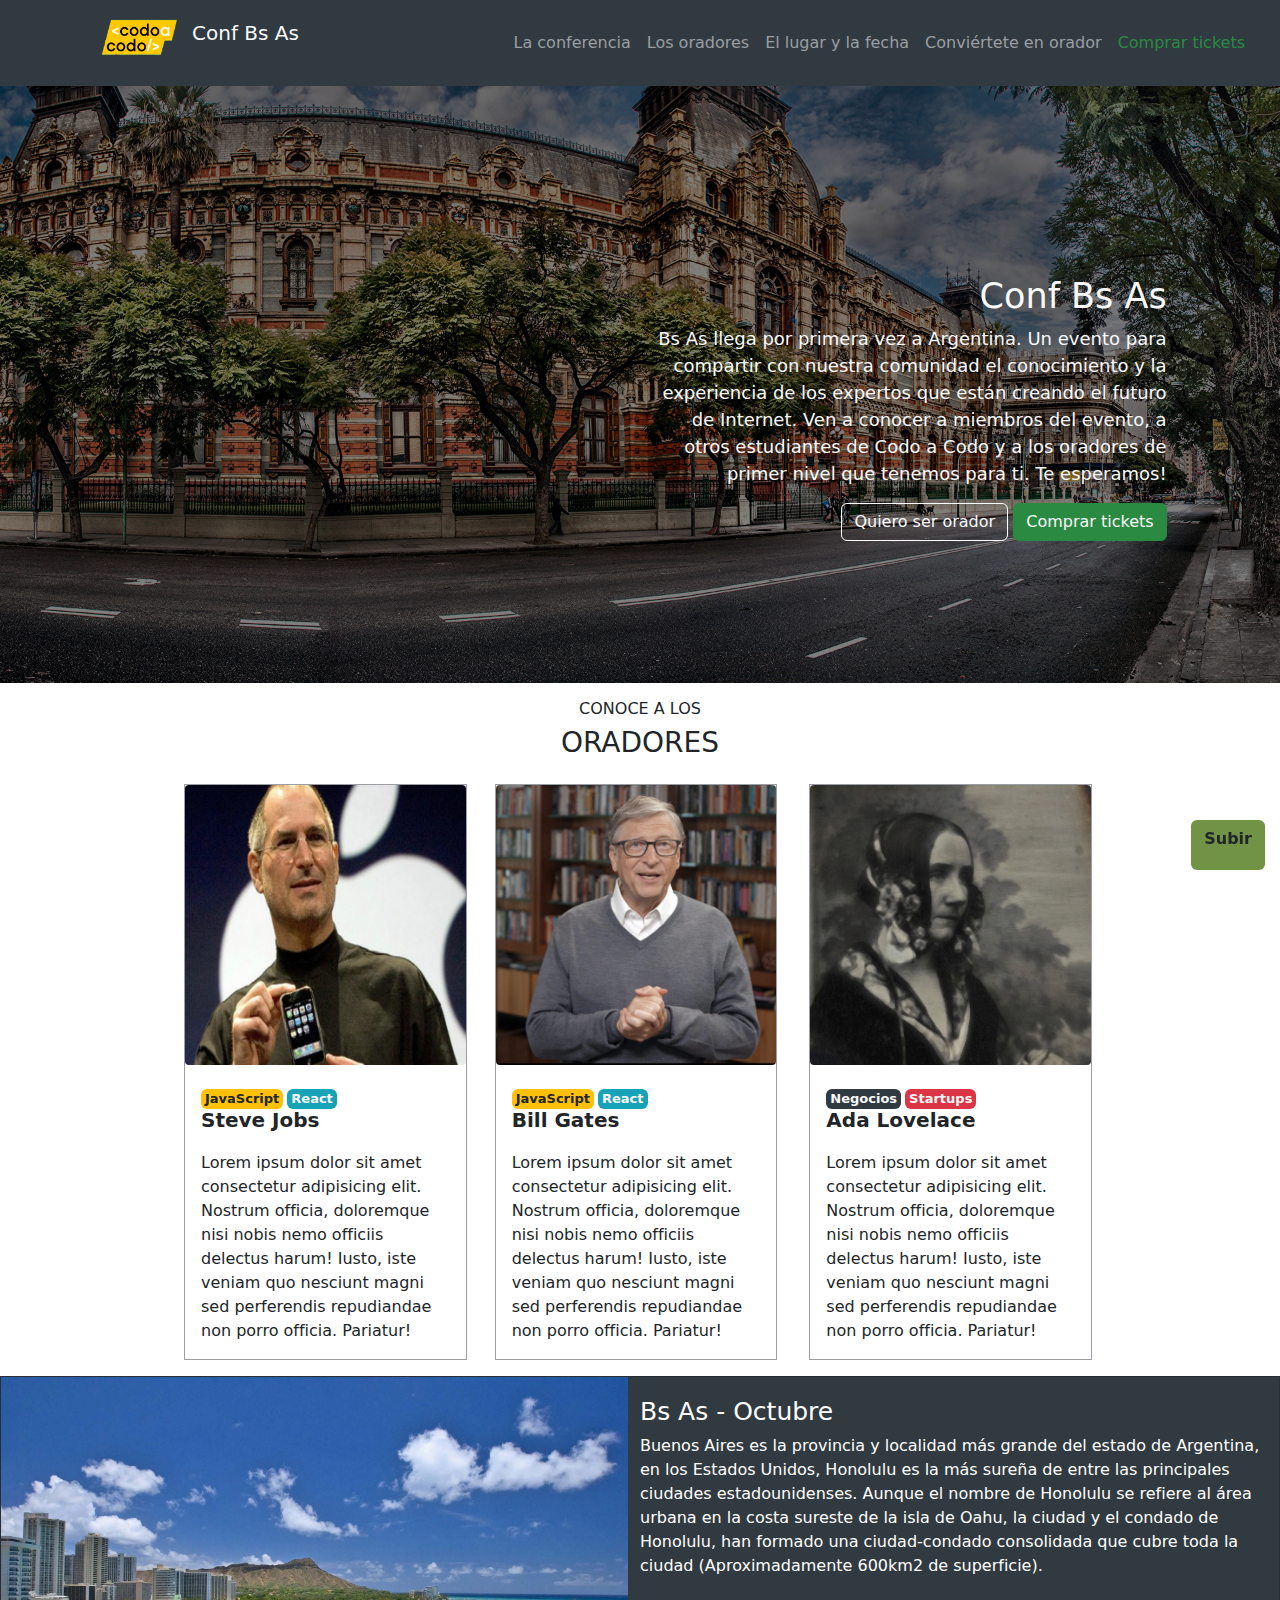
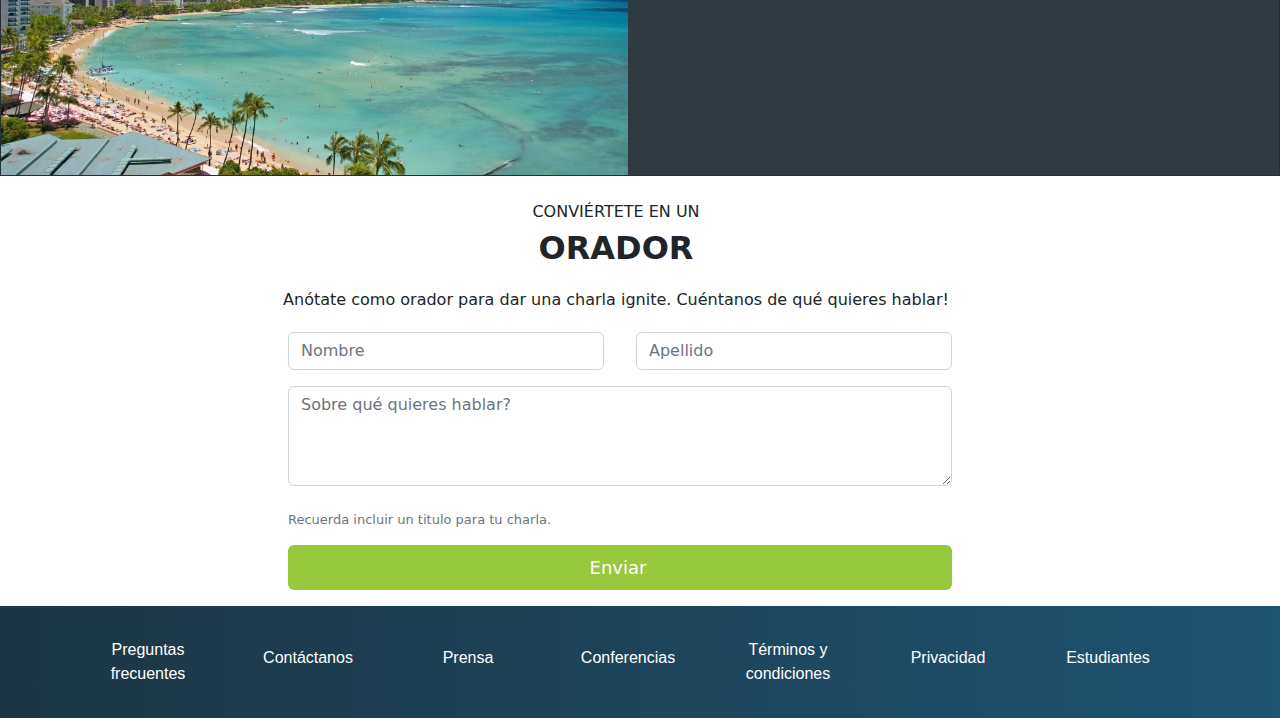
<file: index.html>
<!DOCTYPE html>
<html lang="es">
  <head>
    <meta charset="UTF-8">
    <meta http-equiv="X-UA-Compatible" content="IE=edge">
    <meta name="Descripcion" content="Trabajo integrador">
    <meta name="viewport" content="width=device-width, initial-scale=1.0">
    <link rel="stylesheet" href="./scss/custom.css">
    <link rel="preconnect" href="https://fonts.googleapis.com">
    <link rel="preconnect" href="https://fonts.gstatic.com" crossorigin>
    <link href="https://fonts.googleapis.com/css2?family=Oswald:wght@300&family=Poppins:wght@500&family=Roboto:wght@300&family=Scada&display=swap" rel="stylesheet">
    <title>Integrador</title>
  </head>
  <body class="body">
    <script src="/lib/bootstrap/dist/js/bootstrap.min.js"></script>
    <div class="menu">
      <!-- SECCION "NAVBAR" -->
      <nav class="navbar position-relative navbar-expand-lg">
        <div class="container-fluid">
          <img id="logonav" class="logo postition-absolute" src="./assets/img/codoacodo.png" alt="logo de codo a codo">
          <a id="inicio_conf" class="navbar-brand text-light ps-50px" href="#secmain">Conf Bs As</a>
          <button class="navbar-toggler" type="button" data-bs-toggle="collapse" data-bs-target="#navbarNavAltMarkup" aria-controls="navbarNavAltMarkup" aria-expanded="false" aria-label="Toggle navigation">
            <span class="navbar-toggler-icon"></span>
          </button>
          <div class="collapse navbar-collapse" id="navbarNavAltMarkup">
            <div class="navbar-nav fs-6">
              <a id="la_conf" class="nav-link" aria-current="page" href="#secmain">La conferencia</a>
              <a id="los_oradores" class="nav-link" href="#oradores">Los oradores</a>
              <a id="el_lyf" class="nav-link" href="#lugyfec">El lugar y la fecha</a>
              <a id="conv_en_orador" class="nav-link" href="#conv_orador">Conviértete en orador</a>
              <a id="link_comp_tickets" class="nav-link" href="https://viprototype.github.io/Compra-de-tickets/" target="_blank">Comprar tickets</a>
            </div>
          </div>  
        </div>     
      </nav>
    </div>
    <!-- SECCION PRINCIPAL "CONF BS AS" -->
    <section id="secmain" class="seccionprincipal position-relative">
      <div class="body-background img-fluid" style="background-image: url('./assets/img/ba1.jpg'); height: 597px; background-position: bottom; background-size: cover; position: relative;">
        <div class="mascara postition-absolute" style="background-color: rgba(0, 0, 0, 0.5); height: 597px; background-position: center; background-size: cover;">
            <div class="cont_flex postition-absolute text-light text-end bottom-30">
              <h1 class="main">
                Conf Bs As
              </h1>
              <p class="mainconf">
                Bs As llega por primera vez a Argentina. Un evento para compartir con nuestra comunidad el  conocimiento y la experiencia de los expertos que están creando el futuro de Internet. Ven a conocer a miembros del evento, a otros estudiantes de Codo a Codo y a los oradores de primer nivel  que tenemos para ti. Te esperamos!
              </p>
              <div class="botones">
                <a id="btn_conv_orador" class="btn link-light" style="border-color: white;" href="#conv_orador" role="button">Quiero ser orador</a>
                <a class="btn btn-primary link-light" href="https://viprototype.github.io/Compra-de-tickets/" target="_blank" role="button">Comprar tickets</a>
              </div>
            </div>
        </div>
      </div>
    </section>
    <!-- SECCION "ORADORES" -->
    <div id="oradores" class="oradores container-fluid position-relative">
      <div class="text-center p-3 postition-absolute">
        <h3 class="fs-6">
          CONOCE A LOS
        </h3>
        <h3 class="fs-3 pt-0">
          ORADORES
        </h3>
      </div>
      <div id="row_cards" class="row postition-absolute">
        <div id="col_steve" class="col mb-3">
          <div class="card1 border border-success">
            <img src="./assets/img/steve1.jpg" class="img-fluid rounded-1 d-flex justify-content-center" alt="steve_jobs">
            <div class="d-flex pt-3" style="font-size: small; margin-bottom: -20px;">
              <p class="ms-3 me-1 mt-2 px-3 bg-warning rounded-2 pe-1 ps-1 fw-bold">
                JavaScript
              </p>
              <p class="mt-2 px-3 bg-info rounded-2 pe-1 ps-1 fw-bold text-light">
                React
              </p>
            </div>
            <p class="px-3 fw-semibold fs-5">
              Steve Jobs
            </p>
            <p id="texto_steve" class="px-3">Lorem ipsum dolor sit amet consectetur adipisicing elit. Nostrum officia, doloremque nisi nobis nemo officiis delectus harum! Iusto, iste veniam quo nesciunt magni sed perferendis repudiandae non porro officia. Pariatur!
            </p>
          </div> 
        </div>
        <div class="col px-3 mb-3">
          <div class="card2 border border-success">
            <img src="./assets/img/bill.jpg" class="img-fluid rounded-1 d-flex justify-content-center" alt="bill">
            <div class="d-flex pt-3" style="font-size: small; margin-bottom: -20px;">
              <p class="ms-3 me-1 mt-2 px-3 bg-warning rounded-2 pe-1 ps-1 fw-bold">
                JavaScript
              </p>
              <p class="mt-2 px-3 bg-info rounded-2 pe-1 ps-1 fw-bold text-light">
                React
              </p>
            </div>
            <p class="px-3 fw-semibold fs-5">
              Bill Gates
            </p>
            <p id="texto_bill" class="px-3">Lorem ipsum dolor sit amet consectetur adipisicing elit. Nostrum officia, doloremque nisi nobis nemo officiis delectus harum! Iusto, iste veniam quo nesciunt magni sed perferendis repudiandae non porro officia. Pariatur!
            </p>
          </div>
        </div>
        <div class="col px-3 mb-3">
          <div class="card3 border border-success">
            <img src="./assets/img/ada.jpeg" class="img-fluid rounded-1 d-flex justify-content-center" alt="ada_lovelace">
            <div class="d-flex pt-3" style="font-size: small; margin-bottom: -20px;">
              <p class="ms-3 me-1 mt-2 px-3 bg-secondary rounded-2 pe-1 ps-1 fw-bold text-light">
                Negocios
              </p>
              <p class="mt-2 px-3 bg-danger rounded-2 pe-1 ps-1 fw-bold text-light">
                Startups
              </p>
            </div>
            <p class="px-3 fw-semibold fs-5">
              Ada Lovelace
            </p>
            <p id="texto_ada" class="px-3">Lorem ipsum dolor sit amet consectetur adipisicing elit. Nostrum officia, doloremque nisi nobis nemo officiis delectus harum! Iusto, iste veniam quo nesciunt magni sed perferendis repudiandae non porro officia. Pariatur!
            </p>
          </div> 
        </div>
      </div>
    </div>
    <!-- SECCION "EL LUGAR Y LA FECHA" -->
    <div id="lugyfec" class="lugaryfecha position-relative p-0">
      <div class="card postition-absolute text-bg-secondary mb-3 mx-0 rounded-0">
        <div id="row_lyf" class="row w-100 mx-0 p-0 d-flex">
          <div class="col p-0 m-0">
            <img id="honolulu" class="honolulu img-fluid mx-0 w-100" src="./assets/img/honolulu.jpg" alt="honolulu">
          </div>
          <div id="col_texto_lyf" class="col text-start border-top border-secondary d-flex">
            <p class="titulolyf mb-1 postition-absolute">
              Bs As - Octubre
            </p>
            <p>
              Buenos Aires es la provincia y localidad más grande del estado de Argentina, en los Estados Unidos, Honolulu es la más sureña de entre las principales ciudades estadounidenses. Aunque el nombre de Honolulu se refiere al área urbana en la costa sureste de la isla de Oahu, la ciudad y el condado de Honolulu, han formado una ciudad-condado consolidada que cubre toda la ciudad (Aproximadamente 600km2 de superficie).
            </p>  
          </div>
        </div>
      </div>
    </div>
    <!-- SECCION "CONVIERTETE EN ORADOR" -->
    <div id="conv_orador">
      <div id="texto_conv_orador" class="conv_orador text-center">
        <p class="texto_convertirse fs-6 pt-2">CONVIÉRTETE EN UN<br><span class="texto_orador fs-2 fw-semibold">ORADOR</span></p>
        <p class="texto_mensaje">Anótate como orador para dar una <span class="texto_dotted">charla ignite</span>. Cuéntanos de qué quieres hablar!</p>
      </div>
      <div id="row_conv_orador" class="row container-fluid">
        <div id="form_conv_orador_flex" class="form-floating">
          <div class="col pt-1 pe-3">
            <input type="text" class="form-control" placeholder="Nombre" aria-label="Nombre">
          </div>
          <div class="col pt-1 ps-3">
            <input type="text" class="form-control" placeholder="Apellido" aria-label="Apellido">
          </div>
        </div> 
        <div>
          <textarea class="form-control" placeholder="Sobre qué quieres hablar?" id="floatingTextarea2" style="height: 100px"></textarea>
          <label for="floatingTextarea2" class="textarea text-muted"></label>
          <p class="recordatorio text-muted">Recuerda incluir un titulo para tu charla.</p>
          <input id="enviar" class="btn" type="submit" value="Enviar">
        </div>
      </div>
    </div>
    <!-- SECCION "FOOTER" -->
    <div id="secfooter" class="secfooter">
      <footer id="footer" class="card-footer mt-3 text-center">
        <div id="row_footer_flex" class="row w-100">
          <div class="col">
            <a id="preguntasfrec" href="#" class="enlace">Preguntas frecuentes</a>
          </div>
          <div class="col pt-2">
            <a id="contactanos" href="#" class="enlace">Contáctanos</a>
          </div>
          <div class="col pt-2">
            <a id="prensa" href="#" class="enlace">Prensa</a>
          </div>
          <div class="col pt-2">
            <a id="conferencias" href="#" class="enlace">Conferencias</a>
          </div>
          <div class="col">
            <a id="termycond" href="#" class="enlace">Términos y condiciones</a>
          </div>
          <div class="col pt-2">
            <a id="privacidad" href="#" class="enlace">Privacidad</a>
          </div>
          <div class="col pt-2">
            <a id="estudiantes" href="#" class="enlace">Estudiantes</a>
          </div>
        </div>
      </footer>
    </div>
    <a href="https://viprototype.github.io/Integrador-22556-Dominguez-Victor/" class="btn" id="subir">Subir</a>
  </body>
</file>
<file: scss/custom.css>
@charset "UTF-8";
/* 1.-Patrones de color */
/* 2.-Modificación de variables en bootstrap */
/* 3.-UBICACION DEL LOGO, INICIO Y NAV */
.body {
  width: auto;
  margin-right: 0;
  padding-right: 0;
}

#subir {
  text-align: center;
  font-weight: bolder;
  background-color: #719346;
  position: fixed;
  bottom: 30px;
  display: block;
  height: 50px;
  right: 15px;
  width: auto;
}

.navbar {
  background: #313a40;
  width: auto;
}

#la_conf:hover, #los_oradores:hover, #el_lyf:hover, #conv_en_orador:hover {
  color: white;
}

#link_comp_tickets:hover {
  color: #93cb3e;
}

#link_comp_tickets:active {
  color: #719346;
}

#la_conf, #los_oradores, #el_lyf, #conv_en_orador {
  color: #9b9ea3;
}

#link_comp_tickets {
  color: #2b8a42;
}

img.logo {
  width: 180px;
  margin-bottom: 10px;
  padding-left: 2cm;
}

a.navbar-brand {
  font-size: 20px;
}

.navbar-brand {
  margin-bottom: 20px;
}

div.navbar-nav {
  padding-left: 20%;
}

/* PERSONALIZACION DE LA PARTE PRINCIPAL */
div.cont_flex {
  padding-top: 5cm;
  padding-left: 15cm;
  padding-right: 3cm;
  margin: auto;
  display: flex;
  flex-direction: column;
}

#btn_conv_orador:hover {
  color: white;
  background-color: gray;
}

/* SECCION ORADORES */
#row_cards {
  display: flex;
  margin-right: 10rem;
  margin-left: 10rem;
}

div.cont_flex_oradores {
  display: flex;
}

h1.main, .main.h1 {
  font-size: 35px;
}

p.mainconf {
  font-size: 18px;
  padding-left: 2cm;
}

/* SECCION LUGAR Y FECHA */
section.lugaryfecha {
  padding-top: 1.5cm;
}

#row {
  padding-left: 0cm;
  margin-right: 1cm;
}

#honolulu {
  background-image: url("../assets/img/honolulu.jpg");
  background-size: 50%;
}

#col_texto_lyf {
  display: flex;
  flex-direction: column;
}

p.titulolyf {
  font-size: 25px;
  font-weight: 500;
  padding-top: 0.4cm;
}

/* SECCION CONVIERTETE EN ORADOR */
#texto_conv_orador {
  display: flex;
  flex-direction: column;
  padding-right: 3rem;
}

#form_conv_orador_flex {
  margin-bottom: 1rem;
  display: flex;
  flex-direction: row;
}

#row_conv_orador {
  display: flex;
  padding-left: 18rem;
  padding-right: 19rem;
}

p.recordatorio {
  font-size: small;
}

#enviar {
  width: 100%;
  color: white;
  background-color: #96c93e;
  font-size: large;
  text-align: center;
  margin: 0;
  padding-top: 0.5rem;
  padding-bottom: 0.5rem;
  padding-right: 1rem;
}

/* FOOTER */
#footer {
  background-size: 100%;
  background: linear-gradient(to right, #1c3643, #1e5372);
  width: 100%;
  height: 100%;
  padding-top: 2rem;
  padding-bottom: 2rem;
  position: relative;
}

#row_footer_flex {
  display: flex;
  flex-direction: row;
  padding-right: 5rem;
  padding-left: 5rem;
}

#preguntasfrec, #contactanos, #prensa, #conferencias, #termycond, #privacidad, #estudiantes {
  font-weight: 400;
  font-size: 1rem;
  text-decoration: none;
  font-family: "Segoe UI", Tahoma, Geneva, Verdana, sans-serif;
  color: white;
}

/* PAGINA DE COMPRA DE TICKETS */
#card_group_compra {
  padding-top: 2rem;
  padding-right: 10rem;
  padding-left: 10rem;
}

#container_estudiante {
  padding-top: 1rem;
}

#card_estudiante {
  border-radius: 0;
  border-color: #4972a5;
}

#container_trainee {
  padding-top: 1rem;
}

#card_trainee {
  border-radius: 0;
  border-color: #90b6ba;
}

#container_junior {
  padding-top: 1rem;
}

#card_junior {
  border-radius: 0;
  border-color: #d5be7a;
}

#col_nombre, #col_cantidad {
  padding-right: 0.5;
  padding-left: 0;
}

#col_apellido, #col_categoria {
  padding-right: 0;
  padding-left: 0.5;
}

#row_resumen_total {
  padding-top: 2rem;
}

#resumen_total {
  background-color: #cce5ff;
}

#botones {
  padding-top: 2rem;
}

#reset {
  display: inline;
  width: 100%;
  background-color: #96c93e;
}

#col_boton_borrar {
  padding-right: 0%;
  padding-left: 0%;
  margin-right: 0.8rem;
  margin-left: 0%;
}

#resumen {
  display: inline;
  width: 100%;
  background-color: #96c93e;
}

#col_boton_resumen {
  padding-right: 0%;
  padding-left: 0%;
  margin-right: 0%;
  margin-left: 0.8rem;
}

/* RESPONSIVE CELULARES */
@media (max-width: 420px) {
  /* NAV Y SECCION PRINCIPAL CELULAR */
  #logonav {
    margin: 0;
    padding: 0;
    width: 35%;
  }
  #inicio_conf {
    padding-right: 3rem;
  }
  div.cont_flex {
    padding-top: 5rem;
    padding-left: 1rem;
    padding-right: 1rem;
    margin: auto;
    display: flex;
    flex-direction: column;
  }
  /* SECCION ORADORES CELULAR */
  #row_cards {
    display: flex;
    width: auto;
    height: auto;
    flex-direction: column;
    margin: 0;
  }
  #texto_steve, #texto_bill, #texto_ada {
    font-size: x-large;
  }
  /* SECCION LUGAR Y FECHA CELULAR */
  #row_lyf {
    display: flex;
    flex-direction: column;
  }
  #col_texto_lyf {
    font-size: 22px;
    padding-right: 1rem;
    padding-left: 1.5rem;
    display: flex;
    flex-direction: column;
  }
  /* SECCION CONVIERTETE EN ORADOR CELULARES */
  div#row_conv_orador {
    display: flex;
    flex-direction: column;
    padding: 0rem;
    margin: 0rem;
  }
  #texto_conv_orador p {
    display: flex;
    flex-direction: column;
    padding-left: 3rem;
  }
  #form_conv_orador_flex {
    margin-bottom: 1rem;
    display: flex;
    flex-direction: row;
  }
  /* SECCION FOOTER CELULARES */
  div#row_footer_flex {
    display: flex;
    flex-direction: row;
    text-align: left;
    padding-right: 1rem;
    padding-left: 1rem;
    margin: 0;
  }
}
/* FIN RESPONSIVE CELULARES */
/* RESPONSIVE TABLETS */
@media (max-width: 992px) {
  /* NAV Y SECCION PRINCIPAL TABLETS */
  #logonav {
    margin: 0;
    padding: 0;
    width: 35%;
  }
  #inicio_conf {
    padding-right: 3rem;
  }
  div.cont_flex {
    padding-top: 5rem;
    padding-left: 1rem;
    padding-right: 1rem;
    margin: auto;
    display: flex;
    flex-direction: column;
  }
  /* SECCION ORADORES TABLETS */
  #row_cards {
    display: flex;
    width: auto;
    height: auto;
    flex-direction: column;
    margin: 0;
  }
  #texto_steve, #texto_bill, #texto_ada {
    font-size: x-large;
  }
  /* SECCION LUGAR Y FECHA TABLETS */
  #row_lyf {
    display: flex;
    flex-direction: column;
  }
  #col_texto_lyf {
    font-size: 22px;
    padding-right: 1rem;
    padding-left: 1.5rem;
    display: flex;
    flex-direction: column;
  }
  /* SECCION CONVIERTETE EN ORADOR TABLETS */
  div#row_conv_orador {
    display: flex;
    flex-direction: column;
    padding: 0rem;
    margin: 0rem;
  }
  #texto_conv_orador p {
    display: flex;
    flex-direction: column;
    padding-left: 3rem;
  }
  #form_conv_orador_flex {
    margin-bottom: 1rem;
    display: flex;
    flex-direction: row;
  }
  /* SECCION FOOTER TABLETS */
  div#row_footer_flex {
    display: flex;
    flex-direction: row;
    text-align: left;
    padding-right: 1rem;
    padding-left: 1rem;
    margin: 0;
  }
}
/* FIN RESPONSIVE TABLETS */
/*!
 * Bootstrap  v5.2.1 (https://getbootstrap.com/)
 * Copyright 2011-2022 The Bootstrap Authors
 * Copyright 2011-2022 Twitter, Inc.
 * Licensed under MIT (https://github.com/twbs/bootstrap/blob/main/LICENSE)
 */
:root {
  --bs-blue: #0d6efd;
  --bs-indigo: #6610f2;
  --bs-purple: #6f42c1;
  --bs-pink: #d63384;
  --bs-red: #dc3545;
  --bs-orange: #fd7e14;
  --bs-yellow: #ffc107;
  --bs-green: #198754;
  --bs-teal: #20c997;
  --bs-cyan: #0dcaf0;
  --bs-black: #000;
  --bs-white: #fff;
  --bs-gray: #6c757d;
  --bs-gray-dark: #343a40;
  --bs-gray-100: #f8f9fa;
  --bs-gray-200: #e9ecef;
  --bs-gray-300: #dee2e6;
  --bs-gray-400: #ced4da;
  --bs-gray-500: #adb5bd;
  --bs-gray-600: #6c757d;
  --bs-gray-700: #495057;
  --bs-gray-800: #343a40;
  --bs-gray-900: #212529;
  --bs-primary: #2b8a42;
  --bs-secondary: #313a40;
  --bs-success: #9b9ea3;
  --bs-info: #17a2b7;
  --bs-warning: #fec107;
  --bs-danger: #dc3545;
  --bs-light: #f8f9fa;
  --bs-dark: #212529;
  --bs-primary-rgb: 43, 138, 66;
  --bs-secondary-rgb: 49, 58, 64;
  --bs-success-rgb: 155, 158, 163;
  --bs-info-rgb: 23, 162, 183;
  --bs-warning-rgb: 254, 193, 7;
  --bs-danger-rgb: 220, 53, 69;
  --bs-light-rgb: 248, 249, 250;
  --bs-dark-rgb: 33, 37, 41;
  --bs-white-rgb: 255, 255, 255;
  --bs-black-rgb: 0, 0, 0;
  --bs-body-color-rgb: 33, 37, 41;
  --bs-body-bg-rgb: 255, 255, 255;
  --bs-font-sans-serif: system-ui, -apple-system, "Segoe UI", Roboto, "Helvetica Neue", "Noto Sans", "Liberation Sans", Arial, sans-serif, "Apple Color Emoji", "Segoe UI Emoji", "Segoe UI Symbol", "Noto Color Emoji";
  --bs-font-monospace: SFMono-Regular, Menlo, Monaco, Consolas, "Liberation Mono", "Courier New", monospace;
  --bs-gradient: linear-gradient(180deg, rgba(255, 255, 255, 0.15), rgba(255, 255, 255, 0));
  --bs-body-font-family: var(--bs-font-sans-serif);
  --bs-body-font-size: 1rem;
  --bs-body-font-weight: 400;
  --bs-body-line-height: 1.5;
  --bs-body-color: #212529;
  --bs-body-bg: #fff;
  --bs-border-width: 1px;
  --bs-border-style: solid;
  --bs-border-color: #dee2e6;
  --bs-border-color-translucent: rgba(0, 0, 0, 0.175);
  --bs-border-radius: 0.375rem;
  --bs-border-radius-sm: 0.25rem;
  --bs-border-radius-lg: 0.5rem;
  --bs-border-radius-xl: 1rem;
  --bs-border-radius-2xl: 2rem;
  --bs-border-radius-pill: 50rem;
  --bs-link-color: #2b8a42;
  --bs-link-hover-color: #226e35;
  --bs-code-color: #d63384;
  --bs-highlight-bg: #fff3cd;
}

*,
*::before,
*::after {
  box-sizing: border-box;
}

@media (prefers-reduced-motion: no-preference) {
  :root {
    scroll-behavior: smooth;
  }
}

body {
  margin: 0;
  font-family: var(--bs-body-font-family);
  font-size: var(--bs-body-font-size);
  font-weight: var(--bs-body-font-weight);
  line-height: var(--bs-body-line-height);
  color: var(--bs-body-color);
  text-align: var(--bs-body-text-align);
  background-color: var(--bs-body-bg);
  -webkit-text-size-adjust: 100%;
  -webkit-tap-highlight-color: rgba(0, 0, 0, 0);
}

hr {
  margin: 1rem 0;
  color: inherit;
  border: 0;
  border-top: 1px solid;
  opacity: 0.25;
}

h6, .h6, h5, .h5, h4, .h4, h3, .h3, h2, .h2, h1, .h1 {
  margin-top: 0;
  margin-bottom: 0.5rem;
  font-weight: 500;
  line-height: 1.2;
}

h1, .h1 {
  font-size: calc(1.375rem + 1.5vw);
}
@media (min-width: 1200px) {
  h1, .h1 {
    font-size: 2.5rem;
  }
}

h2, .h2 {
  font-size: calc(1.325rem + 0.9vw);
}
@media (min-width: 1200px) {
  h2, .h2 {
    font-size: 2rem;
  }
}

h3, .h3 {
  font-size: calc(1.3rem + 0.6vw);
}
@media (min-width: 1200px) {
  h3, .h3 {
    font-size: 1.75rem;
  }
}

h4, .h4 {
  font-size: calc(1.275rem + 0.3vw);
}
@media (min-width: 1200px) {
  h4, .h4 {
    font-size: 1.5rem;
  }
}

h5, .h5 {
  font-size: 1.25rem;
}

h6, .h6 {
  font-size: 1rem;
}

p {
  margin-top: 0;
  margin-bottom: 1rem;
}

abbr[title] {
  -webkit-text-decoration: underline dotted;
          text-decoration: underline dotted;
  cursor: help;
  -webkit-text-decoration-skip-ink: none;
          text-decoration-skip-ink: none;
}

address {
  margin-bottom: 1rem;
  font-style: normal;
  line-height: inherit;
}

ol,
ul {
  padding-left: 2rem;
}

ol,
ul,
dl {
  margin-top: 0;
  margin-bottom: 1rem;
}

ol ol,
ul ul,
ol ul,
ul ol {
  margin-bottom: 0;
}

dt {
  font-weight: 700;
}

dd {
  margin-bottom: 0.5rem;
  margin-left: 0;
}

blockquote {
  margin: 0 0 1rem;
}

b,
strong {
  font-weight: bolder;
}

small, .small {
  font-size: 0.875em;
}

mark, .mark {
  padding: 0.1875em;
  background-color: var(--bs-highlight-bg);
}

sub,
sup {
  position: relative;
  font-size: 0.75em;
  line-height: 0;
  vertical-align: baseline;
}

sub {
  bottom: -0.25em;
}

sup {
  top: -0.5em;
}

a {
  color: var(--bs-link-color);
  text-decoration: underline;
}
a:hover {
  color: var(--bs-link-hover-color);
}

a:not([href]):not([class]), a:not([href]):not([class]):hover {
  color: inherit;
  text-decoration: none;
}

pre,
code,
kbd,
samp {
  font-family: var(--bs-font-monospace);
  font-size: 1em;
}

pre {
  display: block;
  margin-top: 0;
  margin-bottom: 1rem;
  overflow: auto;
  font-size: 0.875em;
}
pre code {
  font-size: inherit;
  color: inherit;
  word-break: normal;
}

code {
  font-size: 0.875em;
  color: var(--bs-code-color);
  word-wrap: break-word;
}
a > code {
  color: inherit;
}

kbd {
  padding: 0.1875rem 0.375rem;
  font-size: 0.875em;
  color: var(--bs-body-bg);
  background-color: var(--bs-body-color);
  border-radius: 0.25rem;
}
kbd kbd {
  padding: 0;
  font-size: 1em;
}

figure {
  margin: 0 0 1rem;
}

img,
svg {
  vertical-align: middle;
}

table {
  caption-side: bottom;
  border-collapse: collapse;
}

caption {
  padding-top: 0.5rem;
  padding-bottom: 0.5rem;
  color: #6c757d;
  text-align: left;
}

th {
  text-align: inherit;
  text-align: -webkit-match-parent;
}

thead,
tbody,
tfoot,
tr,
td,
th {
  border-color: inherit;
  border-style: solid;
  border-width: 0;
}

label {
  display: inline-block;
}

button {
  border-radius: 0;
}

button:focus:not(:focus-visible) {
  outline: 0;
}

input,
button,
select,
optgroup,
textarea {
  margin: 0;
  font-family: inherit;
  font-size: inherit;
  line-height: inherit;
}

button,
select {
  text-transform: none;
}

[role=button] {
  cursor: pointer;
}

select {
  word-wrap: normal;
}
select:disabled {
  opacity: 1;
}

[list]:not([type=date]):not([type=datetime-local]):not([type=month]):not([type=week]):not([type=time])::-webkit-calendar-picker-indicator {
  display: none !important;
}

button,
[type=button],
[type=reset],
[type=submit] {
  -webkit-appearance: button;
}
button:not(:disabled),
[type=button]:not(:disabled),
[type=reset]:not(:disabled),
[type=submit]:not(:disabled) {
  cursor: pointer;
}

::-moz-focus-inner {
  padding: 0;
  border-style: none;
}

textarea {
  resize: vertical;
}

fieldset {
  min-width: 0;
  padding: 0;
  margin: 0;
  border: 0;
}

legend {
  float: left;
  width: 100%;
  padding: 0;
  margin-bottom: 0.5rem;
  font-size: calc(1.275rem + 0.3vw);
  line-height: inherit;
}
@media (min-width: 1200px) {
  legend {
    font-size: 1.5rem;
  }
}
legend + * {
  clear: left;
}

::-webkit-datetime-edit-fields-wrapper,
::-webkit-datetime-edit-text,
::-webkit-datetime-edit-minute,
::-webkit-datetime-edit-hour-field,
::-webkit-datetime-edit-day-field,
::-webkit-datetime-edit-month-field,
::-webkit-datetime-edit-year-field {
  padding: 0;
}

::-webkit-inner-spin-button {
  height: auto;
}

[type=search] {
  outline-offset: -2px;
  -webkit-appearance: textfield;
}

/* rtl:raw:
[type="tel"],
[type="url"],
[type="email"],
[type="number"] {
  direction: ltr;
}
*/
::-webkit-search-decoration {
  -webkit-appearance: none;
}

::-webkit-color-swatch-wrapper {
  padding: 0;
}

::-webkit-file-upload-button {
  font: inherit;
  -webkit-appearance: button;
}

::file-selector-button {
  font: inherit;
  -webkit-appearance: button;
}

output {
  display: inline-block;
}

iframe {
  border: 0;
}

summary {
  display: list-item;
  cursor: pointer;
}

progress {
  vertical-align: baseline;
}

[hidden] {
  display: none !important;
}

.lead {
  font-size: 1.25rem;
  font-weight: 300;
}

.display-1 {
  font-size: calc(1.625rem + 4.5vw);
  font-weight: 300;
  line-height: 1.2;
}
@media (min-width: 1200px) {
  .display-1 {
    font-size: 5rem;
  }
}

.display-2 {
  font-size: calc(1.575rem + 3.9vw);
  font-weight: 300;
  line-height: 1.2;
}
@media (min-width: 1200px) {
  .display-2 {
    font-size: 4.5rem;
  }
}

.display-3 {
  font-size: calc(1.525rem + 3.3vw);
  font-weight: 300;
  line-height: 1.2;
}
@media (min-width: 1200px) {
  .display-3 {
    font-size: 4rem;
  }
}

.display-4 {
  font-size: calc(1.475rem + 2.7vw);
  font-weight: 300;
  line-height: 1.2;
}
@media (min-width: 1200px) {
  .display-4 {
    font-size: 3.5rem;
  }
}

.display-5 {
  font-size: calc(1.425rem + 2.1vw);
  font-weight: 300;
  line-height: 1.2;
}
@media (min-width: 1200px) {
  .display-5 {
    font-size: 3rem;
  }
}

.display-6 {
  font-size: calc(1.375rem + 1.5vw);
  font-weight: 300;
  line-height: 1.2;
}
@media (min-width: 1200px) {
  .display-6 {
    font-size: 2.5rem;
  }
}

.list-unstyled {
  padding-left: 0;
  list-style: none;
}

.list-inline {
  padding-left: 0;
  list-style: none;
}

.list-inline-item {
  display: inline-block;
}
.list-inline-item:not(:last-child) {
  margin-right: 0.5rem;
}

.initialism {
  font-size: 0.875em;
  text-transform: uppercase;
}

.blockquote {
  margin-bottom: 1rem;
  font-size: 1.25rem;
}
.blockquote > :last-child {
  margin-bottom: 0;
}

.blockquote-footer {
  margin-top: -1rem;
  margin-bottom: 1rem;
  font-size: 0.875em;
  color: #6c757d;
}
.blockquote-footer::before {
  content: "— ";
}

.img-fluid {
  max-width: 100%;
  height: auto;
}

.img-thumbnail {
  padding: 0.25rem;
  background-color: #fff;
  border: 1px solid var(--bs-border-color);
  border-radius: 0.375rem;
  max-width: 100%;
  height: auto;
}

.figure {
  display: inline-block;
}

.figure-img {
  margin-bottom: 0.5rem;
  line-height: 1;
}

.figure-caption {
  font-size: 0.875em;
  color: #6c757d;
}

.container,
.container-fluid,
.container-xxl,
.container-xl,
.container-lg,
.container-md,
.container-sm {
  --bs-gutter-x: 1.5rem;
  --bs-gutter-y: 0;
  width: 100%;
  padding-right: calc(var(--bs-gutter-x) * 0.5);
  padding-left: calc(var(--bs-gutter-x) * 0.5);
  margin-right: auto;
  margin-left: auto;
}

@media (min-width: 576px) {
  .container-sm, .container {
    max-width: 540px;
  }
}
@media (min-width: 768px) {
  .container-md, .container-sm, .container {
    max-width: 720px;
  }
}
@media (min-width: 992px) {
  .container-lg, .container-md, .container-sm, .container {
    max-width: 960px;
  }
}
@media (min-width: 1200px) {
  .container-xl, .container-lg, .container-md, .container-sm, .container {
    max-width: 1140px;
  }
}
@media (min-width: 1400px) {
  .container-xxl, .container-xl, .container-lg, .container-md, .container-sm, .container {
    max-width: 1320px;
  }
}
.row {
  --bs-gutter-x: 1.5rem;
  --bs-gutter-y: 0;
  display: flex;
  flex-wrap: wrap;
  margin-top: calc(-1 * var(--bs-gutter-y));
  margin-right: calc(-0.5 * var(--bs-gutter-x));
  margin-left: calc(-0.5 * var(--bs-gutter-x));
}
.row > * {
  flex-shrink: 0;
  width: 100%;
  max-width: 100%;
  padding-right: calc(var(--bs-gutter-x) * 0.5);
  padding-left: calc(var(--bs-gutter-x) * 0.5);
  margin-top: var(--bs-gutter-y);
}

.col {
  flex: 1 0 0%;
}

.row-cols-auto > * {
  flex: 0 0 auto;
  width: auto;
}

.row-cols-1 > * {
  flex: 0 0 auto;
  width: 100%;
}

.row-cols-2 > * {
  flex: 0 0 auto;
  width: 50%;
}

.row-cols-3 > * {
  flex: 0 0 auto;
  width: 33.3333333333%;
}

.row-cols-4 > * {
  flex: 0 0 auto;
  width: 25%;
}

.row-cols-5 > * {
  flex: 0 0 auto;
  width: 20%;
}

.row-cols-6 > * {
  flex: 0 0 auto;
  width: 16.6666666667%;
}

.col-auto {
  flex: 0 0 auto;
  width: auto;
}

.col-1 {
  flex: 0 0 auto;
  width: 8.33333333%;
}

.col-2 {
  flex: 0 0 auto;
  width: 16.66666667%;
}

.col-3 {
  flex: 0 0 auto;
  width: 25%;
}

.col-4 {
  flex: 0 0 auto;
  width: 33.33333333%;
}

.col-5 {
  flex: 0 0 auto;
  width: 41.66666667%;
}

.col-6 {
  flex: 0 0 auto;
  width: 50%;
}

.col-7 {
  flex: 0 0 auto;
  width: 58.33333333%;
}

.col-8 {
  flex: 0 0 auto;
  width: 66.66666667%;
}

.col-9 {
  flex: 0 0 auto;
  width: 75%;
}

.col-10 {
  flex: 0 0 auto;
  width: 83.33333333%;
}

.col-11 {
  flex: 0 0 auto;
  width: 91.66666667%;
}

.col-12 {
  flex: 0 0 auto;
  width: 100%;
}

.offset-1 {
  margin-left: 8.33333333%;
}

.offset-2 {
  margin-left: 16.66666667%;
}

.offset-3 {
  margin-left: 25%;
}

.offset-4 {
  margin-left: 33.33333333%;
}

.offset-5 {
  margin-left: 41.66666667%;
}

.offset-6 {
  margin-left: 50%;
}

.offset-7 {
  margin-left: 58.33333333%;
}

.offset-8 {
  margin-left: 66.66666667%;
}

.offset-9 {
  margin-left: 75%;
}

.offset-10 {
  margin-left: 83.33333333%;
}

.offset-11 {
  margin-left: 91.66666667%;
}

.g-0,
.gx-0 {
  --bs-gutter-x: 0;
}

.g-0,
.gy-0 {
  --bs-gutter-y: 0;
}

.g-1,
.gx-1 {
  --bs-gutter-x: 0.25rem;
}

.g-1,
.gy-1 {
  --bs-gutter-y: 0.25rem;
}

.g-2,
.gx-2 {
  --bs-gutter-x: 0.5rem;
}

.g-2,
.gy-2 {
  --bs-gutter-y: 0.5rem;
}

.g-3,
.gx-3 {
  --bs-gutter-x: 1rem;
}

.g-3,
.gy-3 {
  --bs-gutter-y: 1rem;
}

.g-4,
.gx-4 {
  --bs-gutter-x: 1.5rem;
}

.g-4,
.gy-4 {
  --bs-gutter-y: 1.5rem;
}

.g-5,
.gx-5 {
  --bs-gutter-x: 7.3rem;
}

.g-5,
.gy-5 {
  --bs-gutter-y: 7.3rem;
}

.g-6,
.gx-6 {
  --bs-gutter-x: 10rem;
}

.g-6,
.gy-6 {
  --bs-gutter-y: 10rem;
}

@media (min-width: 576px) {
  .col-sm {
    flex: 1 0 0%;
  }
  .row-cols-sm-auto > * {
    flex: 0 0 auto;
    width: auto;
  }
  .row-cols-sm-1 > * {
    flex: 0 0 auto;
    width: 100%;
  }
  .row-cols-sm-2 > * {
    flex: 0 0 auto;
    width: 50%;
  }
  .row-cols-sm-3 > * {
    flex: 0 0 auto;
    width: 33.3333333333%;
  }
  .row-cols-sm-4 > * {
    flex: 0 0 auto;
    width: 25%;
  }
  .row-cols-sm-5 > * {
    flex: 0 0 auto;
    width: 20%;
  }
  .row-cols-sm-6 > * {
    flex: 0 0 auto;
    width: 16.6666666667%;
  }
  .col-sm-auto {
    flex: 0 0 auto;
    width: auto;
  }
  .col-sm-1 {
    flex: 0 0 auto;
    width: 8.33333333%;
  }
  .col-sm-2 {
    flex: 0 0 auto;
    width: 16.66666667%;
  }
  .col-sm-3 {
    flex: 0 0 auto;
    width: 25%;
  }
  .col-sm-4 {
    flex: 0 0 auto;
    width: 33.33333333%;
  }
  .col-sm-5 {
    flex: 0 0 auto;
    width: 41.66666667%;
  }
  .col-sm-6 {
    flex: 0 0 auto;
    width: 50%;
  }
  .col-sm-7 {
    flex: 0 0 auto;
    width: 58.33333333%;
  }
  .col-sm-8 {
    flex: 0 0 auto;
    width: 66.66666667%;
  }
  .col-sm-9 {
    flex: 0 0 auto;
    width: 75%;
  }
  .col-sm-10 {
    flex: 0 0 auto;
    width: 83.33333333%;
  }
  .col-sm-11 {
    flex: 0 0 auto;
    width: 91.66666667%;
  }
  .col-sm-12 {
    flex: 0 0 auto;
    width: 100%;
  }
  .offset-sm-0 {
    margin-left: 0;
  }
  .offset-sm-1 {
    margin-left: 8.33333333%;
  }
  .offset-sm-2 {
    margin-left: 16.66666667%;
  }
  .offset-sm-3 {
    margin-left: 25%;
  }
  .offset-sm-4 {
    margin-left: 33.33333333%;
  }
  .offset-sm-5 {
    margin-left: 41.66666667%;
  }
  .offset-sm-6 {
    margin-left: 50%;
  }
  .offset-sm-7 {
    margin-left: 58.33333333%;
  }
  .offset-sm-8 {
    margin-left: 66.66666667%;
  }
  .offset-sm-9 {
    margin-left: 75%;
  }
  .offset-sm-10 {
    margin-left: 83.33333333%;
  }
  .offset-sm-11 {
    margin-left: 91.66666667%;
  }
  .g-sm-0,
.gx-sm-0 {
    --bs-gutter-x: 0;
  }
  .g-sm-0,
.gy-sm-0 {
    --bs-gutter-y: 0;
  }
  .g-sm-1,
.gx-sm-1 {
    --bs-gutter-x: 0.25rem;
  }
  .g-sm-1,
.gy-sm-1 {
    --bs-gutter-y: 0.25rem;
  }
  .g-sm-2,
.gx-sm-2 {
    --bs-gutter-x: 0.5rem;
  }
  .g-sm-2,
.gy-sm-2 {
    --bs-gutter-y: 0.5rem;
  }
  .g-sm-3,
.gx-sm-3 {
    --bs-gutter-x: 1rem;
  }
  .g-sm-3,
.gy-sm-3 {
    --bs-gutter-y: 1rem;
  }
  .g-sm-4,
.gx-sm-4 {
    --bs-gutter-x: 1.5rem;
  }
  .g-sm-4,
.gy-sm-4 {
    --bs-gutter-y: 1.5rem;
  }
  .g-sm-5,
.gx-sm-5 {
    --bs-gutter-x: 7.3rem;
  }
  .g-sm-5,
.gy-sm-5 {
    --bs-gutter-y: 7.3rem;
  }
  .g-sm-6,
.gx-sm-6 {
    --bs-gutter-x: 10rem;
  }
  .g-sm-6,
.gy-sm-6 {
    --bs-gutter-y: 10rem;
  }
}
@media (min-width: 768px) {
  .col-md {
    flex: 1 0 0%;
  }
  .row-cols-md-auto > * {
    flex: 0 0 auto;
    width: auto;
  }
  .row-cols-md-1 > * {
    flex: 0 0 auto;
    width: 100%;
  }
  .row-cols-md-2 > * {
    flex: 0 0 auto;
    width: 50%;
  }
  .row-cols-md-3 > * {
    flex: 0 0 auto;
    width: 33.3333333333%;
  }
  .row-cols-md-4 > * {
    flex: 0 0 auto;
    width: 25%;
  }
  .row-cols-md-5 > * {
    flex: 0 0 auto;
    width: 20%;
  }
  .row-cols-md-6 > * {
    flex: 0 0 auto;
    width: 16.6666666667%;
  }
  .col-md-auto {
    flex: 0 0 auto;
    width: auto;
  }
  .col-md-1 {
    flex: 0 0 auto;
    width: 8.33333333%;
  }
  .col-md-2 {
    flex: 0 0 auto;
    width: 16.66666667%;
  }
  .col-md-3 {
    flex: 0 0 auto;
    width: 25%;
  }
  .col-md-4 {
    flex: 0 0 auto;
    width: 33.33333333%;
  }
  .col-md-5 {
    flex: 0 0 auto;
    width: 41.66666667%;
  }
  .col-md-6 {
    flex: 0 0 auto;
    width: 50%;
  }
  .col-md-7 {
    flex: 0 0 auto;
    width: 58.33333333%;
  }
  .col-md-8 {
    flex: 0 0 auto;
    width: 66.66666667%;
  }
  .col-md-9 {
    flex: 0 0 auto;
    width: 75%;
  }
  .col-md-10 {
    flex: 0 0 auto;
    width: 83.33333333%;
  }
  .col-md-11 {
    flex: 0 0 auto;
    width: 91.66666667%;
  }
  .col-md-12 {
    flex: 0 0 auto;
    width: 100%;
  }
  .offset-md-0 {
    margin-left: 0;
  }
  .offset-md-1 {
    margin-left: 8.33333333%;
  }
  .offset-md-2 {
    margin-left: 16.66666667%;
  }
  .offset-md-3 {
    margin-left: 25%;
  }
  .offset-md-4 {
    margin-left: 33.33333333%;
  }
  .offset-md-5 {
    margin-left: 41.66666667%;
  }
  .offset-md-6 {
    margin-left: 50%;
  }
  .offset-md-7 {
    margin-left: 58.33333333%;
  }
  .offset-md-8 {
    margin-left: 66.66666667%;
  }
  .offset-md-9 {
    margin-left: 75%;
  }
  .offset-md-10 {
    margin-left: 83.33333333%;
  }
  .offset-md-11 {
    margin-left: 91.66666667%;
  }
  .g-md-0,
.gx-md-0 {
    --bs-gutter-x: 0;
  }
  .g-md-0,
.gy-md-0 {
    --bs-gutter-y: 0;
  }
  .g-md-1,
.gx-md-1 {
    --bs-gutter-x: 0.25rem;
  }
  .g-md-1,
.gy-md-1 {
    --bs-gutter-y: 0.25rem;
  }
  .g-md-2,
.gx-md-2 {
    --bs-gutter-x: 0.5rem;
  }
  .g-md-2,
.gy-md-2 {
    --bs-gutter-y: 0.5rem;
  }
  .g-md-3,
.gx-md-3 {
    --bs-gutter-x: 1rem;
  }
  .g-md-3,
.gy-md-3 {
    --bs-gutter-y: 1rem;
  }
  .g-md-4,
.gx-md-4 {
    --bs-gutter-x: 1.5rem;
  }
  .g-md-4,
.gy-md-4 {
    --bs-gutter-y: 1.5rem;
  }
  .g-md-5,
.gx-md-5 {
    --bs-gutter-x: 7.3rem;
  }
  .g-md-5,
.gy-md-5 {
    --bs-gutter-y: 7.3rem;
  }
  .g-md-6,
.gx-md-6 {
    --bs-gutter-x: 10rem;
  }
  .g-md-6,
.gy-md-6 {
    --bs-gutter-y: 10rem;
  }
}
@media (min-width: 992px) {
  .col-lg {
    flex: 1 0 0%;
  }
  .row-cols-lg-auto > * {
    flex: 0 0 auto;
    width: auto;
  }
  .row-cols-lg-1 > * {
    flex: 0 0 auto;
    width: 100%;
  }
  .row-cols-lg-2 > * {
    flex: 0 0 auto;
    width: 50%;
  }
  .row-cols-lg-3 > * {
    flex: 0 0 auto;
    width: 33.3333333333%;
  }
  .row-cols-lg-4 > * {
    flex: 0 0 auto;
    width: 25%;
  }
  .row-cols-lg-5 > * {
    flex: 0 0 auto;
    width: 20%;
  }
  .row-cols-lg-6 > * {
    flex: 0 0 auto;
    width: 16.6666666667%;
  }
  .col-lg-auto {
    flex: 0 0 auto;
    width: auto;
  }
  .col-lg-1 {
    flex: 0 0 auto;
    width: 8.33333333%;
  }
  .col-lg-2 {
    flex: 0 0 auto;
    width: 16.66666667%;
  }
  .col-lg-3 {
    flex: 0 0 auto;
    width: 25%;
  }
  .col-lg-4 {
    flex: 0 0 auto;
    width: 33.33333333%;
  }
  .col-lg-5 {
    flex: 0 0 auto;
    width: 41.66666667%;
  }
  .col-lg-6 {
    flex: 0 0 auto;
    width: 50%;
  }
  .col-lg-7 {
    flex: 0 0 auto;
    width: 58.33333333%;
  }
  .col-lg-8 {
    flex: 0 0 auto;
    width: 66.66666667%;
  }
  .col-lg-9 {
    flex: 0 0 auto;
    width: 75%;
  }
  .col-lg-10 {
    flex: 0 0 auto;
    width: 83.33333333%;
  }
  .col-lg-11 {
    flex: 0 0 auto;
    width: 91.66666667%;
  }
  .col-lg-12 {
    flex: 0 0 auto;
    width: 100%;
  }
  .offset-lg-0 {
    margin-left: 0;
  }
  .offset-lg-1 {
    margin-left: 8.33333333%;
  }
  .offset-lg-2 {
    margin-left: 16.66666667%;
  }
  .offset-lg-3 {
    margin-left: 25%;
  }
  .offset-lg-4 {
    margin-left: 33.33333333%;
  }
  .offset-lg-5 {
    margin-left: 41.66666667%;
  }
  .offset-lg-6 {
    margin-left: 50%;
  }
  .offset-lg-7 {
    margin-left: 58.33333333%;
  }
  .offset-lg-8 {
    margin-left: 66.66666667%;
  }
  .offset-lg-9 {
    margin-left: 75%;
  }
  .offset-lg-10 {
    margin-left: 83.33333333%;
  }
  .offset-lg-11 {
    margin-left: 91.66666667%;
  }
  .g-lg-0,
.gx-lg-0 {
    --bs-gutter-x: 0;
  }
  .g-lg-0,
.gy-lg-0 {
    --bs-gutter-y: 0;
  }
  .g-lg-1,
.gx-lg-1 {
    --bs-gutter-x: 0.25rem;
  }
  .g-lg-1,
.gy-lg-1 {
    --bs-gutter-y: 0.25rem;
  }
  .g-lg-2,
.gx-lg-2 {
    --bs-gutter-x: 0.5rem;
  }
  .g-lg-2,
.gy-lg-2 {
    --bs-gutter-y: 0.5rem;
  }
  .g-lg-3,
.gx-lg-3 {
    --bs-gutter-x: 1rem;
  }
  .g-lg-3,
.gy-lg-3 {
    --bs-gutter-y: 1rem;
  }
  .g-lg-4,
.gx-lg-4 {
    --bs-gutter-x: 1.5rem;
  }
  .g-lg-4,
.gy-lg-4 {
    --bs-gutter-y: 1.5rem;
  }
  .g-lg-5,
.gx-lg-5 {
    --bs-gutter-x: 7.3rem;
  }
  .g-lg-5,
.gy-lg-5 {
    --bs-gutter-y: 7.3rem;
  }
  .g-lg-6,
.gx-lg-6 {
    --bs-gutter-x: 10rem;
  }
  .g-lg-6,
.gy-lg-6 {
    --bs-gutter-y: 10rem;
  }
}
@media (min-width: 1200px) {
  .col-xl {
    flex: 1 0 0%;
  }
  .row-cols-xl-auto > * {
    flex: 0 0 auto;
    width: auto;
  }
  .row-cols-xl-1 > * {
    flex: 0 0 auto;
    width: 100%;
  }
  .row-cols-xl-2 > * {
    flex: 0 0 auto;
    width: 50%;
  }
  .row-cols-xl-3 > * {
    flex: 0 0 auto;
    width: 33.3333333333%;
  }
  .row-cols-xl-4 > * {
    flex: 0 0 auto;
    width: 25%;
  }
  .row-cols-xl-5 > * {
    flex: 0 0 auto;
    width: 20%;
  }
  .row-cols-xl-6 > * {
    flex: 0 0 auto;
    width: 16.6666666667%;
  }
  .col-xl-auto {
    flex: 0 0 auto;
    width: auto;
  }
  .col-xl-1 {
    flex: 0 0 auto;
    width: 8.33333333%;
  }
  .col-xl-2 {
    flex: 0 0 auto;
    width: 16.66666667%;
  }
  .col-xl-3 {
    flex: 0 0 auto;
    width: 25%;
  }
  .col-xl-4 {
    flex: 0 0 auto;
    width: 33.33333333%;
  }
  .col-xl-5 {
    flex: 0 0 auto;
    width: 41.66666667%;
  }
  .col-xl-6 {
    flex: 0 0 auto;
    width: 50%;
  }
  .col-xl-7 {
    flex: 0 0 auto;
    width: 58.33333333%;
  }
  .col-xl-8 {
    flex: 0 0 auto;
    width: 66.66666667%;
  }
  .col-xl-9 {
    flex: 0 0 auto;
    width: 75%;
  }
  .col-xl-10 {
    flex: 0 0 auto;
    width: 83.33333333%;
  }
  .col-xl-11 {
    flex: 0 0 auto;
    width: 91.66666667%;
  }
  .col-xl-12 {
    flex: 0 0 auto;
    width: 100%;
  }
  .offset-xl-0 {
    margin-left: 0;
  }
  .offset-xl-1 {
    margin-left: 8.33333333%;
  }
  .offset-xl-2 {
    margin-left: 16.66666667%;
  }
  .offset-xl-3 {
    margin-left: 25%;
  }
  .offset-xl-4 {
    margin-left: 33.33333333%;
  }
  .offset-xl-5 {
    margin-left: 41.66666667%;
  }
  .offset-xl-6 {
    margin-left: 50%;
  }
  .offset-xl-7 {
    margin-left: 58.33333333%;
  }
  .offset-xl-8 {
    margin-left: 66.66666667%;
  }
  .offset-xl-9 {
    margin-left: 75%;
  }
  .offset-xl-10 {
    margin-left: 83.33333333%;
  }
  .offset-xl-11 {
    margin-left: 91.66666667%;
  }
  .g-xl-0,
.gx-xl-0 {
    --bs-gutter-x: 0;
  }
  .g-xl-0,
.gy-xl-0 {
    --bs-gutter-y: 0;
  }
  .g-xl-1,
.gx-xl-1 {
    --bs-gutter-x: 0.25rem;
  }
  .g-xl-1,
.gy-xl-1 {
    --bs-gutter-y: 0.25rem;
  }
  .g-xl-2,
.gx-xl-2 {
    --bs-gutter-x: 0.5rem;
  }
  .g-xl-2,
.gy-xl-2 {
    --bs-gutter-y: 0.5rem;
  }
  .g-xl-3,
.gx-xl-3 {
    --bs-gutter-x: 1rem;
  }
  .g-xl-3,
.gy-xl-3 {
    --bs-gutter-y: 1rem;
  }
  .g-xl-4,
.gx-xl-4 {
    --bs-gutter-x: 1.5rem;
  }
  .g-xl-4,
.gy-xl-4 {
    --bs-gutter-y: 1.5rem;
  }
  .g-xl-5,
.gx-xl-5 {
    --bs-gutter-x: 7.3rem;
  }
  .g-xl-5,
.gy-xl-5 {
    --bs-gutter-y: 7.3rem;
  }
  .g-xl-6,
.gx-xl-6 {
    --bs-gutter-x: 10rem;
  }
  .g-xl-6,
.gy-xl-6 {
    --bs-gutter-y: 10rem;
  }
}
@media (min-width: 1400px) {
  .col-xxl {
    flex: 1 0 0%;
  }
  .row-cols-xxl-auto > * {
    flex: 0 0 auto;
    width: auto;
  }
  .row-cols-xxl-1 > * {
    flex: 0 0 auto;
    width: 100%;
  }
  .row-cols-xxl-2 > * {
    flex: 0 0 auto;
    width: 50%;
  }
  .row-cols-xxl-3 > * {
    flex: 0 0 auto;
    width: 33.3333333333%;
  }
  .row-cols-xxl-4 > * {
    flex: 0 0 auto;
    width: 25%;
  }
  .row-cols-xxl-5 > * {
    flex: 0 0 auto;
    width: 20%;
  }
  .row-cols-xxl-6 > * {
    flex: 0 0 auto;
    width: 16.6666666667%;
  }
  .col-xxl-auto {
    flex: 0 0 auto;
    width: auto;
  }
  .col-xxl-1 {
    flex: 0 0 auto;
    width: 8.33333333%;
  }
  .col-xxl-2 {
    flex: 0 0 auto;
    width: 16.66666667%;
  }
  .col-xxl-3 {
    flex: 0 0 auto;
    width: 25%;
  }
  .col-xxl-4 {
    flex: 0 0 auto;
    width: 33.33333333%;
  }
  .col-xxl-5 {
    flex: 0 0 auto;
    width: 41.66666667%;
  }
  .col-xxl-6 {
    flex: 0 0 auto;
    width: 50%;
  }
  .col-xxl-7 {
    flex: 0 0 auto;
    width: 58.33333333%;
  }
  .col-xxl-8 {
    flex: 0 0 auto;
    width: 66.66666667%;
  }
  .col-xxl-9 {
    flex: 0 0 auto;
    width: 75%;
  }
  .col-xxl-10 {
    flex: 0 0 auto;
    width: 83.33333333%;
  }
  .col-xxl-11 {
    flex: 0 0 auto;
    width: 91.66666667%;
  }
  .col-xxl-12 {
    flex: 0 0 auto;
    width: 100%;
  }
  .offset-xxl-0 {
    margin-left: 0;
  }
  .offset-xxl-1 {
    margin-left: 8.33333333%;
  }
  .offset-xxl-2 {
    margin-left: 16.66666667%;
  }
  .offset-xxl-3 {
    margin-left: 25%;
  }
  .offset-xxl-4 {
    margin-left: 33.33333333%;
  }
  .offset-xxl-5 {
    margin-left: 41.66666667%;
  }
  .offset-xxl-6 {
    margin-left: 50%;
  }
  .offset-xxl-7 {
    margin-left: 58.33333333%;
  }
  .offset-xxl-8 {
    margin-left: 66.66666667%;
  }
  .offset-xxl-9 {
    margin-left: 75%;
  }
  .offset-xxl-10 {
    margin-left: 83.33333333%;
  }
  .offset-xxl-11 {
    margin-left: 91.66666667%;
  }
  .g-xxl-0,
.gx-xxl-0 {
    --bs-gutter-x: 0;
  }
  .g-xxl-0,
.gy-xxl-0 {
    --bs-gutter-y: 0;
  }
  .g-xxl-1,
.gx-xxl-1 {
    --bs-gutter-x: 0.25rem;
  }
  .g-xxl-1,
.gy-xxl-1 {
    --bs-gutter-y: 0.25rem;
  }
  .g-xxl-2,
.gx-xxl-2 {
    --bs-gutter-x: 0.5rem;
  }
  .g-xxl-2,
.gy-xxl-2 {
    --bs-gutter-y: 0.5rem;
  }
  .g-xxl-3,
.gx-xxl-3 {
    --bs-gutter-x: 1rem;
  }
  .g-xxl-3,
.gy-xxl-3 {
    --bs-gutter-y: 1rem;
  }
  .g-xxl-4,
.gx-xxl-4 {
    --bs-gutter-x: 1.5rem;
  }
  .g-xxl-4,
.gy-xxl-4 {
    --bs-gutter-y: 1.5rem;
  }
  .g-xxl-5,
.gx-xxl-5 {
    --bs-gutter-x: 7.3rem;
  }
  .g-xxl-5,
.gy-xxl-5 {
    --bs-gutter-y: 7.3rem;
  }
  .g-xxl-6,
.gx-xxl-6 {
    --bs-gutter-x: 10rem;
  }
  .g-xxl-6,
.gy-xxl-6 {
    --bs-gutter-y: 10rem;
  }
}
.table {
  --bs-table-color: var(--bs-body-color);
  --bs-table-bg: transparent;
  --bs-table-border-color: var(--bs-border-color);
  --bs-table-accent-bg: transparent;
  --bs-table-striped-color: var(--bs-body-color);
  --bs-table-striped-bg: rgba(0, 0, 0, 0.05);
  --bs-table-active-color: var(--bs-body-color);
  --bs-table-active-bg: rgba(0, 0, 0, 0.1);
  --bs-table-hover-color: var(--bs-body-color);
  --bs-table-hover-bg: rgba(0, 0, 0, 0.075);
  width: 100%;
  margin-bottom: 1rem;
  color: var(--bs-table-color);
  vertical-align: top;
  border-color: var(--bs-table-border-color);
}
.table > :not(caption) > * > * {
  padding: 0.5rem 0.5rem;
  background-color: var(--bs-table-bg);
  border-bottom-width: 1px;
  box-shadow: inset 0 0 0 9999px var(--bs-table-accent-bg);
}
.table > tbody {
  vertical-align: inherit;
}
.table > thead {
  vertical-align: bottom;
}

.table-group-divider {
  border-top: 2px solid currentcolor;
}

.caption-top {
  caption-side: top;
}

.table-sm > :not(caption) > * > * {
  padding: 0.25rem 0.25rem;
}

.table-bordered > :not(caption) > * {
  border-width: 1px 0;
}
.table-bordered > :not(caption) > * > * {
  border-width: 0 1px;
}

.table-borderless > :not(caption) > * > * {
  border-bottom-width: 0;
}
.table-borderless > :not(:first-child) {
  border-top-width: 0;
}

.table-striped > tbody > tr:nth-of-type(odd) > * {
  --bs-table-accent-bg: var(--bs-table-striped-bg);
  color: var(--bs-table-striped-color);
}

.table-striped-columns > :not(caption) > tr > :nth-child(even) {
  --bs-table-accent-bg: var(--bs-table-striped-bg);
  color: var(--bs-table-striped-color);
}

.table-active {
  --bs-table-accent-bg: var(--bs-table-active-bg);
  color: var(--bs-table-active-color);
}

.table-hover > tbody > tr:hover > * {
  --bs-table-accent-bg: var(--bs-table-hover-bg);
  color: var(--bs-table-hover-color);
}

.table-primary {
  --bs-table-color: #000;
  --bs-table-bg: #d5e8d9;
  --bs-table-border-color: #c0d1c3;
  --bs-table-striped-bg: #cadcce;
  --bs-table-striped-color: #000;
  --bs-table-active-bg: #c0d1c3;
  --bs-table-active-color: #000;
  --bs-table-hover-bg: #c5d7c9;
  --bs-table-hover-color: #000;
  color: var(--bs-table-color);
  border-color: var(--bs-table-border-color);
}

.table-secondary {
  --bs-table-color: #000;
  --bs-table-bg: #d6d8d9;
  --bs-table-border-color: #c1c2c3;
  --bs-table-striped-bg: #cbcdce;
  --bs-table-striped-color: #000;
  --bs-table-active-bg: #c1c2c3;
  --bs-table-active-color: #000;
  --bs-table-hover-bg: #c6c8c9;
  --bs-table-hover-color: #000;
  color: var(--bs-table-color);
  border-color: var(--bs-table-border-color);
}

.table-success {
  --bs-table-color: #000;
  --bs-table-bg: #ebeced;
  --bs-table-border-color: #d4d4d5;
  --bs-table-striped-bg: #dfe0e1;
  --bs-table-striped-color: #000;
  --bs-table-active-bg: #d4d4d5;
  --bs-table-active-color: #000;
  --bs-table-hover-bg: #d9dadb;
  --bs-table-hover-color: #000;
  color: var(--bs-table-color);
  border-color: var(--bs-table-border-color);
}

.table-info {
  --bs-table-color: #000;
  --bs-table-bg: #d1ecf1;
  --bs-table-border-color: #bcd4d9;
  --bs-table-striped-bg: #c7e0e5;
  --bs-table-striped-color: #000;
  --bs-table-active-bg: #bcd4d9;
  --bs-table-active-color: #000;
  --bs-table-hover-bg: #c1dadf;
  --bs-table-hover-color: #000;
  color: var(--bs-table-color);
  border-color: var(--bs-table-border-color);
}

.table-warning {
  --bs-table-color: #000;
  --bs-table-bg: #fff3cd;
  --bs-table-border-color: #e6dbb9;
  --bs-table-striped-bg: #f2e7c3;
  --bs-table-striped-color: #000;
  --bs-table-active-bg: #e6dbb9;
  --bs-table-active-color: #000;
  --bs-table-hover-bg: #ece1be;
  --bs-table-hover-color: #000;
  color: var(--bs-table-color);
  border-color: var(--bs-table-border-color);
}

.table-danger {
  --bs-table-color: #000;
  --bs-table-bg: #f8d7da;
  --bs-table-border-color: #dfc2c4;
  --bs-table-striped-bg: #eccccf;
  --bs-table-striped-color: #000;
  --bs-table-active-bg: #dfc2c4;
  --bs-table-active-color: #000;
  --bs-table-hover-bg: #e5c7ca;
  --bs-table-hover-color: #000;
  color: var(--bs-table-color);
  border-color: var(--bs-table-border-color);
}

.table-light {
  --bs-table-color: #000;
  --bs-table-bg: #f8f9fa;
  --bs-table-border-color: #dfe0e1;
  --bs-table-striped-bg: #ecedee;
  --bs-table-striped-color: #000;
  --bs-table-active-bg: #dfe0e1;
  --bs-table-active-color: #000;
  --bs-table-hover-bg: #e5e6e7;
  --bs-table-hover-color: #000;
  color: var(--bs-table-color);
  border-color: var(--bs-table-border-color);
}

.table-dark {
  --bs-table-color: #fff;
  --bs-table-bg: #212529;
  --bs-table-border-color: #373b3e;
  --bs-table-striped-bg: #2c3034;
  --bs-table-striped-color: #fff;
  --bs-table-active-bg: #373b3e;
  --bs-table-active-color: #fff;
  --bs-table-hover-bg: #323539;
  --bs-table-hover-color: #fff;
  color: var(--bs-table-color);
  border-color: var(--bs-table-border-color);
}

.table-responsive {
  overflow-x: auto;
  -webkit-overflow-scrolling: touch;
}

@media (max-width: 575.98px) {
  .table-responsive-sm {
    overflow-x: auto;
    -webkit-overflow-scrolling: touch;
  }
}
@media (max-width: 767.98px) {
  .table-responsive-md {
    overflow-x: auto;
    -webkit-overflow-scrolling: touch;
  }
}
@media (max-width: 991.98px) {
  .table-responsive-lg {
    overflow-x: auto;
    -webkit-overflow-scrolling: touch;
  }
}
@media (max-width: 1199.98px) {
  .table-responsive-xl {
    overflow-x: auto;
    -webkit-overflow-scrolling: touch;
  }
}
@media (max-width: 1399.98px) {
  .table-responsive-xxl {
    overflow-x: auto;
    -webkit-overflow-scrolling: touch;
  }
}
.form-label {
  margin-bottom: 0.5rem;
}

.col-form-label {
  padding-top: calc(0.375rem + 1px);
  padding-bottom: calc(0.375rem + 1px);
  margin-bottom: 0;
  font-size: inherit;
  line-height: 1.5;
}

.col-form-label-lg {
  padding-top: calc(0.5rem + 1px);
  padding-bottom: calc(0.5rem + 1px);
  font-size: 1.25rem;
}

.col-form-label-sm {
  padding-top: calc(0.25rem + 1px);
  padding-bottom: calc(0.25rem + 1px);
  font-size: 0.875rem;
}

.form-text {
  margin-top: 0.25rem;
  font-size: 0.875em;
  color: #6c757d;
}

.form-control {
  display: block;
  width: 100%;
  padding: 0.375rem 0.75rem;
  font-size: 1rem;
  font-weight: 400;
  line-height: 1.5;
  color: #212529;
  background-color: #fff;
  background-clip: padding-box;
  border: 1px solid #ced4da;
  -webkit-appearance: none;
     -moz-appearance: none;
          appearance: none;
  border-radius: 0.375rem;
  transition: border-color 0.15s ease-in-out, box-shadow 0.15s ease-in-out;
}
@media (prefers-reduced-motion: reduce) {
  .form-control {
    transition: none;
  }
}
.form-control[type=file] {
  overflow: hidden;
}
.form-control[type=file]:not(:disabled):not([readonly]) {
  cursor: pointer;
}
.form-control:focus {
  color: #212529;
  background-color: #fff;
  border-color: #95c5a1;
  outline: 0;
  box-shadow: 0 0 0 0.25rem rgba(43, 138, 66, 0.25);
}
.form-control::-webkit-date-and-time-value {
  height: 1.5em;
}
.form-control::-moz-placeholder {
  color: #6c757d;
  opacity: 1;
}
.form-control:-ms-input-placeholder {
  color: #6c757d;
  opacity: 1;
}
.form-control::placeholder {
  color: #6c757d;
  opacity: 1;
}
.form-control:disabled {
  background-color: #e9ecef;
  opacity: 1;
}
.form-control::-webkit-file-upload-button {
  padding: 0.375rem 0.75rem;
  margin: -0.375rem -0.75rem;
  -webkit-margin-end: 0.75rem;
          margin-inline-end: 0.75rem;
  color: #212529;
  background-color: #e9ecef;
  pointer-events: none;
  border-color: inherit;
  border-style: solid;
  border-width: 0;
  border-inline-end-width: 1px;
  border-radius: 0;
  -webkit-transition: color 0.15s ease-in-out, background-color 0.15s ease-in-out, border-color 0.15s ease-in-out, box-shadow 0.15s ease-in-out;
  transition: color 0.15s ease-in-out, background-color 0.15s ease-in-out, border-color 0.15s ease-in-out, box-shadow 0.15s ease-in-out;
}
.form-control::file-selector-button {
  padding: 0.375rem 0.75rem;
  margin: -0.375rem -0.75rem;
  -webkit-margin-end: 0.75rem;
          margin-inline-end: 0.75rem;
  color: #212529;
  background-color: #e9ecef;
  pointer-events: none;
  border-color: inherit;
  border-style: solid;
  border-width: 0;
  border-inline-end-width: 1px;
  border-radius: 0;
  transition: color 0.15s ease-in-out, background-color 0.15s ease-in-out, border-color 0.15s ease-in-out, box-shadow 0.15s ease-in-out;
}
@media (prefers-reduced-motion: reduce) {
  .form-control::-webkit-file-upload-button {
    -webkit-transition: none;
    transition: none;
  }
  .form-control::file-selector-button {
    transition: none;
  }
}
.form-control:hover:not(:disabled):not([readonly])::-webkit-file-upload-button {
  background-color: #dde0e3;
}
.form-control:hover:not(:disabled):not([readonly])::file-selector-button {
  background-color: #dde0e3;
}

.form-control-plaintext {
  display: block;
  width: 100%;
  padding: 0.375rem 0;
  margin-bottom: 0;
  line-height: 1.5;
  color: #212529;
  background-color: transparent;
  border: solid transparent;
  border-width: 1px 0;
}
.form-control-plaintext:focus {
  outline: 0;
}
.form-control-plaintext.form-control-sm, .form-control-plaintext.form-control-lg {
  padding-right: 0;
  padding-left: 0;
}

.form-control-sm {
  min-height: calc(1.5em + 0.5rem + 2px);
  padding: 0.25rem 0.5rem;
  font-size: 0.875rem;
  border-radius: 0.25rem;
}
.form-control-sm::-webkit-file-upload-button {
  padding: 0.25rem 0.5rem;
  margin: -0.25rem -0.5rem;
  -webkit-margin-end: 0.5rem;
          margin-inline-end: 0.5rem;
}
.form-control-sm::file-selector-button {
  padding: 0.25rem 0.5rem;
  margin: -0.25rem -0.5rem;
  -webkit-margin-end: 0.5rem;
          margin-inline-end: 0.5rem;
}

.form-control-lg {
  min-height: calc(1.5em + 1rem + 2px);
  padding: 0.5rem 1rem;
  font-size: 1.25rem;
  border-radius: 0.5rem;
}
.form-control-lg::-webkit-file-upload-button {
  padding: 0.5rem 1rem;
  margin: -0.5rem -1rem;
  -webkit-margin-end: 1rem;
          margin-inline-end: 1rem;
}
.form-control-lg::file-selector-button {
  padding: 0.5rem 1rem;
  margin: -0.5rem -1rem;
  -webkit-margin-end: 1rem;
          margin-inline-end: 1rem;
}

textarea.form-control {
  min-height: calc(1.5em + 0.75rem + 2px);
}
textarea.form-control-sm {
  min-height: calc(1.5em + 0.5rem + 2px);
}
textarea.form-control-lg {
  min-height: calc(1.5em + 1rem + 2px);
}

.form-control-color {
  width: 3rem;
  height: calc(1.5em + 0.75rem + 2px);
  padding: 0.375rem;
}
.form-control-color:not(:disabled):not([readonly]) {
  cursor: pointer;
}
.form-control-color::-moz-color-swatch {
  border: 0 !important;
  border-radius: 0.375rem;
}
.form-control-color::-webkit-color-swatch {
  border-radius: 0.375rem;
}
.form-control-color.form-control-sm {
  height: calc(1.5em + 0.5rem + 2px);
}
.form-control-color.form-control-lg {
  height: calc(1.5em + 1rem + 2px);
}

.form-select {
  display: block;
  width: 100%;
  padding: 0.375rem 2.25rem 0.375rem 0.75rem;
  -moz-padding-start: calc(0.75rem - 3px);
  font-size: 1rem;
  font-weight: 400;
  line-height: 1.5;
  color: #212529;
  background-color: #fff;
  background-image: url("data:image/svg+xml,%3csvg xmlns='http://www.w3.org/2000/svg' viewBox='0 0 16 16'%3e%3cpath fill='none' stroke='%23343a40' stroke-linecap='round' stroke-linejoin='round' stroke-width='2' d='m2 5 6 6 6-6'/%3e%3c/svg%3e");
  background-repeat: no-repeat;
  background-position: right 0.75rem center;
  background-size: 16px 12px;
  border: 1px solid #ced4da;
  border-radius: 0.375rem;
  transition: border-color 0.15s ease-in-out, box-shadow 0.15s ease-in-out;
  -webkit-appearance: none;
     -moz-appearance: none;
          appearance: none;
}
@media (prefers-reduced-motion: reduce) {
  .form-select {
    transition: none;
  }
}
.form-select:focus {
  border-color: #95c5a1;
  outline: 0;
  box-shadow: 0 0 0 0.25rem rgba(43, 138, 66, 0.25);
}
.form-select[multiple], .form-select[size]:not([size="1"]) {
  padding-right: 0.75rem;
  background-image: none;
}
.form-select:disabled {
  background-color: #e9ecef;
}
.form-select:-moz-focusring {
  color: transparent;
  text-shadow: 0 0 0 #212529;
}

.form-select-sm {
  padding-top: 0.25rem;
  padding-bottom: 0.25rem;
  padding-left: 0.5rem;
  font-size: 0.875rem;
  border-radius: 0.25rem;
}

.form-select-lg {
  padding-top: 0.5rem;
  padding-bottom: 0.5rem;
  padding-left: 1rem;
  font-size: 1.25rem;
  border-radius: 0.5rem;
}

.form-check {
  display: block;
  min-height: 1.5rem;
  padding-left: 1.5em;
  margin-bottom: 0.125rem;
}
.form-check .form-check-input {
  float: left;
  margin-left: -1.5em;
}

.form-check-reverse {
  padding-right: 1.5em;
  padding-left: 0;
  text-align: right;
}
.form-check-reverse .form-check-input {
  float: right;
  margin-right: -1.5em;
  margin-left: 0;
}

.form-check-input {
  width: 1em;
  height: 1em;
  margin-top: 0.25em;
  vertical-align: top;
  background-color: #fff;
  background-repeat: no-repeat;
  background-position: center;
  background-size: contain;
  border: 1px solid rgba(0, 0, 0, 0.25);
  -webkit-appearance: none;
     -moz-appearance: none;
          appearance: none;
  -webkit-print-color-adjust: exact;
     color-adjust: exact;
          print-color-adjust: exact;
}
.form-check-input[type=checkbox] {
  border-radius: 0.25em;
}
.form-check-input[type=radio] {
  border-radius: 50%;
}
.form-check-input:active {
  filter: brightness(90%);
}
.form-check-input:focus {
  border-color: #95c5a1;
  outline: 0;
  box-shadow: 0 0 0 0.25rem rgba(43, 138, 66, 0.25);
}
.form-check-input:checked {
  background-color: #2b8a42;
  border-color: #2b8a42;
}
.form-check-input:checked[type=checkbox] {
  background-image: url("data:image/svg+xml,%3csvg xmlns='http://www.w3.org/2000/svg' viewBox='0 0 20 20'%3e%3cpath fill='none' stroke='%23fff' stroke-linecap='round' stroke-linejoin='round' stroke-width='3' d='m6 10 3 3 6-6'/%3e%3c/svg%3e");
}
.form-check-input:checked[type=radio] {
  background-image: url("data:image/svg+xml,%3csvg xmlns='http://www.w3.org/2000/svg' viewBox='-4 -4 8 8'%3e%3ccircle r='2' fill='%23fff'/%3e%3c/svg%3e");
}
.form-check-input[type=checkbox]:indeterminate {
  background-color: #2b8a42;
  border-color: #2b8a42;
  background-image: url("data:image/svg+xml,%3csvg xmlns='http://www.w3.org/2000/svg' viewBox='0 0 20 20'%3e%3cpath fill='none' stroke='%23fff' stroke-linecap='round' stroke-linejoin='round' stroke-width='3' d='M6 10h8'/%3e%3c/svg%3e");
}
.form-check-input:disabled {
  pointer-events: none;
  filter: none;
  opacity: 0.5;
}
.form-check-input[disabled] ~ .form-check-label, .form-check-input:disabled ~ .form-check-label {
  cursor: default;
  opacity: 0.5;
}

.form-switch {
  padding-left: 2.5em;
}
.form-switch .form-check-input {
  width: 2em;
  margin-left: -2.5em;
  background-image: url("data:image/svg+xml,%3csvg xmlns='http://www.w3.org/2000/svg' viewBox='-4 -4 8 8'%3e%3ccircle r='3' fill='rgba%280, 0, 0, 0.25%29'/%3e%3c/svg%3e");
  background-position: left center;
  border-radius: 2em;
  transition: background-position 0.15s ease-in-out;
}
@media (prefers-reduced-motion: reduce) {
  .form-switch .form-check-input {
    transition: none;
  }
}
.form-switch .form-check-input:focus {
  background-image: url("data:image/svg+xml,%3csvg xmlns='http://www.w3.org/2000/svg' viewBox='-4 -4 8 8'%3e%3ccircle r='3' fill='%2395c5a1'/%3e%3c/svg%3e");
}
.form-switch .form-check-input:checked {
  background-position: right center;
  background-image: url("data:image/svg+xml,%3csvg xmlns='http://www.w3.org/2000/svg' viewBox='-4 -4 8 8'%3e%3ccircle r='3' fill='%23fff'/%3e%3c/svg%3e");
}
.form-switch.form-check-reverse {
  padding-right: 2.5em;
  padding-left: 0;
}
.form-switch.form-check-reverse .form-check-input {
  margin-right: -2.5em;
  margin-left: 0;
}

.form-check-inline {
  display: inline-block;
  margin-right: 1rem;
}

.btn-check {
  position: absolute;
  clip: rect(0, 0, 0, 0);
  pointer-events: none;
}
.btn-check[disabled] + .btn, .btn-check:disabled + .btn {
  pointer-events: none;
  filter: none;
  opacity: 0.65;
}

.form-range {
  width: 100%;
  height: 1.5rem;
  padding: 0;
  background-color: transparent;
  -webkit-appearance: none;
     -moz-appearance: none;
          appearance: none;
}
.form-range:focus {
  outline: 0;
}
.form-range:focus::-webkit-slider-thumb {
  box-shadow: 0 0 0 1px #fff, 0 0 0 0.25rem rgba(43, 138, 66, 0.25);
}
.form-range:focus::-moz-range-thumb {
  box-shadow: 0 0 0 1px #fff, 0 0 0 0.25rem rgba(43, 138, 66, 0.25);
}
.form-range::-moz-focus-outer {
  border: 0;
}
.form-range::-webkit-slider-thumb {
  width: 1rem;
  height: 1rem;
  margin-top: -0.25rem;
  background-color: #2b8a42;
  border: 0;
  border-radius: 1rem;
  -webkit-transition: background-color 0.15s ease-in-out, border-color 0.15s ease-in-out, box-shadow 0.15s ease-in-out;
  transition: background-color 0.15s ease-in-out, border-color 0.15s ease-in-out, box-shadow 0.15s ease-in-out;
  -webkit-appearance: none;
          appearance: none;
}
@media (prefers-reduced-motion: reduce) {
  .form-range::-webkit-slider-thumb {
    -webkit-transition: none;
    transition: none;
  }
}
.form-range::-webkit-slider-thumb:active {
  background-color: #bfdcc6;
}
.form-range::-webkit-slider-runnable-track {
  width: 100%;
  height: 0.5rem;
  color: transparent;
  cursor: pointer;
  background-color: #dee2e6;
  border-color: transparent;
  border-radius: 1rem;
}
.form-range::-moz-range-thumb {
  width: 1rem;
  height: 1rem;
  background-color: #2b8a42;
  border: 0;
  border-radius: 1rem;
  -moz-transition: background-color 0.15s ease-in-out, border-color 0.15s ease-in-out, box-shadow 0.15s ease-in-out;
  transition: background-color 0.15s ease-in-out, border-color 0.15s ease-in-out, box-shadow 0.15s ease-in-out;
  -moz-appearance: none;
       appearance: none;
}
@media (prefers-reduced-motion: reduce) {
  .form-range::-moz-range-thumb {
    -moz-transition: none;
    transition: none;
  }
}
.form-range::-moz-range-thumb:active {
  background-color: #bfdcc6;
}
.form-range::-moz-range-track {
  width: 100%;
  height: 0.5rem;
  color: transparent;
  cursor: pointer;
  background-color: #dee2e6;
  border-color: transparent;
  border-radius: 1rem;
}
.form-range:disabled {
  pointer-events: none;
}
.form-range:disabled::-webkit-slider-thumb {
  background-color: #adb5bd;
}
.form-range:disabled::-moz-range-thumb {
  background-color: #adb5bd;
}

.form-floating {
  position: relative;
}
.form-floating > .form-control,
.form-floating > .form-control-plaintext,
.form-floating > .form-select {
  height: calc(3.5rem + 2px);
  line-height: 1.25;
}
.form-floating > label {
  position: absolute;
  top: 0;
  left: 0;
  width: 100%;
  height: 100%;
  padding: 1rem 0.75rem;
  overflow: hidden;
  text-align: start;
  text-overflow: ellipsis;
  white-space: nowrap;
  pointer-events: none;
  border: 1px solid transparent;
  transform-origin: 0 0;
  transition: opacity 0.1s ease-in-out, transform 0.1s ease-in-out;
}
@media (prefers-reduced-motion: reduce) {
  .form-floating > label {
    transition: none;
  }
}
.form-floating > .form-control,
.form-floating > .form-control-plaintext {
  padding: 1rem 0.75rem;
}
.form-floating > .form-control::-moz-placeholder, .form-floating > .form-control-plaintext::-moz-placeholder {
  color: transparent;
}
.form-floating > .form-control:-ms-input-placeholder, .form-floating > .form-control-plaintext:-ms-input-placeholder {
  color: transparent;
}
.form-floating > .form-control::placeholder,
.form-floating > .form-control-plaintext::placeholder {
  color: transparent;
}
.form-floating > .form-control:not(:-moz-placeholder-shown), .form-floating > .form-control-plaintext:not(:-moz-placeholder-shown) {
  padding-top: 1.625rem;
  padding-bottom: 0.625rem;
}
.form-floating > .form-control:not(:-ms-input-placeholder), .form-floating > .form-control-plaintext:not(:-ms-input-placeholder) {
  padding-top: 1.625rem;
  padding-bottom: 0.625rem;
}
.form-floating > .form-control:focus, .form-floating > .form-control:not(:placeholder-shown),
.form-floating > .form-control-plaintext:focus,
.form-floating > .form-control-plaintext:not(:placeholder-shown) {
  padding-top: 1.625rem;
  padding-bottom: 0.625rem;
}
.form-floating > .form-control:-webkit-autofill,
.form-floating > .form-control-plaintext:-webkit-autofill {
  padding-top: 1.625rem;
  padding-bottom: 0.625rem;
}
.form-floating > .form-select {
  padding-top: 1.625rem;
  padding-bottom: 0.625rem;
}
.form-floating > .form-control:not(:-moz-placeholder-shown) ~ label {
  opacity: 0.65;
  transform: scale(0.85) translateY(-0.5rem) translateX(0.15rem);
}
.form-floating > .form-control:not(:-ms-input-placeholder) ~ label {
  opacity: 0.65;
  transform: scale(0.85) translateY(-0.5rem) translateX(0.15rem);
}
.form-floating > .form-control:focus ~ label,
.form-floating > .form-control:not(:placeholder-shown) ~ label,
.form-floating > .form-control-plaintext ~ label,
.form-floating > .form-select ~ label {
  opacity: 0.65;
  transform: scale(0.85) translateY(-0.5rem) translateX(0.15rem);
}
.form-floating > .form-control:-webkit-autofill ~ label {
  opacity: 0.65;
  transform: scale(0.85) translateY(-0.5rem) translateX(0.15rem);
}
.form-floating > .form-control-plaintext ~ label {
  border-width: 1px 0;
}

.input-group {
  position: relative;
  display: flex;
  flex-wrap: wrap;
  align-items: stretch;
  width: 100%;
}
.input-group > .form-control,
.input-group > .form-select,
.input-group > .form-floating {
  position: relative;
  flex: 1 1 auto;
  width: 1%;
  min-width: 0;
}
.input-group > .form-control:focus,
.input-group > .form-select:focus,
.input-group > .form-floating:focus-within {
  z-index: 5;
}
.input-group .btn {
  position: relative;
  z-index: 2;
}
.input-group .btn:focus {
  z-index: 5;
}

.input-group-text {
  display: flex;
  align-items: center;
  padding: 0.375rem 0.75rem;
  font-size: 1rem;
  font-weight: 400;
  line-height: 1.5;
  color: #212529;
  text-align: center;
  white-space: nowrap;
  background-color: #e9ecef;
  border: 1px solid #ced4da;
  border-radius: 0.375rem;
}

.input-group-lg > .form-control,
.input-group-lg > .form-select,
.input-group-lg > .input-group-text,
.input-group-lg > .btn {
  padding: 0.5rem 1rem;
  font-size: 1.25rem;
  border-radius: 0.5rem;
}

.input-group-sm > .form-control,
.input-group-sm > .form-select,
.input-group-sm > .input-group-text,
.input-group-sm > .btn {
  padding: 0.25rem 0.5rem;
  font-size: 0.875rem;
  border-radius: 0.25rem;
}

.input-group-lg > .form-select,
.input-group-sm > .form-select {
  padding-right: 3rem;
}

.input-group:not(.has-validation) > :not(:last-child):not(.dropdown-toggle):not(.dropdown-menu):not(.form-floating),
.input-group:not(.has-validation) > .dropdown-toggle:nth-last-child(n+3),
.input-group:not(.has-validation) > .form-floating:not(:last-child) > .form-control,
.input-group:not(.has-validation) > .form-floating:not(:last-child) > .form-select {
  border-top-right-radius: 0;
  border-bottom-right-radius: 0;
}
.input-group.has-validation > :nth-last-child(n+3):not(.dropdown-toggle):not(.dropdown-menu):not(.form-floating),
.input-group.has-validation > .dropdown-toggle:nth-last-child(n+4),
.input-group.has-validation > .form-floating:nth-last-child(n+3) > .form-control,
.input-group.has-validation > .form-floating:nth-last-child(n+3) > .form-select {
  border-top-right-radius: 0;
  border-bottom-right-radius: 0;
}
.input-group > :not(:first-child):not(.dropdown-menu):not(.valid-tooltip):not(.valid-feedback):not(.invalid-tooltip):not(.invalid-feedback) {
  margin-left: -1px;
  border-top-left-radius: 0;
  border-bottom-left-radius: 0;
}
.input-group > .form-floating:not(:first-child) > .form-control,
.input-group > .form-floating:not(:first-child) > .form-select {
  border-top-left-radius: 0;
  border-bottom-left-radius: 0;
}

.valid-feedback {
  display: none;
  width: 100%;
  margin-top: 0.25rem;
  font-size: 0.875em;
  color: #9b9ea3;
}

.valid-tooltip {
  position: absolute;
  top: 100%;
  z-index: 5;
  display: none;
  max-width: 100%;
  padding: 0.25rem 0.5rem;
  margin-top: 0.1rem;
  font-size: 0.875rem;
  color: #000;
  background-color: rgba(155, 158, 163, 0.9);
  border-radius: 0.375rem;
}

.was-validated :valid ~ .valid-feedback,
.was-validated :valid ~ .valid-tooltip,
.is-valid ~ .valid-feedback,
.is-valid ~ .valid-tooltip {
  display: block;
}

.was-validated .form-control:valid, .form-control.is-valid {
  border-color: #9b9ea3;
  padding-right: calc(1.5em + 0.75rem);
  background-image: url("data:image/svg+xml,%3csvg xmlns='http://www.w3.org/2000/svg' viewBox='0 0 8 8'%3e%3cpath fill='%239b9ea3' d='M2.3 6.73.6 4.53c-.4-1.04.46-1.4 1.1-.8l1.1 1.4 3.4-3.8c.6-.63 1.6-.27 1.2.7l-4 4.6c-.43.5-.8.4-1.1.1z'/%3e%3c/svg%3e");
  background-repeat: no-repeat;
  background-position: right calc(0.375em + 0.1875rem) center;
  background-size: calc(0.75em + 0.375rem) calc(0.75em + 0.375rem);
}
.was-validated .form-control:valid:focus, .form-control.is-valid:focus {
  border-color: #9b9ea3;
  box-shadow: 0 0 0 0.25rem rgba(155, 158, 163, 0.25);
}

.was-validated textarea.form-control:valid, textarea.form-control.is-valid {
  padding-right: calc(1.5em + 0.75rem);
  background-position: top calc(0.375em + 0.1875rem) right calc(0.375em + 0.1875rem);
}

.was-validated .form-select:valid, .form-select.is-valid {
  border-color: #9b9ea3;
}
.was-validated .form-select:valid:not([multiple]):not([size]), .was-validated .form-select:valid:not([multiple])[size="1"], .form-select.is-valid:not([multiple]):not([size]), .form-select.is-valid:not([multiple])[size="1"] {
  padding-right: 4.125rem;
  background-image: url("data:image/svg+xml,%3csvg xmlns='http://www.w3.org/2000/svg' viewBox='0 0 16 16'%3e%3cpath fill='none' stroke='%23343a40' stroke-linecap='round' stroke-linejoin='round' stroke-width='2' d='m2 5 6 6 6-6'/%3e%3c/svg%3e"), url("data:image/svg+xml,%3csvg xmlns='http://www.w3.org/2000/svg' viewBox='0 0 8 8'%3e%3cpath fill='%239b9ea3' d='M2.3 6.73.6 4.53c-.4-1.04.46-1.4 1.1-.8l1.1 1.4 3.4-3.8c.6-.63 1.6-.27 1.2.7l-4 4.6c-.43.5-.8.4-1.1.1z'/%3e%3c/svg%3e");
  background-position: right 0.75rem center, center right 2.25rem;
  background-size: 16px 12px, calc(0.75em + 0.375rem) calc(0.75em + 0.375rem);
}
.was-validated .form-select:valid:focus, .form-select.is-valid:focus {
  border-color: #9b9ea3;
  box-shadow: 0 0 0 0.25rem rgba(155, 158, 163, 0.25);
}

.was-validated .form-control-color:valid, .form-control-color.is-valid {
  width: calc(3rem + calc(1.5em + 0.75rem));
}

.was-validated .form-check-input:valid, .form-check-input.is-valid {
  border-color: #9b9ea3;
}
.was-validated .form-check-input:valid:checked, .form-check-input.is-valid:checked {
  background-color: #9b9ea3;
}
.was-validated .form-check-input:valid:focus, .form-check-input.is-valid:focus {
  box-shadow: 0 0 0 0.25rem rgba(155, 158, 163, 0.25);
}
.was-validated .form-check-input:valid ~ .form-check-label, .form-check-input.is-valid ~ .form-check-label {
  color: #9b9ea3;
}

.form-check-inline .form-check-input ~ .valid-feedback {
  margin-left: 0.5em;
}

.was-validated .input-group > .form-control:not(:focus):valid, .input-group > .form-control:not(:focus).is-valid,
.was-validated .input-group > .form-select:not(:focus):valid,
.input-group > .form-select:not(:focus).is-valid,
.was-validated .input-group > .form-floating:not(:focus-within):valid,
.input-group > .form-floating:not(:focus-within).is-valid {
  z-index: 3;
}

.invalid-feedback {
  display: none;
  width: 100%;
  margin-top: 0.25rem;
  font-size: 0.875em;
  color: #dc3545;
}

.invalid-tooltip {
  position: absolute;
  top: 100%;
  z-index: 5;
  display: none;
  max-width: 100%;
  padding: 0.25rem 0.5rem;
  margin-top: 0.1rem;
  font-size: 0.875rem;
  color: #fff;
  background-color: rgba(220, 53, 69, 0.9);
  border-radius: 0.375rem;
}

.was-validated :invalid ~ .invalid-feedback,
.was-validated :invalid ~ .invalid-tooltip,
.is-invalid ~ .invalid-feedback,
.is-invalid ~ .invalid-tooltip {
  display: block;
}

.was-validated .form-control:invalid, .form-control.is-invalid {
  border-color: #dc3545;
  padding-right: calc(1.5em + 0.75rem);
  background-image: url("data:image/svg+xml,%3csvg xmlns='http://www.w3.org/2000/svg' viewBox='0 0 12 12' width='12' height='12' fill='none' stroke='%23dc3545'%3e%3ccircle cx='6' cy='6' r='4.5'/%3e%3cpath stroke-linejoin='round' d='M5.8 3.6h.4L6 6.5z'/%3e%3ccircle cx='6' cy='8.2' r='.6' fill='%23dc3545' stroke='none'/%3e%3c/svg%3e");
  background-repeat: no-repeat;
  background-position: right calc(0.375em + 0.1875rem) center;
  background-size: calc(0.75em + 0.375rem) calc(0.75em + 0.375rem);
}
.was-validated .form-control:invalid:focus, .form-control.is-invalid:focus {
  border-color: #dc3545;
  box-shadow: 0 0 0 0.25rem rgba(220, 53, 69, 0.25);
}

.was-validated textarea.form-control:invalid, textarea.form-control.is-invalid {
  padding-right: calc(1.5em + 0.75rem);
  background-position: top calc(0.375em + 0.1875rem) right calc(0.375em + 0.1875rem);
}

.was-validated .form-select:invalid, .form-select.is-invalid {
  border-color: #dc3545;
}
.was-validated .form-select:invalid:not([multiple]):not([size]), .was-validated .form-select:invalid:not([multiple])[size="1"], .form-select.is-invalid:not([multiple]):not([size]), .form-select.is-invalid:not([multiple])[size="1"] {
  padding-right: 4.125rem;
  background-image: url("data:image/svg+xml,%3csvg xmlns='http://www.w3.org/2000/svg' viewBox='0 0 16 16'%3e%3cpath fill='none' stroke='%23343a40' stroke-linecap='round' stroke-linejoin='round' stroke-width='2' d='m2 5 6 6 6-6'/%3e%3c/svg%3e"), url("data:image/svg+xml,%3csvg xmlns='http://www.w3.org/2000/svg' viewBox='0 0 12 12' width='12' height='12' fill='none' stroke='%23dc3545'%3e%3ccircle cx='6' cy='6' r='4.5'/%3e%3cpath stroke-linejoin='round' d='M5.8 3.6h.4L6 6.5z'/%3e%3ccircle cx='6' cy='8.2' r='.6' fill='%23dc3545' stroke='none'/%3e%3c/svg%3e");
  background-position: right 0.75rem center, center right 2.25rem;
  background-size: 16px 12px, calc(0.75em + 0.375rem) calc(0.75em + 0.375rem);
}
.was-validated .form-select:invalid:focus, .form-select.is-invalid:focus {
  border-color: #dc3545;
  box-shadow: 0 0 0 0.25rem rgba(220, 53, 69, 0.25);
}

.was-validated .form-control-color:invalid, .form-control-color.is-invalid {
  width: calc(3rem + calc(1.5em + 0.75rem));
}

.was-validated .form-check-input:invalid, .form-check-input.is-invalid {
  border-color: #dc3545;
}
.was-validated .form-check-input:invalid:checked, .form-check-input.is-invalid:checked {
  background-color: #dc3545;
}
.was-validated .form-check-input:invalid:focus, .form-check-input.is-invalid:focus {
  box-shadow: 0 0 0 0.25rem rgba(220, 53, 69, 0.25);
}
.was-validated .form-check-input:invalid ~ .form-check-label, .form-check-input.is-invalid ~ .form-check-label {
  color: #dc3545;
}

.form-check-inline .form-check-input ~ .invalid-feedback {
  margin-left: 0.5em;
}

.was-validated .input-group > .form-control:not(:focus):invalid, .input-group > .form-control:not(:focus).is-invalid,
.was-validated .input-group > .form-select:not(:focus):invalid,
.input-group > .form-select:not(:focus).is-invalid,
.was-validated .input-group > .form-floating:not(:focus-within):invalid,
.input-group > .form-floating:not(:focus-within).is-invalid {
  z-index: 4;
}

.btn {
  --bs-btn-padding-x: 0.75rem;
  --bs-btn-padding-y: 0.375rem;
  --bs-btn-font-family: ;
  --bs-btn-font-size: 1rem;
  --bs-btn-font-weight: 400;
  --bs-btn-line-height: 1.5;
  --bs-btn-color: #212529;
  --bs-btn-bg: transparent;
  --bs-btn-border-width: 1px;
  --bs-btn-border-color: transparent;
  --bs-btn-border-radius: 0.375rem;
  --bs-btn-hover-border-color: transparent;
  --bs-btn-box-shadow: inset 0 1px 0 rgba(255, 255, 255, 0.15), 0 1px 1px rgba(0, 0, 0, 0.075);
  --bs-btn-disabled-opacity: 0.65;
  --bs-btn-focus-box-shadow: 0 0 0 0.25rem rgba(var(--bs-btn-focus-shadow-rgb), .5);
  display: inline-block;
  padding: var(--bs-btn-padding-y) var(--bs-btn-padding-x);
  font-family: var(--bs-btn-font-family);
  font-size: var(--bs-btn-font-size);
  font-weight: var(--bs-btn-font-weight);
  line-height: var(--bs-btn-line-height);
  color: var(--bs-btn-color);
  text-align: center;
  text-decoration: none;
  vertical-align: middle;
  cursor: pointer;
  -webkit-user-select: none;
     -moz-user-select: none;
      -ms-user-select: none;
          user-select: none;
  border: var(--bs-btn-border-width) solid var(--bs-btn-border-color);
  border-radius: var(--bs-btn-border-radius);
  background-color: var(--bs-btn-bg);
  transition: color 0.15s ease-in-out, background-color 0.15s ease-in-out, border-color 0.15s ease-in-out, box-shadow 0.15s ease-in-out;
}
@media (prefers-reduced-motion: reduce) {
  .btn {
    transition: none;
  }
}
:not(.btn-check) + .btn:hover, .btn:first-child:hover {
  color: var(--bs-btn-hover-color);
  background-color: var(--bs-btn-hover-bg);
  border-color: var(--bs-btn-hover-border-color);
}
.btn:focus-visible {
  color: var(--bs-btn-hover-color);
  background-color: var(--bs-btn-hover-bg);
  border-color: var(--bs-btn-hover-border-color);
  outline: 0;
  box-shadow: var(--bs-btn-focus-box-shadow);
}
.btn-check:focus-visible + .btn {
  border-color: var(--bs-btn-hover-border-color);
  outline: 0;
  box-shadow: var(--bs-btn-focus-box-shadow);
}
.btn-check:checked + .btn, :not(.btn-check) + .btn:active, .btn:first-child:active, .btn.active, .btn.show {
  color: var(--bs-btn-active-color);
  background-color: var(--bs-btn-active-bg);
  border-color: var(--bs-btn-active-border-color);
}
.btn-check:checked + .btn:focus-visible, :not(.btn-check) + .btn:active:focus-visible, .btn:first-child:active:focus-visible, .btn.active:focus-visible, .btn.show:focus-visible {
  box-shadow: var(--bs-btn-focus-box-shadow);
}
.btn:disabled, .btn.disabled, fieldset:disabled .btn {
  color: var(--bs-btn-disabled-color);
  pointer-events: none;
  background-color: var(--bs-btn-disabled-bg);
  border-color: var(--bs-btn-disabled-border-color);
  opacity: var(--bs-btn-disabled-opacity);
}

.btn-primary {
  --bs-btn-color: #000;
  --bs-btn-bg: #2b8a42;
  --bs-btn-border-color: #2b8a42;
  --bs-btn-hover-color: #000;
  --bs-btn-hover-bg: #4b9c5e;
  --bs-btn-hover-border-color: #409655;
  --bs-btn-focus-shadow-rgb: 37, 117, 56;
  --bs-btn-active-color: #000;
  --bs-btn-active-bg: #55a168;
  --bs-btn-active-border-color: #409655;
  --bs-btn-active-shadow: inset 0 3px 5px rgba(0, 0, 0, 0.125);
  --bs-btn-disabled-color: #000;
  --bs-btn-disabled-bg: #2b8a42;
  --bs-btn-disabled-border-color: #2b8a42;
}

.btn-secondary {
  --bs-btn-color: #fff;
  --bs-btn-bg: #313a40;
  --bs-btn-border-color: #313a40;
  --bs-btn-hover-color: #fff;
  --bs-btn-hover-bg: #2a3136;
  --bs-btn-hover-border-color: #272e33;
  --bs-btn-focus-shadow-rgb: 80, 88, 93;
  --bs-btn-active-color: #fff;
  --bs-btn-active-bg: #272e33;
  --bs-btn-active-border-color: #252c30;
  --bs-btn-active-shadow: inset 0 3px 5px rgba(0, 0, 0, 0.125);
  --bs-btn-disabled-color: #fff;
  --bs-btn-disabled-bg: #313a40;
  --bs-btn-disabled-border-color: #313a40;
}

.btn-success {
  --bs-btn-color: #000;
  --bs-btn-bg: #9b9ea3;
  --bs-btn-border-color: #9b9ea3;
  --bs-btn-hover-color: #000;
  --bs-btn-hover-bg: #aaadb1;
  --bs-btn-hover-border-color: #a5a8ac;
  --bs-btn-focus-shadow-rgb: 132, 134, 139;
  --bs-btn-active-color: #000;
  --bs-btn-active-bg: #afb1b5;
  --bs-btn-active-border-color: #a5a8ac;
  --bs-btn-active-shadow: inset 0 3px 5px rgba(0, 0, 0, 0.125);
  --bs-btn-disabled-color: #000;
  --bs-btn-disabled-bg: #9b9ea3;
  --bs-btn-disabled-border-color: #9b9ea3;
}

.btn-info {
  --bs-btn-color: #000;
  --bs-btn-bg: #17a2b7;
  --bs-btn-border-color: #17a2b7;
  --bs-btn-hover-color: #000;
  --bs-btn-hover-bg: #3ab0c2;
  --bs-btn-hover-border-color: #2eabbe;
  --bs-btn-focus-shadow-rgb: 20, 138, 156;
  --bs-btn-active-color: #000;
  --bs-btn-active-bg: #45b5c5;
  --bs-btn-active-border-color: #2eabbe;
  --bs-btn-active-shadow: inset 0 3px 5px rgba(0, 0, 0, 0.125);
  --bs-btn-disabled-color: #000;
  --bs-btn-disabled-bg: #17a2b7;
  --bs-btn-disabled-border-color: #17a2b7;
}

.btn-warning {
  --bs-btn-color: #000;
  --bs-btn-bg: #fec107;
  --bs-btn-border-color: #fec107;
  --bs-btn-hover-color: #000;
  --bs-btn-hover-bg: #feca2c;
  --bs-btn-hover-border-color: #fec720;
  --bs-btn-focus-shadow-rgb: 216, 164, 6;
  --bs-btn-active-color: #000;
  --bs-btn-active-bg: #fecd39;
  --bs-btn-active-border-color: #fec720;
  --bs-btn-active-shadow: inset 0 3px 5px rgba(0, 0, 0, 0.125);
  --bs-btn-disabled-color: #000;
  --bs-btn-disabled-bg: #fec107;
  --bs-btn-disabled-border-color: #fec107;
}

.btn-danger {
  --bs-btn-color: #fff;
  --bs-btn-bg: #dc3545;
  --bs-btn-border-color: #dc3545;
  --bs-btn-hover-color: #fff;
  --bs-btn-hover-bg: #bb2d3b;
  --bs-btn-hover-border-color: #b02a37;
  --bs-btn-focus-shadow-rgb: 225, 83, 97;
  --bs-btn-active-color: #fff;
  --bs-btn-active-bg: #b02a37;
  --bs-btn-active-border-color: #a52834;
  --bs-btn-active-shadow: inset 0 3px 5px rgba(0, 0, 0, 0.125);
  --bs-btn-disabled-color: #fff;
  --bs-btn-disabled-bg: #dc3545;
  --bs-btn-disabled-border-color: #dc3545;
}

.btn-light {
  --bs-btn-color: #000;
  --bs-btn-bg: #f8f9fa;
  --bs-btn-border-color: #f8f9fa;
  --bs-btn-hover-color: #000;
  --bs-btn-hover-bg: #d3d4d5;
  --bs-btn-hover-border-color: #c6c7c8;
  --bs-btn-focus-shadow-rgb: 211, 212, 213;
  --bs-btn-active-color: #000;
  --bs-btn-active-bg: #c6c7c8;
  --bs-btn-active-border-color: #babbbc;
  --bs-btn-active-shadow: inset 0 3px 5px rgba(0, 0, 0, 0.125);
  --bs-btn-disabled-color: #000;
  --bs-btn-disabled-bg: #f8f9fa;
  --bs-btn-disabled-border-color: #f8f9fa;
}

.btn-dark {
  --bs-btn-color: #fff;
  --bs-btn-bg: #212529;
  --bs-btn-border-color: #212529;
  --bs-btn-hover-color: #fff;
  --bs-btn-hover-bg: #424649;
  --bs-btn-hover-border-color: #373b3e;
  --bs-btn-focus-shadow-rgb: 66, 70, 73;
  --bs-btn-active-color: #fff;
  --bs-btn-active-bg: #4d5154;
  --bs-btn-active-border-color: #373b3e;
  --bs-btn-active-shadow: inset 0 3px 5px rgba(0, 0, 0, 0.125);
  --bs-btn-disabled-color: #fff;
  --bs-btn-disabled-bg: #212529;
  --bs-btn-disabled-border-color: #212529;
}

.btn-outline-primary {
  --bs-btn-color: #2b8a42;
  --bs-btn-border-color: #2b8a42;
  --bs-btn-hover-color: #000;
  --bs-btn-hover-bg: #2b8a42;
  --bs-btn-hover-border-color: #2b8a42;
  --bs-btn-focus-shadow-rgb: 43, 138, 66;
  --bs-btn-active-color: #000;
  --bs-btn-active-bg: #2b8a42;
  --bs-btn-active-border-color: #2b8a42;
  --bs-btn-active-shadow: inset 0 3px 5px rgba(0, 0, 0, 0.125);
  --bs-btn-disabled-color: #2b8a42;
  --bs-btn-disabled-bg: transparent;
  --bs-btn-disabled-border-color: #2b8a42;
  --bs-gradient: none;
}

.btn-outline-secondary {
  --bs-btn-color: #313a40;
  --bs-btn-border-color: #313a40;
  --bs-btn-hover-color: #fff;
  --bs-btn-hover-bg: #313a40;
  --bs-btn-hover-border-color: #313a40;
  --bs-btn-focus-shadow-rgb: 49, 58, 64;
  --bs-btn-active-color: #fff;
  --bs-btn-active-bg: #313a40;
  --bs-btn-active-border-color: #313a40;
  --bs-btn-active-shadow: inset 0 3px 5px rgba(0, 0, 0, 0.125);
  --bs-btn-disabled-color: #313a40;
  --bs-btn-disabled-bg: transparent;
  --bs-btn-disabled-border-color: #313a40;
  --bs-gradient: none;
}

.btn-outline-success {
  --bs-btn-color: #9b9ea3;
  --bs-btn-border-color: #9b9ea3;
  --bs-btn-hover-color: #000;
  --bs-btn-hover-bg: #9b9ea3;
  --bs-btn-hover-border-color: #9b9ea3;
  --bs-btn-focus-shadow-rgb: 155, 158, 163;
  --bs-btn-active-color: #000;
  --bs-btn-active-bg: #9b9ea3;
  --bs-btn-active-border-color: #9b9ea3;
  --bs-btn-active-shadow: inset 0 3px 5px rgba(0, 0, 0, 0.125);
  --bs-btn-disabled-color: #9b9ea3;
  --bs-btn-disabled-bg: transparent;
  --bs-btn-disabled-border-color: #9b9ea3;
  --bs-gradient: none;
}

.btn-outline-info {
  --bs-btn-color: #17a2b7;
  --bs-btn-border-color: #17a2b7;
  --bs-btn-hover-color: #000;
  --bs-btn-hover-bg: #17a2b7;
  --bs-btn-hover-border-color: #17a2b7;
  --bs-btn-focus-shadow-rgb: 23, 162, 183;
  --bs-btn-active-color: #000;
  --bs-btn-active-bg: #17a2b7;
  --bs-btn-active-border-color: #17a2b7;
  --bs-btn-active-shadow: inset 0 3px 5px rgba(0, 0, 0, 0.125);
  --bs-btn-disabled-color: #17a2b7;
  --bs-btn-disabled-bg: transparent;
  --bs-btn-disabled-border-color: #17a2b7;
  --bs-gradient: none;
}

.btn-outline-warning {
  --bs-btn-color: #fec107;
  --bs-btn-border-color: #fec107;
  --bs-btn-hover-color: #000;
  --bs-btn-hover-bg: #fec107;
  --bs-btn-hover-border-color: #fec107;
  --bs-btn-focus-shadow-rgb: 254, 193, 7;
  --bs-btn-active-color: #000;
  --bs-btn-active-bg: #fec107;
  --bs-btn-active-border-color: #fec107;
  --bs-btn-active-shadow: inset 0 3px 5px rgba(0, 0, 0, 0.125);
  --bs-btn-disabled-color: #fec107;
  --bs-btn-disabled-bg: transparent;
  --bs-btn-disabled-border-color: #fec107;
  --bs-gradient: none;
}

.btn-outline-danger {
  --bs-btn-color: #dc3545;
  --bs-btn-border-color: #dc3545;
  --bs-btn-hover-color: #fff;
  --bs-btn-hover-bg: #dc3545;
  --bs-btn-hover-border-color: #dc3545;
  --bs-btn-focus-shadow-rgb: 220, 53, 69;
  --bs-btn-active-color: #fff;
  --bs-btn-active-bg: #dc3545;
  --bs-btn-active-border-color: #dc3545;
  --bs-btn-active-shadow: inset 0 3px 5px rgba(0, 0, 0, 0.125);
  --bs-btn-disabled-color: #dc3545;
  --bs-btn-disabled-bg: transparent;
  --bs-btn-disabled-border-color: #dc3545;
  --bs-gradient: none;
}

.btn-outline-light {
  --bs-btn-color: #f8f9fa;
  --bs-btn-border-color: #f8f9fa;
  --bs-btn-hover-color: #000;
  --bs-btn-hover-bg: #f8f9fa;
  --bs-btn-hover-border-color: #f8f9fa;
  --bs-btn-focus-shadow-rgb: 248, 249, 250;
  --bs-btn-active-color: #000;
  --bs-btn-active-bg: #f8f9fa;
  --bs-btn-active-border-color: #f8f9fa;
  --bs-btn-active-shadow: inset 0 3px 5px rgba(0, 0, 0, 0.125);
  --bs-btn-disabled-color: #f8f9fa;
  --bs-btn-disabled-bg: transparent;
  --bs-btn-disabled-border-color: #f8f9fa;
  --bs-gradient: none;
}

.btn-outline-dark {
  --bs-btn-color: #212529;
  --bs-btn-border-color: #212529;
  --bs-btn-hover-color: #fff;
  --bs-btn-hover-bg: #212529;
  --bs-btn-hover-border-color: #212529;
  --bs-btn-focus-shadow-rgb: 33, 37, 41;
  --bs-btn-active-color: #fff;
  --bs-btn-active-bg: #212529;
  --bs-btn-active-border-color: #212529;
  --bs-btn-active-shadow: inset 0 3px 5px rgba(0, 0, 0, 0.125);
  --bs-btn-disabled-color: #212529;
  --bs-btn-disabled-bg: transparent;
  --bs-btn-disabled-border-color: #212529;
  --bs-gradient: none;
}

.btn-link {
  --bs-btn-font-weight: 400;
  --bs-btn-color: var(--bs-link-color);
  --bs-btn-bg: transparent;
  --bs-btn-border-color: transparent;
  --bs-btn-hover-color: var(--bs-link-hover-color);
  --bs-btn-hover-border-color: transparent;
  --bs-btn-active-color: var(--bs-link-hover-color);
  --bs-btn-active-border-color: transparent;
  --bs-btn-disabled-color: #6c757d;
  --bs-btn-disabled-border-color: transparent;
  --bs-btn-box-shadow: none;
  --bs-btn-focus-shadow-rgb: 37, 117, 56;
  text-decoration: underline;
}
.btn-link:focus-visible {
  color: var(--bs-btn-color);
}
.btn-link:hover {
  color: var(--bs-btn-hover-color);
}

.btn-lg, .btn-group-lg > .btn {
  --bs-btn-padding-y: 0.5rem;
  --bs-btn-padding-x: 1rem;
  --bs-btn-font-size: 1.25rem;
  --bs-btn-border-radius: 0.5rem;
}

.btn-sm, .btn-group-sm > .btn {
  --bs-btn-padding-y: 0.25rem;
  --bs-btn-padding-x: 0.5rem;
  --bs-btn-font-size: 0.875rem;
  --bs-btn-border-radius: 0.25rem;
}

.fade {
  transition: opacity 0.15s linear;
}
@media (prefers-reduced-motion: reduce) {
  .fade {
    transition: none;
  }
}
.fade:not(.show) {
  opacity: 0;
}

.collapse:not(.show) {
  display: none;
}

.collapsing {
  height: 0;
  overflow: hidden;
  transition: height 0.35s ease;
}
@media (prefers-reduced-motion: reduce) {
  .collapsing {
    transition: none;
  }
}
.collapsing.collapse-horizontal {
  width: 0;
  height: auto;
  transition: width 0.35s ease;
}
@media (prefers-reduced-motion: reduce) {
  .collapsing.collapse-horizontal {
    transition: none;
  }
}

.dropup,
.dropend,
.dropdown,
.dropstart,
.dropup-center,
.dropdown-center {
  position: relative;
}

.dropdown-toggle {
  white-space: nowrap;
}
.dropdown-toggle::after {
  display: inline-block;
  margin-left: 0.255em;
  vertical-align: 0.255em;
  content: "";
  border-top: 0.3em solid;
  border-right: 0.3em solid transparent;
  border-bottom: 0;
  border-left: 0.3em solid transparent;
}
.dropdown-toggle:empty::after {
  margin-left: 0;
}

.dropdown-menu {
  --bs-dropdown-zindex: 1000;
  --bs-dropdown-min-width: 10rem;
  --bs-dropdown-padding-x: 0;
  --bs-dropdown-padding-y: 0.5rem;
  --bs-dropdown-spacer: 0.125rem;
  --bs-dropdown-font-size: 1rem;
  --bs-dropdown-color: #212529;
  --bs-dropdown-bg: #fff;
  --bs-dropdown-border-color: var(--bs-border-color-translucent);
  --bs-dropdown-border-radius: 0.375rem;
  --bs-dropdown-border-width: 1px;
  --bs-dropdown-inner-border-radius: calc(0.375rem - 1px);
  --bs-dropdown-divider-bg: var(--bs-border-color-translucent);
  --bs-dropdown-divider-margin-y: 0.5rem;
  --bs-dropdown-box-shadow: 0 0.5rem 1rem rgba(0, 0, 0, 0.15);
  --bs-dropdown-link-color: #212529;
  --bs-dropdown-link-hover-color: #1e2125;
  --bs-dropdown-link-hover-bg: #e9ecef;
  --bs-dropdown-link-active-color: #fff;
  --bs-dropdown-link-active-bg: #2b8a42;
  --bs-dropdown-link-disabled-color: #adb5bd;
  --bs-dropdown-item-padding-x: 1rem;
  --bs-dropdown-item-padding-y: 0.25rem;
  --bs-dropdown-header-color: #6c757d;
  --bs-dropdown-header-padding-x: 1rem;
  --bs-dropdown-header-padding-y: 0.5rem;
  position: absolute;
  z-index: var(--bs-dropdown-zindex);
  display: none;
  min-width: var(--bs-dropdown-min-width);
  padding: var(--bs-dropdown-padding-y) var(--bs-dropdown-padding-x);
  margin: 0;
  font-size: var(--bs-dropdown-font-size);
  color: var(--bs-dropdown-color);
  text-align: left;
  list-style: none;
  background-color: var(--bs-dropdown-bg);
  background-clip: padding-box;
  border: var(--bs-dropdown-border-width) solid var(--bs-dropdown-border-color);
  border-radius: var(--bs-dropdown-border-radius);
}
.dropdown-menu[data-bs-popper] {
  top: 100%;
  left: 0;
  margin-top: var(--bs-dropdown-spacer);
}

.dropdown-menu-start {
  --bs-position: start;
}
.dropdown-menu-start[data-bs-popper] {
  right: auto;
  left: 0;
}

.dropdown-menu-end {
  --bs-position: end;
}
.dropdown-menu-end[data-bs-popper] {
  right: 0;
  left: auto;
}

@media (min-width: 576px) {
  .dropdown-menu-sm-start {
    --bs-position: start;
  }
  .dropdown-menu-sm-start[data-bs-popper] {
    right: auto;
    left: 0;
  }
  .dropdown-menu-sm-end {
    --bs-position: end;
  }
  .dropdown-menu-sm-end[data-bs-popper] {
    right: 0;
    left: auto;
  }
}
@media (min-width: 768px) {
  .dropdown-menu-md-start {
    --bs-position: start;
  }
  .dropdown-menu-md-start[data-bs-popper] {
    right: auto;
    left: 0;
  }
  .dropdown-menu-md-end {
    --bs-position: end;
  }
  .dropdown-menu-md-end[data-bs-popper] {
    right: 0;
    left: auto;
  }
}
@media (min-width: 992px) {
  .dropdown-menu-lg-start {
    --bs-position: start;
  }
  .dropdown-menu-lg-start[data-bs-popper] {
    right: auto;
    left: 0;
  }
  .dropdown-menu-lg-end {
    --bs-position: end;
  }
  .dropdown-menu-lg-end[data-bs-popper] {
    right: 0;
    left: auto;
  }
}
@media (min-width: 1200px) {
  .dropdown-menu-xl-start {
    --bs-position: start;
  }
  .dropdown-menu-xl-start[data-bs-popper] {
    right: auto;
    left: 0;
  }
  .dropdown-menu-xl-end {
    --bs-position: end;
  }
  .dropdown-menu-xl-end[data-bs-popper] {
    right: 0;
    left: auto;
  }
}
@media (min-width: 1400px) {
  .dropdown-menu-xxl-start {
    --bs-position: start;
  }
  .dropdown-menu-xxl-start[data-bs-popper] {
    right: auto;
    left: 0;
  }
  .dropdown-menu-xxl-end {
    --bs-position: end;
  }
  .dropdown-menu-xxl-end[data-bs-popper] {
    right: 0;
    left: auto;
  }
}
.dropup .dropdown-menu[data-bs-popper] {
  top: auto;
  bottom: 100%;
  margin-top: 0;
  margin-bottom: var(--bs-dropdown-spacer);
}
.dropup .dropdown-toggle::after {
  display: inline-block;
  margin-left: 0.255em;
  vertical-align: 0.255em;
  content: "";
  border-top: 0;
  border-right: 0.3em solid transparent;
  border-bottom: 0.3em solid;
  border-left: 0.3em solid transparent;
}
.dropup .dropdown-toggle:empty::after {
  margin-left: 0;
}

.dropend .dropdown-menu[data-bs-popper] {
  top: 0;
  right: auto;
  left: 100%;
  margin-top: 0;
  margin-left: var(--bs-dropdown-spacer);
}
.dropend .dropdown-toggle::after {
  display: inline-block;
  margin-left: 0.255em;
  vertical-align: 0.255em;
  content: "";
  border-top: 0.3em solid transparent;
  border-right: 0;
  border-bottom: 0.3em solid transparent;
  border-left: 0.3em solid;
}
.dropend .dropdown-toggle:empty::after {
  margin-left: 0;
}
.dropend .dropdown-toggle::after {
  vertical-align: 0;
}

.dropstart .dropdown-menu[data-bs-popper] {
  top: 0;
  right: 100%;
  left: auto;
  margin-top: 0;
  margin-right: var(--bs-dropdown-spacer);
}
.dropstart .dropdown-toggle::after {
  display: inline-block;
  margin-left: 0.255em;
  vertical-align: 0.255em;
  content: "";
}
.dropstart .dropdown-toggle::after {
  display: none;
}
.dropstart .dropdown-toggle::before {
  display: inline-block;
  margin-right: 0.255em;
  vertical-align: 0.255em;
  content: "";
  border-top: 0.3em solid transparent;
  border-right: 0.3em solid;
  border-bottom: 0.3em solid transparent;
}
.dropstart .dropdown-toggle:empty::after {
  margin-left: 0;
}
.dropstart .dropdown-toggle::before {
  vertical-align: 0;
}

.dropdown-divider {
  height: 0;
  margin: var(--bs-dropdown-divider-margin-y) 0;
  overflow: hidden;
  border-top: 1px solid var(--bs-dropdown-divider-bg);
  opacity: 1;
}

.dropdown-item {
  display: block;
  width: 100%;
  padding: var(--bs-dropdown-item-padding-y) var(--bs-dropdown-item-padding-x);
  clear: both;
  font-weight: 400;
  color: var(--bs-dropdown-link-color);
  text-align: inherit;
  text-decoration: none;
  white-space: nowrap;
  background-color: transparent;
  border: 0;
}
.dropdown-item:hover, .dropdown-item:focus {
  color: var(--bs-dropdown-link-hover-color);
  background-color: var(--bs-dropdown-link-hover-bg);
}
.dropdown-item.active, .dropdown-item:active {
  color: var(--bs-dropdown-link-active-color);
  text-decoration: none;
  background-color: var(--bs-dropdown-link-active-bg);
}
.dropdown-item.disabled, .dropdown-item:disabled {
  color: var(--bs-dropdown-link-disabled-color);
  pointer-events: none;
  background-color: transparent;
}

.dropdown-menu.show {
  display: block;
}

.dropdown-header {
  display: block;
  padding: var(--bs-dropdown-header-padding-y) var(--bs-dropdown-header-padding-x);
  margin-bottom: 0;
  font-size: 0.875rem;
  color: var(--bs-dropdown-header-color);
  white-space: nowrap;
}

.dropdown-item-text {
  display: block;
  padding: var(--bs-dropdown-item-padding-y) var(--bs-dropdown-item-padding-x);
  color: var(--bs-dropdown-link-color);
}

.dropdown-menu-dark {
  --bs-dropdown-color: #dee2e6;
  --bs-dropdown-bg: #343a40;
  --bs-dropdown-border-color: var(--bs-border-color-translucent);
  --bs-dropdown-box-shadow: ;
  --bs-dropdown-link-color: #dee2e6;
  --bs-dropdown-link-hover-color: #fff;
  --bs-dropdown-divider-bg: var(--bs-border-color-translucent);
  --bs-dropdown-link-hover-bg: rgba(255, 255, 255, 0.15);
  --bs-dropdown-link-active-color: #fff;
  --bs-dropdown-link-active-bg: #2b8a42;
  --bs-dropdown-link-disabled-color: #adb5bd;
  --bs-dropdown-header-color: #adb5bd;
}

.btn-group,
.btn-group-vertical {
  position: relative;
  display: inline-flex;
  vertical-align: middle;
}
.btn-group > .btn,
.btn-group-vertical > .btn {
  position: relative;
  flex: 1 1 auto;
}
.btn-group > .btn-check:checked + .btn,
.btn-group > .btn-check:focus + .btn,
.btn-group > .btn:hover,
.btn-group > .btn:focus,
.btn-group > .btn:active,
.btn-group > .btn.active,
.btn-group-vertical > .btn-check:checked + .btn,
.btn-group-vertical > .btn-check:focus + .btn,
.btn-group-vertical > .btn:hover,
.btn-group-vertical > .btn:focus,
.btn-group-vertical > .btn:active,
.btn-group-vertical > .btn.active {
  z-index: 1;
}

.btn-toolbar {
  display: flex;
  flex-wrap: wrap;
  justify-content: flex-start;
}
.btn-toolbar .input-group {
  width: auto;
}

.btn-group {
  border-radius: 0.375rem;
}
.btn-group > :not(.btn-check:first-child) + .btn,
.btn-group > .btn-group:not(:first-child) {
  margin-left: -1px;
}
.btn-group > .btn:not(:last-child):not(.dropdown-toggle),
.btn-group > .btn.dropdown-toggle-split:first-child,
.btn-group > .btn-group:not(:last-child) > .btn {
  border-top-right-radius: 0;
  border-bottom-right-radius: 0;
}
.btn-group > .btn:nth-child(n+3),
.btn-group > :not(.btn-check) + .btn,
.btn-group > .btn-group:not(:first-child) > .btn {
  border-top-left-radius: 0;
  border-bottom-left-radius: 0;
}

.dropdown-toggle-split {
  padding-right: 0.5625rem;
  padding-left: 0.5625rem;
}
.dropdown-toggle-split::after, .dropup .dropdown-toggle-split::after, .dropend .dropdown-toggle-split::after {
  margin-left: 0;
}
.dropstart .dropdown-toggle-split::before {
  margin-right: 0;
}

.btn-sm + .dropdown-toggle-split, .btn-group-sm > .btn + .dropdown-toggle-split {
  padding-right: 0.375rem;
  padding-left: 0.375rem;
}

.btn-lg + .dropdown-toggle-split, .btn-group-lg > .btn + .dropdown-toggle-split {
  padding-right: 0.75rem;
  padding-left: 0.75rem;
}

.btn-group-vertical {
  flex-direction: column;
  align-items: flex-start;
  justify-content: center;
}
.btn-group-vertical > .btn,
.btn-group-vertical > .btn-group {
  width: 100%;
}
.btn-group-vertical > .btn:not(:first-child),
.btn-group-vertical > .btn-group:not(:first-child) {
  margin-top: -1px;
}
.btn-group-vertical > .btn:not(:last-child):not(.dropdown-toggle),
.btn-group-vertical > .btn-group:not(:last-child) > .btn {
  border-bottom-right-radius: 0;
  border-bottom-left-radius: 0;
}
.btn-group-vertical > .btn ~ .btn,
.btn-group-vertical > .btn-group:not(:first-child) > .btn {
  border-top-left-radius: 0;
  border-top-right-radius: 0;
}

.nav {
  --bs-nav-link-padding-x: 1rem;
  --bs-nav-link-padding-y: 0.5rem;
  --bs-nav-link-font-weight: ;
  --bs-nav-link-color: var(--bs-link-color);
  --bs-nav-link-hover-color: var(--bs-link-hover-color);
  --bs-nav-link-disabled-color: #6c757d;
  display: flex;
  flex-wrap: wrap;
  padding-left: 0;
  margin-bottom: 0;
  list-style: none;
}

.nav-link {
  display: block;
  padding: var(--bs-nav-link-padding-y) var(--bs-nav-link-padding-x);
  font-size: var(--bs-nav-link-font-size);
  font-weight: var(--bs-nav-link-font-weight);
  color: var(--bs-nav-link-color);
  text-decoration: none;
  transition: color 0.15s ease-in-out, background-color 0.15s ease-in-out, border-color 0.15s ease-in-out;
}
@media (prefers-reduced-motion: reduce) {
  .nav-link {
    transition: none;
  }
}
.nav-link:hover, .nav-link:focus {
  color: var(--bs-nav-link-hover-color);
}
.nav-link.disabled {
  color: var(--bs-nav-link-disabled-color);
  pointer-events: none;
  cursor: default;
}

.nav-tabs {
  --bs-nav-tabs-border-width: 1px;
  --bs-nav-tabs-border-color: #dee2e6;
  --bs-nav-tabs-border-radius: 0.375rem;
  --bs-nav-tabs-link-hover-border-color: #e9ecef #e9ecef #dee2e6;
  --bs-nav-tabs-link-active-color: #495057;
  --bs-nav-tabs-link-active-bg: #fff;
  --bs-nav-tabs-link-active-border-color: #dee2e6 #dee2e6 #fff;
  border-bottom: var(--bs-nav-tabs-border-width) solid var(--bs-nav-tabs-border-color);
}
.nav-tabs .nav-link {
  margin-bottom: calc(-1 * var(--bs-nav-tabs-border-width));
  background: none;
  border: var(--bs-nav-tabs-border-width) solid transparent;
  border-top-left-radius: var(--bs-nav-tabs-border-radius);
  border-top-right-radius: var(--bs-nav-tabs-border-radius);
}
.nav-tabs .nav-link:hover, .nav-tabs .nav-link:focus {
  isolation: isolate;
  border-color: var(--bs-nav-tabs-link-hover-border-color);
}
.nav-tabs .nav-link.disabled, .nav-tabs .nav-link:disabled {
  color: var(--bs-nav-link-disabled-color);
  background-color: transparent;
  border-color: transparent;
}
.nav-tabs .nav-link.active,
.nav-tabs .nav-item.show .nav-link {
  color: var(--bs-nav-tabs-link-active-color);
  background-color: var(--bs-nav-tabs-link-active-bg);
  border-color: var(--bs-nav-tabs-link-active-border-color);
}
.nav-tabs .dropdown-menu {
  margin-top: calc(-1 * var(--bs-nav-tabs-border-width));
  border-top-left-radius: 0;
  border-top-right-radius: 0;
}

.nav-pills {
  --bs-nav-pills-border-radius: 0.375rem;
  --bs-nav-pills-link-active-color: #fff;
  --bs-nav-pills-link-active-bg: #2b8a42;
}
.nav-pills .nav-link {
  background: none;
  border: 0;
  border-radius: var(--bs-nav-pills-border-radius);
}
.nav-pills .nav-link:disabled {
  color: var(--bs-nav-link-disabled-color);
  background-color: transparent;
  border-color: transparent;
}
.nav-pills .nav-link.active,
.nav-pills .show > .nav-link {
  color: var(--bs-nav-pills-link-active-color);
  background-color: var(--bs-nav-pills-link-active-bg);
}

.nav-fill > .nav-link,
.nav-fill .nav-item {
  flex: 1 1 auto;
  text-align: center;
}

.nav-justified > .nav-link,
.nav-justified .nav-item {
  flex-basis: 0;
  flex-grow: 1;
  text-align: center;
}

.nav-fill .nav-item .nav-link,
.nav-justified .nav-item .nav-link {
  width: 100%;
}

.tab-content > .tab-pane {
  display: none;
}
.tab-content > .active {
  display: block;
}

.navbar {
  --bs-navbar-padding-x: 0;
  --bs-navbar-padding-y: 0.5rem;
  --bs-navbar-color: rgba(0, 0, 0, 0.55);
  --bs-navbar-hover-color: rgba(0, 0, 0, 0.7);
  --bs-navbar-disabled-color: rgba(0, 0, 0, 0.3);
  --bs-navbar-active-color: rgba(0, 0, 0, 0.9);
  --bs-navbar-brand-padding-y: 0.3125rem;
  --bs-navbar-brand-margin-end: 1rem;
  --bs-navbar-brand-font-size: 1.25rem;
  --bs-navbar-brand-color: rgba(0, 0, 0, 0.9);
  --bs-navbar-brand-hover-color: rgba(0, 0, 0, 0.9);
  --bs-navbar-nav-link-padding-x: 0.5rem;
  --bs-navbar-toggler-padding-y: 0.25rem;
  --bs-navbar-toggler-padding-x: 0.75rem;
  --bs-navbar-toggler-font-size: 1.25rem;
  --bs-navbar-toggler-icon-bg: url("data:image/svg+xml,%3csvg xmlns='http://www.w3.org/2000/svg' viewBox='0 0 30 30'%3e%3cpath stroke='rgba%280, 0, 0, 0.55%29' stroke-linecap='round' stroke-miterlimit='10' stroke-width='2' d='M4 7h22M4 15h22M4 23h22'/%3e%3c/svg%3e");
  --bs-navbar-toggler-border-color: rgba(0, 0, 0, 0.1);
  --bs-navbar-toggler-border-radius: 0.375rem;
  --bs-navbar-toggler-focus-width: 0.25rem;
  --bs-navbar-toggler-transition: box-shadow 0.15s ease-in-out;
  position: relative;
  display: flex;
  flex-wrap: wrap;
  align-items: center;
  justify-content: space-between;
  padding: var(--bs-navbar-padding-y) var(--bs-navbar-padding-x);
}
.navbar > .container,
.navbar > .container-fluid,
.navbar > .container-sm,
.navbar > .container-md,
.navbar > .container-lg,
.navbar > .container-xl,
.navbar > .container-xxl {
  display: flex;
  flex-wrap: inherit;
  align-items: center;
  justify-content: space-between;
}
.navbar-brand {
  padding-top: var(--bs-navbar-brand-padding-y);
  padding-bottom: var(--bs-navbar-brand-padding-y);
  margin-right: var(--bs-navbar-brand-margin-end);
  font-size: var(--bs-navbar-brand-font-size);
  color: var(--bs-navbar-brand-color);
  text-decoration: none;
  white-space: nowrap;
}
.navbar-brand:hover, .navbar-brand:focus {
  color: var(--bs-navbar-brand-hover-color);
}

.navbar-nav {
  --bs-nav-link-padding-x: 0;
  --bs-nav-link-padding-y: 0.5rem;
  --bs-nav-link-font-weight: ;
  --bs-nav-link-color: var(--bs-navbar-color);
  --bs-nav-link-hover-color: var(--bs-navbar-hover-color);
  --bs-nav-link-disabled-color: var(--bs-navbar-disabled-color);
  display: flex;
  flex-direction: column;
  padding-left: 0;
  margin-bottom: 0;
  list-style: none;
}
.navbar-nav .show > .nav-link,
.navbar-nav .nav-link.active {
  color: var(--bs-navbar-active-color);
}
.navbar-nav .dropdown-menu {
  position: static;
}

.navbar-text {
  padding-top: 0.5rem;
  padding-bottom: 0.5rem;
  color: var(--bs-navbar-color);
}
.navbar-text a,
.navbar-text a:hover,
.navbar-text a:focus {
  color: var(--bs-navbar-active-color);
}

.navbar-collapse {
  flex-basis: 100%;
  flex-grow: 1;
  align-items: center;
}

.navbar-toggler {
  padding: var(--bs-navbar-toggler-padding-y) var(--bs-navbar-toggler-padding-x);
  font-size: var(--bs-navbar-toggler-font-size);
  line-height: 1;
  color: var(--bs-navbar-color);
  background-color: transparent;
  border: var(--bs-border-width) solid var(--bs-navbar-toggler-border-color);
  border-radius: var(--bs-navbar-toggler-border-radius);
  transition: var(--bs-navbar-toggler-transition);
}
@media (prefers-reduced-motion: reduce) {
  .navbar-toggler {
    transition: none;
  }
}
.navbar-toggler:hover {
  text-decoration: none;
}
.navbar-toggler:focus {
  text-decoration: none;
  outline: 0;
  box-shadow: 0 0 0 var(--bs-navbar-toggler-focus-width);
}

.navbar-toggler-icon {
  display: inline-block;
  width: 1.5em;
  height: 1.5em;
  vertical-align: middle;
  background-image: var(--bs-navbar-toggler-icon-bg);
  background-repeat: no-repeat;
  background-position: center;
  background-size: 100%;
}

.navbar-nav-scroll {
  max-height: var(--bs-scroll-height, 75vh);
  overflow-y: auto;
}

@media (min-width: 576px) {
  .navbar-expand-sm {
    flex-wrap: nowrap;
    justify-content: flex-start;
  }
  .navbar-expand-sm .navbar-nav {
    flex-direction: row;
  }
  .navbar-expand-sm .navbar-nav .dropdown-menu {
    position: absolute;
  }
  .navbar-expand-sm .navbar-nav .nav-link {
    padding-right: var(--bs-navbar-nav-link-padding-x);
    padding-left: var(--bs-navbar-nav-link-padding-x);
  }
  .navbar-expand-sm .navbar-nav-scroll {
    overflow: visible;
  }
  .navbar-expand-sm .navbar-collapse {
    display: flex !important;
    flex-basis: auto;
  }
  .navbar-expand-sm .navbar-toggler {
    display: none;
  }
  .navbar-expand-sm .offcanvas {
    position: static;
    z-index: auto;
    flex-grow: 1;
    width: auto !important;
    height: auto !important;
    visibility: visible !important;
    background-color: transparent !important;
    border: 0 !important;
    transform: none !important;
    transition: none;
  }
  .navbar-expand-sm .offcanvas .offcanvas-header {
    display: none;
  }
  .navbar-expand-sm .offcanvas .offcanvas-body {
    display: flex;
    flex-grow: 0;
    padding: 0;
    overflow-y: visible;
  }
}
@media (min-width: 768px) {
  .navbar-expand-md {
    flex-wrap: nowrap;
    justify-content: flex-start;
  }
  .navbar-expand-md .navbar-nav {
    flex-direction: row;
  }
  .navbar-expand-md .navbar-nav .dropdown-menu {
    position: absolute;
  }
  .navbar-expand-md .navbar-nav .nav-link {
    padding-right: var(--bs-navbar-nav-link-padding-x);
    padding-left: var(--bs-navbar-nav-link-padding-x);
  }
  .navbar-expand-md .navbar-nav-scroll {
    overflow: visible;
  }
  .navbar-expand-md .navbar-collapse {
    display: flex !important;
    flex-basis: auto;
  }
  .navbar-expand-md .navbar-toggler {
    display: none;
  }
  .navbar-expand-md .offcanvas {
    position: static;
    z-index: auto;
    flex-grow: 1;
    width: auto !important;
    height: auto !important;
    visibility: visible !important;
    background-color: transparent !important;
    border: 0 !important;
    transform: none !important;
    transition: none;
  }
  .navbar-expand-md .offcanvas .offcanvas-header {
    display: none;
  }
  .navbar-expand-md .offcanvas .offcanvas-body {
    display: flex;
    flex-grow: 0;
    padding: 0;
    overflow-y: visible;
  }
}
@media (min-width: 992px) {
  .navbar-expand-lg {
    flex-wrap: nowrap;
    justify-content: flex-start;
  }
  .navbar-expand-lg .navbar-nav {
    flex-direction: row;
  }
  .navbar-expand-lg .navbar-nav .dropdown-menu {
    position: absolute;
  }
  .navbar-expand-lg .navbar-nav .nav-link {
    padding-right: var(--bs-navbar-nav-link-padding-x);
    padding-left: var(--bs-navbar-nav-link-padding-x);
  }
  .navbar-expand-lg .navbar-nav-scroll {
    overflow: visible;
  }
  .navbar-expand-lg .navbar-collapse {
    display: flex !important;
    flex-basis: auto;
  }
  .navbar-expand-lg .navbar-toggler {
    display: none;
  }
  .navbar-expand-lg .offcanvas {
    position: static;
    z-index: auto;
    flex-grow: 1;
    width: auto !important;
    height: auto !important;
    visibility: visible !important;
    background-color: transparent !important;
    border: 0 !important;
    transform: none !important;
    transition: none;
  }
  .navbar-expand-lg .offcanvas .offcanvas-header {
    display: none;
  }
  .navbar-expand-lg .offcanvas .offcanvas-body {
    display: flex;
    flex-grow: 0;
    padding: 0;
    overflow-y: visible;
  }
}
@media (min-width: 1200px) {
  .navbar-expand-xl {
    flex-wrap: nowrap;
    justify-content: flex-start;
  }
  .navbar-expand-xl .navbar-nav {
    flex-direction: row;
  }
  .navbar-expand-xl .navbar-nav .dropdown-menu {
    position: absolute;
  }
  .navbar-expand-xl .navbar-nav .nav-link {
    padding-right: var(--bs-navbar-nav-link-padding-x);
    padding-left: var(--bs-navbar-nav-link-padding-x);
  }
  .navbar-expand-xl .navbar-nav-scroll {
    overflow: visible;
  }
  .navbar-expand-xl .navbar-collapse {
    display: flex !important;
    flex-basis: auto;
  }
  .navbar-expand-xl .navbar-toggler {
    display: none;
  }
  .navbar-expand-xl .offcanvas {
    position: static;
    z-index: auto;
    flex-grow: 1;
    width: auto !important;
    height: auto !important;
    visibility: visible !important;
    background-color: transparent !important;
    border: 0 !important;
    transform: none !important;
    transition: none;
  }
  .navbar-expand-xl .offcanvas .offcanvas-header {
    display: none;
  }
  .navbar-expand-xl .offcanvas .offcanvas-body {
    display: flex;
    flex-grow: 0;
    padding: 0;
    overflow-y: visible;
  }
}
@media (min-width: 1400px) {
  .navbar-expand-xxl {
    flex-wrap: nowrap;
    justify-content: flex-start;
  }
  .navbar-expand-xxl .navbar-nav {
    flex-direction: row;
  }
  .navbar-expand-xxl .navbar-nav .dropdown-menu {
    position: absolute;
  }
  .navbar-expand-xxl .navbar-nav .nav-link {
    padding-right: var(--bs-navbar-nav-link-padding-x);
    padding-left: var(--bs-navbar-nav-link-padding-x);
  }
  .navbar-expand-xxl .navbar-nav-scroll {
    overflow: visible;
  }
  .navbar-expand-xxl .navbar-collapse {
    display: flex !important;
    flex-basis: auto;
  }
  .navbar-expand-xxl .navbar-toggler {
    display: none;
  }
  .navbar-expand-xxl .offcanvas {
    position: static;
    z-index: auto;
    flex-grow: 1;
    width: auto !important;
    height: auto !important;
    visibility: visible !important;
    background-color: transparent !important;
    border: 0 !important;
    transform: none !important;
    transition: none;
  }
  .navbar-expand-xxl .offcanvas .offcanvas-header {
    display: none;
  }
  .navbar-expand-xxl .offcanvas .offcanvas-body {
    display: flex;
    flex-grow: 0;
    padding: 0;
    overflow-y: visible;
  }
}
.navbar-expand {
  flex-wrap: nowrap;
  justify-content: flex-start;
}
.navbar-expand .navbar-nav {
  flex-direction: row;
}
.navbar-expand .navbar-nav .dropdown-menu {
  position: absolute;
}
.navbar-expand .navbar-nav .nav-link {
  padding-right: var(--bs-navbar-nav-link-padding-x);
  padding-left: var(--bs-navbar-nav-link-padding-x);
}
.navbar-expand .navbar-nav-scroll {
  overflow: visible;
}
.navbar-expand .navbar-collapse {
  display: flex !important;
  flex-basis: auto;
}
.navbar-expand .navbar-toggler {
  display: none;
}
.navbar-expand .offcanvas {
  position: static;
  z-index: auto;
  flex-grow: 1;
  width: auto !important;
  height: auto !important;
  visibility: visible !important;
  background-color: transparent !important;
  border: 0 !important;
  transform: none !important;
  transition: none;
}
.navbar-expand .offcanvas .offcanvas-header {
  display: none;
}
.navbar-expand .offcanvas .offcanvas-body {
  display: flex;
  flex-grow: 0;
  padding: 0;
  overflow-y: visible;
}

.navbar-dark {
  --bs-navbar-color: rgba(255, 255, 255, 0.55);
  --bs-navbar-hover-color: rgba(255, 255, 255, 0.75);
  --bs-navbar-disabled-color: rgba(255, 255, 255, 0.25);
  --bs-navbar-active-color: #fff;
  --bs-navbar-brand-color: #fff;
  --bs-navbar-brand-hover-color: #fff;
  --bs-navbar-toggler-border-color: rgba(255, 255, 255, 0.1);
  --bs-navbar-toggler-icon-bg: url("data:image/svg+xml,%3csvg xmlns='http://www.w3.org/2000/svg' viewBox='0 0 30 30'%3e%3cpath stroke='rgba%28255, 255, 255, 0.55%29' stroke-linecap='round' stroke-miterlimit='10' stroke-width='2' d='M4 7h22M4 15h22M4 23h22'/%3e%3c/svg%3e");
}

.card {
  --bs-card-spacer-y: 1rem;
  --bs-card-spacer-x: 1rem;
  --bs-card-title-spacer-y: 0.5rem;
  --bs-card-border-width: 1px;
  --bs-card-border-color: var(--bs-border-color-translucent);
  --bs-card-border-radius: 0.375rem;
  --bs-card-box-shadow: ;
  --bs-card-inner-border-radius: calc(0.375rem - 1px);
  --bs-card-cap-padding-y: 0.5rem;
  --bs-card-cap-padding-x: 1rem;
  --bs-card-cap-bg: rgba(0, 0, 0, 0.03);
  --bs-card-cap-color: ;
  --bs-card-height: ;
  --bs-card-color: ;
  --bs-card-bg: #fff;
  --bs-card-img-overlay-padding: 1rem;
  --bs-card-group-margin: 0.75rem;
  position: relative;
  display: flex;
  flex-direction: column;
  min-width: 0;
  height: var(--bs-card-height);
  word-wrap: break-word;
  background-color: var(--bs-card-bg);
  background-clip: border-box;
  border: var(--bs-card-border-width) solid var(--bs-card-border-color);
  border-radius: var(--bs-card-border-radius);
}
.card > hr {
  margin-right: 0;
  margin-left: 0;
}
.card > .list-group {
  border-top: inherit;
  border-bottom: inherit;
}
.card > .list-group:first-child {
  border-top-width: 0;
  border-top-left-radius: var(--bs-card-inner-border-radius);
  border-top-right-radius: var(--bs-card-inner-border-radius);
}
.card > .list-group:last-child {
  border-bottom-width: 0;
  border-bottom-right-radius: var(--bs-card-inner-border-radius);
  border-bottom-left-radius: var(--bs-card-inner-border-radius);
}
.card > .card-header + .list-group,
.card > .list-group + .card-footer {
  border-top: 0;
}

.card-body {
  flex: 1 1 auto;
  padding: var(--bs-card-spacer-y) var(--bs-card-spacer-x);
  color: var(--bs-card-color);
}

.card-title {
  margin-bottom: var(--bs-card-title-spacer-y);
}

.card-subtitle {
  margin-top: calc(-0.5 * var(--bs-card-title-spacer-y));
  margin-bottom: 0;
}

.card-text:last-child {
  margin-bottom: 0;
}

.card-link + .card-link {
  margin-left: var(--bs-card-spacer-x);
}

.card-header {
  padding: var(--bs-card-cap-padding-y) var(--bs-card-cap-padding-x);
  margin-bottom: 0;
  color: var(--bs-card-cap-color);
  background-color: var(--bs-card-cap-bg);
  border-bottom: var(--bs-card-border-width) solid var(--bs-card-border-color);
}
.card-header:first-child {
  border-radius: var(--bs-card-inner-border-radius) var(--bs-card-inner-border-radius) 0 0;
}

.card-footer {
  padding: var(--bs-card-cap-padding-y) var(--bs-card-cap-padding-x);
  color: var(--bs-card-cap-color);
  background-color: var(--bs-card-cap-bg);
  border-top: var(--bs-card-border-width) solid var(--bs-card-border-color);
}
.card-footer:last-child {
  border-radius: 0 0 var(--bs-card-inner-border-radius) var(--bs-card-inner-border-radius);
}

.card-header-tabs {
  margin-right: calc(-0.5 * var(--bs-card-cap-padding-x));
  margin-bottom: calc(-1 * var(--bs-card-cap-padding-y));
  margin-left: calc(-0.5 * var(--bs-card-cap-padding-x));
  border-bottom: 0;
}
.card-header-tabs .nav-link.active {
  background-color: var(--bs-card-bg);
  border-bottom-color: var(--bs-card-bg);
}

.card-header-pills {
  margin-right: calc(-0.5 * var(--bs-card-cap-padding-x));
  margin-left: calc(-0.5 * var(--bs-card-cap-padding-x));
}

.card-img-overlay {
  position: absolute;
  top: 0;
  right: 0;
  bottom: 0;
  left: 0;
  padding: var(--bs-card-img-overlay-padding);
  border-radius: var(--bs-card-inner-border-radius);
}

.card-img,
.card-img-top,
.card-img-bottom {
  width: 100%;
}

.card-img,
.card-img-top {
  border-top-left-radius: var(--bs-card-inner-border-radius);
  border-top-right-radius: var(--bs-card-inner-border-radius);
}

.card-img,
.card-img-bottom {
  border-bottom-right-radius: var(--bs-card-inner-border-radius);
  border-bottom-left-radius: var(--bs-card-inner-border-radius);
}

.card-group > .card {
  margin-bottom: var(--bs-card-group-margin);
}
@media (min-width: 576px) {
  .card-group {
    display: flex;
    flex-flow: row wrap;
  }
  .card-group > .card {
    flex: 1 0 0%;
    margin-bottom: 0;
  }
  .card-group > .card + .card {
    margin-left: 0;
    border-left: 0;
  }
  .card-group > .card:not(:last-child) {
    border-top-right-radius: 0;
    border-bottom-right-radius: 0;
  }
  .card-group > .card:not(:last-child) .card-img-top,
.card-group > .card:not(:last-child) .card-header {
    border-top-right-radius: 0;
  }
  .card-group > .card:not(:last-child) .card-img-bottom,
.card-group > .card:not(:last-child) .card-footer {
    border-bottom-right-radius: 0;
  }
  .card-group > .card:not(:first-child) {
    border-top-left-radius: 0;
    border-bottom-left-radius: 0;
  }
  .card-group > .card:not(:first-child) .card-img-top,
.card-group > .card:not(:first-child) .card-header {
    border-top-left-radius: 0;
  }
  .card-group > .card:not(:first-child) .card-img-bottom,
.card-group > .card:not(:first-child) .card-footer {
    border-bottom-left-radius: 0;
  }
}

.accordion {
  --bs-accordion-color: var(--bs-body-color);
  --bs-accordion-bg: #fff;
  --bs-accordion-transition: color 0.15s ease-in-out, background-color 0.15s ease-in-out, border-color 0.15s ease-in-out, box-shadow 0.15s ease-in-out, border-radius 0.15s ease;
  --bs-accordion-border-color: var(--bs-border-color);
  --bs-accordion-border-width: 1px;
  --bs-accordion-border-radius: 0.375rem;
  --bs-accordion-inner-border-radius: calc(0.375rem - 1px);
  --bs-accordion-btn-padding-x: 1.25rem;
  --bs-accordion-btn-padding-y: 1rem;
  --bs-accordion-btn-color: var(--bs-body-color);
  --bs-accordion-btn-bg: var(--bs-accordion-bg);
  --bs-accordion-btn-icon: url("data:image/svg+xml,%3csvg xmlns='http://www.w3.org/2000/svg' viewBox='0 0 16 16' fill='var%28--bs-body-color%29'%3e%3cpath fill-rule='evenodd' d='M1.646 4.646a.5.5 0 0 1 .708 0L8 10.293l5.646-5.647a.5.5 0 0 1 .708.708l-6 6a.5.5 0 0 1-.708 0l-6-6a.5.5 0 0 1 0-.708z'/%3e%3c/svg%3e");
  --bs-accordion-btn-icon-width: 1.25rem;
  --bs-accordion-btn-icon-transform: rotate(-180deg);
  --bs-accordion-btn-icon-transition: transform 0.2s ease-in-out;
  --bs-accordion-btn-active-icon: url("data:image/svg+xml,%3csvg xmlns='http://www.w3.org/2000/svg' viewBox='0 0 16 16' fill='%23277c3b'%3e%3cpath fill-rule='evenodd' d='M1.646 4.646a.5.5 0 0 1 .708 0L8 10.293l5.646-5.647a.5.5 0 0 1 .708.708l-6 6a.5.5 0 0 1-.708 0l-6-6a.5.5 0 0 1 0-.708z'/%3e%3c/svg%3e");
  --bs-accordion-btn-focus-border-color: #95c5a1;
  --bs-accordion-btn-focus-box-shadow: 0 0 0 0.25rem rgba(43, 138, 66, 0.25);
  --bs-accordion-body-padding-x: 1.25rem;
  --bs-accordion-body-padding-y: 1rem;
  --bs-accordion-active-color: #277c3b;
  --bs-accordion-active-bg: #eaf3ec;
}

.accordion-button {
  position: relative;
  display: flex;
  align-items: center;
  width: 100%;
  padding: var(--bs-accordion-btn-padding-y) var(--bs-accordion-btn-padding-x);
  font-size: 1rem;
  color: var(--bs-accordion-btn-color);
  text-align: left;
  background-color: var(--bs-accordion-btn-bg);
  border: 0;
  border-radius: 0;
  overflow-anchor: none;
  transition: var(--bs-accordion-transition);
}
@media (prefers-reduced-motion: reduce) {
  .accordion-button {
    transition: none;
  }
}
.accordion-button:not(.collapsed) {
  color: var(--bs-accordion-active-color);
  background-color: var(--bs-accordion-active-bg);
  box-shadow: inset 0 calc(-1 * var(--bs-accordion-border-width)) 0 var(--bs-accordion-border-color);
}
.accordion-button:not(.collapsed)::after {
  background-image: var(--bs-accordion-btn-active-icon);
  transform: var(--bs-accordion-btn-icon-transform);
}
.accordion-button::after {
  flex-shrink: 0;
  width: var(--bs-accordion-btn-icon-width);
  height: var(--bs-accordion-btn-icon-width);
  margin-left: auto;
  content: "";
  background-image: var(--bs-accordion-btn-icon);
  background-repeat: no-repeat;
  background-size: var(--bs-accordion-btn-icon-width);
  transition: var(--bs-accordion-btn-icon-transition);
}
@media (prefers-reduced-motion: reduce) {
  .accordion-button::after {
    transition: none;
  }
}
.accordion-button:hover {
  z-index: 2;
}
.accordion-button:focus {
  z-index: 3;
  border-color: var(--bs-accordion-btn-focus-border-color);
  outline: 0;
  box-shadow: var(--bs-accordion-btn-focus-box-shadow);
}

.accordion-header {
  margin-bottom: 0;
}

.accordion-item {
  color: var(--bs-accordion-color);
  background-color: var(--bs-accordion-bg);
  border: var(--bs-accordion-border-width) solid var(--bs-accordion-border-color);
}
.accordion-item:first-of-type {
  border-top-left-radius: var(--bs-accordion-border-radius);
  border-top-right-radius: var(--bs-accordion-border-radius);
}
.accordion-item:first-of-type .accordion-button {
  border-top-left-radius: var(--bs-accordion-inner-border-radius);
  border-top-right-radius: var(--bs-accordion-inner-border-radius);
}
.accordion-item:not(:first-of-type) {
  border-top: 0;
}
.accordion-item:last-of-type {
  border-bottom-right-radius: var(--bs-accordion-border-radius);
  border-bottom-left-radius: var(--bs-accordion-border-radius);
}
.accordion-item:last-of-type .accordion-button.collapsed {
  border-bottom-right-radius: var(--bs-accordion-inner-border-radius);
  border-bottom-left-radius: var(--bs-accordion-inner-border-radius);
}
.accordion-item:last-of-type .accordion-collapse {
  border-bottom-right-radius: var(--bs-accordion-border-radius);
  border-bottom-left-radius: var(--bs-accordion-border-radius);
}

.accordion-body {
  padding: var(--bs-accordion-body-padding-y) var(--bs-accordion-body-padding-x);
}

.accordion-flush .accordion-collapse {
  border-width: 0;
}
.accordion-flush .accordion-item {
  border-right: 0;
  border-left: 0;
  border-radius: 0;
}
.accordion-flush .accordion-item:first-child {
  border-top: 0;
}
.accordion-flush .accordion-item:last-child {
  border-bottom: 0;
}
.accordion-flush .accordion-item .accordion-button, .accordion-flush .accordion-item .accordion-button.collapsed {
  border-radius: 0;
}

.breadcrumb {
  --bs-breadcrumb-padding-x: 0;
  --bs-breadcrumb-padding-y: 0;
  --bs-breadcrumb-margin-bottom: 1rem;
  --bs-breadcrumb-bg: ;
  --bs-breadcrumb-border-radius: ;
  --bs-breadcrumb-divider-color: #6c757d;
  --bs-breadcrumb-item-padding-x: 0.5rem;
  --bs-breadcrumb-item-active-color: #6c757d;
  display: flex;
  flex-wrap: wrap;
  padding: var(--bs-breadcrumb-padding-y) var(--bs-breadcrumb-padding-x);
  margin-bottom: var(--bs-breadcrumb-margin-bottom);
  font-size: var(--bs-breadcrumb-font-size);
  list-style: none;
  background-color: var(--bs-breadcrumb-bg);
  border-radius: var(--bs-breadcrumb-border-radius);
}

.breadcrumb-item + .breadcrumb-item {
  padding-left: var(--bs-breadcrumb-item-padding-x);
}
.breadcrumb-item + .breadcrumb-item::before {
  float: left;
  padding-right: var(--bs-breadcrumb-item-padding-x);
  color: var(--bs-breadcrumb-divider-color);
  content: var(--bs-breadcrumb-divider, "/") /* rtl: var(--bs-breadcrumb-divider, "/") */;
}
.breadcrumb-item.active {
  color: var(--bs-breadcrumb-item-active-color);
}

.pagination {
  --bs-pagination-padding-x: 0.75rem;
  --bs-pagination-padding-y: 0.375rem;
  --bs-pagination-font-size: 1rem;
  --bs-pagination-color: var(--bs-link-color);
  --bs-pagination-bg: #fff;
  --bs-pagination-border-width: 1px;
  --bs-pagination-border-color: #dee2e6;
  --bs-pagination-border-radius: 0.375rem;
  --bs-pagination-hover-color: var(--bs-link-hover-color);
  --bs-pagination-hover-bg: #e9ecef;
  --bs-pagination-hover-border-color: #dee2e6;
  --bs-pagination-focus-color: var(--bs-link-hover-color);
  --bs-pagination-focus-bg: #e9ecef;
  --bs-pagination-focus-box-shadow: 0 0 0 0.25rem rgba(43, 138, 66, 0.25);
  --bs-pagination-active-color: #fff;
  --bs-pagination-active-bg: #2b8a42;
  --bs-pagination-active-border-color: #2b8a42;
  --bs-pagination-disabled-color: #6c757d;
  --bs-pagination-disabled-bg: #fff;
  --bs-pagination-disabled-border-color: #dee2e6;
  display: flex;
  padding-left: 0;
  list-style: none;
}

.page-link {
  position: relative;
  display: block;
  padding: var(--bs-pagination-padding-y) var(--bs-pagination-padding-x);
  font-size: var(--bs-pagination-font-size);
  color: var(--bs-pagination-color);
  text-decoration: none;
  background-color: var(--bs-pagination-bg);
  border: var(--bs-pagination-border-width) solid var(--bs-pagination-border-color);
  transition: color 0.15s ease-in-out, background-color 0.15s ease-in-out, border-color 0.15s ease-in-out, box-shadow 0.15s ease-in-out;
}
@media (prefers-reduced-motion: reduce) {
  .page-link {
    transition: none;
  }
}
.page-link:hover {
  z-index: 2;
  color: var(--bs-pagination-hover-color);
  background-color: var(--bs-pagination-hover-bg);
  border-color: var(--bs-pagination-hover-border-color);
}
.page-link:focus {
  z-index: 3;
  color: var(--bs-pagination-focus-color);
  background-color: var(--bs-pagination-focus-bg);
  outline: 0;
  box-shadow: var(--bs-pagination-focus-box-shadow);
}
.page-link.active, .active > .page-link {
  z-index: 3;
  color: var(--bs-pagination-active-color);
  background-color: var(--bs-pagination-active-bg);
  border-color: var(--bs-pagination-active-border-color);
}
.page-link.disabled, .disabled > .page-link {
  color: var(--bs-pagination-disabled-color);
  pointer-events: none;
  background-color: var(--bs-pagination-disabled-bg);
  border-color: var(--bs-pagination-disabled-border-color);
}

.page-item:not(:first-child) .page-link {
  margin-left: -1px;
}
.page-item:first-child .page-link {
  border-top-left-radius: var(--bs-pagination-border-radius);
  border-bottom-left-radius: var(--bs-pagination-border-radius);
}
.page-item:last-child .page-link {
  border-top-right-radius: var(--bs-pagination-border-radius);
  border-bottom-right-radius: var(--bs-pagination-border-radius);
}

.pagination-lg {
  --bs-pagination-padding-x: 1.5rem;
  --bs-pagination-padding-y: 0.75rem;
  --bs-pagination-font-size: 1.25rem;
  --bs-pagination-border-radius: 0.5rem;
}

.pagination-sm {
  --bs-pagination-padding-x: 0.5rem;
  --bs-pagination-padding-y: 0.25rem;
  --bs-pagination-font-size: 0.875rem;
  --bs-pagination-border-radius: 0.25rem;
}

.badge {
  --bs-badge-padding-x: 0.65em;
  --bs-badge-padding-y: 0.35em;
  --bs-badge-font-size: 0.75em;
  --bs-badge-font-weight: 700;
  --bs-badge-color: #fff;
  --bs-badge-border-radius: 0.375rem;
  display: inline-block;
  padding: var(--bs-badge-padding-y) var(--bs-badge-padding-x);
  font-size: var(--bs-badge-font-size);
  font-weight: var(--bs-badge-font-weight);
  line-height: 1;
  color: var(--bs-badge-color);
  text-align: center;
  white-space: nowrap;
  vertical-align: baseline;
  border-radius: var(--bs-badge-border-radius);
}
.badge:empty {
  display: none;
}

.btn .badge {
  position: relative;
  top: -1px;
}

.alert {
  --bs-alert-bg: transparent;
  --bs-alert-padding-x: 1rem;
  --bs-alert-padding-y: 1rem;
  --bs-alert-margin-bottom: 1rem;
  --bs-alert-color: inherit;
  --bs-alert-border-color: transparent;
  --bs-alert-border: 1px solid var(--bs-alert-border-color);
  --bs-alert-border-radius: 0.375rem;
  position: relative;
  padding: var(--bs-alert-padding-y) var(--bs-alert-padding-x);
  margin-bottom: var(--bs-alert-margin-bottom);
  color: var(--bs-alert-color);
  background-color: var(--bs-alert-bg);
  border: var(--bs-alert-border);
  border-radius: var(--bs-alert-border-radius);
}

.alert-heading {
  color: inherit;
}

.alert-link {
  font-weight: 700;
}

.alert-dismissible {
  padding-right: 3rem;
}
.alert-dismissible .btn-close {
  position: absolute;
  top: 0;
  right: 0;
  z-index: 2;
  padding: 1.25rem 1rem;
}

.alert-primary {
  --bs-alert-color: #1a5328;
  --bs-alert-bg: #d5e8d9;
  --bs-alert-border-color: #bfdcc6;
}
.alert-primary .alert-link {
  color: #154220;
}

.alert-secondary {
  --bs-alert-color: #1d2326;
  --bs-alert-bg: #d6d8d9;
  --bs-alert-border-color: #c1c4c6;
}
.alert-secondary .alert-link {
  color: #171c1e;
}

.alert-success {
  --bs-alert-color: #5d5f62;
  --bs-alert-bg: #ebeced;
  --bs-alert-border-color: #e1e2e3;
}
.alert-success .alert-link {
  color: #4a4c4e;
}

.alert-info {
  --bs-alert-color: #0e616e;
  --bs-alert-bg: #d1ecf1;
  --bs-alert-border-color: #b9e3e9;
}
.alert-info .alert-link {
  color: #0b4e58;
}

.alert-warning {
  --bs-alert-color: #664d03;
  --bs-alert-bg: #fff3cd;
  --bs-alert-border-color: #ffecb5;
}
.alert-warning .alert-link {
  color: #523e02;
}

.alert-danger {
  --bs-alert-color: #842029;
  --bs-alert-bg: #f8d7da;
  --bs-alert-border-color: #f5c2c7;
}
.alert-danger .alert-link {
  color: #6a1a21;
}

.alert-light {
  --bs-alert-color: #636464;
  --bs-alert-bg: #fefefe;
  --bs-alert-border-color: #fdfdfe;
}
.alert-light .alert-link {
  color: #4f5050;
}

.alert-dark {
  --bs-alert-color: #141619;
  --bs-alert-bg: #d3d3d4;
  --bs-alert-border-color: #bcbebf;
}
.alert-dark .alert-link {
  color: #101214;
}

@-webkit-keyframes progress-bar-stripes {
  0% {
    background-position-x: 1rem;
  }
}

@keyframes progress-bar-stripes {
  0% {
    background-position-x: 1rem;
  }
}
.progress {
  --bs-progress-height: 1rem;
  --bs-progress-font-size: 0.75rem;
  --bs-progress-bg: #e9ecef;
  --bs-progress-border-radius: 0.375rem;
  --bs-progress-box-shadow: inset 0 1px 2px rgba(0, 0, 0, 0.075);
  --bs-progress-bar-color: #fff;
  --bs-progress-bar-bg: #2b8a42;
  --bs-progress-bar-transition: width 0.6s ease;
  display: flex;
  height: var(--bs-progress-height);
  overflow: hidden;
  font-size: var(--bs-progress-font-size);
  background-color: var(--bs-progress-bg);
  border-radius: var(--bs-progress-border-radius);
}

.progress-bar {
  display: flex;
  flex-direction: column;
  justify-content: center;
  overflow: hidden;
  color: var(--bs-progress-bar-color);
  text-align: center;
  white-space: nowrap;
  background-color: var(--bs-progress-bar-bg);
  transition: var(--bs-progress-bar-transition);
}
@media (prefers-reduced-motion: reduce) {
  .progress-bar {
    transition: none;
  }
}

.progress-bar-striped {
  background-image: linear-gradient(45deg, rgba(255, 255, 255, 0.15) 25%, transparent 25%, transparent 50%, rgba(255, 255, 255, 0.15) 50%, rgba(255, 255, 255, 0.15) 75%, transparent 75%, transparent);
  background-size: var(--bs-progress-height) var(--bs-progress-height);
}

.progress-bar-animated {
  -webkit-animation: 1s linear infinite progress-bar-stripes;
          animation: 1s linear infinite progress-bar-stripes;
}
@media (prefers-reduced-motion: reduce) {
  .progress-bar-animated {
    -webkit-animation: none;
            animation: none;
  }
}

.list-group {
  --bs-list-group-color: #212529;
  --bs-list-group-bg: #fff;
  --bs-list-group-border-color: rgba(0, 0, 0, 0.125);
  --bs-list-group-border-width: 1px;
  --bs-list-group-border-radius: 0.375rem;
  --bs-list-group-item-padding-x: 1rem;
  --bs-list-group-item-padding-y: 0.5rem;
  --bs-list-group-action-color: #495057;
  --bs-list-group-action-hover-color: #495057;
  --bs-list-group-action-hover-bg: #f8f9fa;
  --bs-list-group-action-active-color: #212529;
  --bs-list-group-action-active-bg: #e9ecef;
  --bs-list-group-disabled-color: #6c757d;
  --bs-list-group-disabled-bg: #fff;
  --bs-list-group-active-color: #fff;
  --bs-list-group-active-bg: #2b8a42;
  --bs-list-group-active-border-color: #2b8a42;
  display: flex;
  flex-direction: column;
  padding-left: 0;
  margin-bottom: 0;
  border-radius: var(--bs-list-group-border-radius);
}

.list-group-numbered {
  list-style-type: none;
  counter-reset: section;
}
.list-group-numbered > .list-group-item::before {
  content: counters(section, ".") ". ";
  counter-increment: section;
}

.list-group-item-action {
  width: 100%;
  color: var(--bs-list-group-action-color);
  text-align: inherit;
}
.list-group-item-action:hover, .list-group-item-action:focus {
  z-index: 1;
  color: var(--bs-list-group-action-hover-color);
  text-decoration: none;
  background-color: var(--bs-list-group-action-hover-bg);
}
.list-group-item-action:active {
  color: var(--bs-list-group-action-active-color);
  background-color: var(--bs-list-group-action-active-bg);
}

.list-group-item {
  position: relative;
  display: block;
  padding: var(--bs-list-group-item-padding-y) var(--bs-list-group-item-padding-x);
  color: var(--bs-list-group-color);
  text-decoration: none;
  background-color: var(--bs-list-group-bg);
  border: var(--bs-list-group-border-width) solid var(--bs-list-group-border-color);
}
.list-group-item:first-child {
  border-top-left-radius: inherit;
  border-top-right-radius: inherit;
}
.list-group-item:last-child {
  border-bottom-right-radius: inherit;
  border-bottom-left-radius: inherit;
}
.list-group-item.disabled, .list-group-item:disabled {
  color: var(--bs-list-group-disabled-color);
  pointer-events: none;
  background-color: var(--bs-list-group-disabled-bg);
}
.list-group-item.active {
  z-index: 2;
  color: var(--bs-list-group-active-color);
  background-color: var(--bs-list-group-active-bg);
  border-color: var(--bs-list-group-active-border-color);
}
.list-group-item + .list-group-item {
  border-top-width: 0;
}
.list-group-item + .list-group-item.active {
  margin-top: calc(-1 * var(--bs-list-group-border-width));
  border-top-width: var(--bs-list-group-border-width);
}

.list-group-horizontal {
  flex-direction: row;
}
.list-group-horizontal > .list-group-item:first-child:not(:last-child) {
  border-bottom-left-radius: var(--bs-list-group-border-radius);
  border-top-right-radius: 0;
}
.list-group-horizontal > .list-group-item:last-child:not(:first-child) {
  border-top-right-radius: var(--bs-list-group-border-radius);
  border-bottom-left-radius: 0;
}
.list-group-horizontal > .list-group-item.active {
  margin-top: 0;
}
.list-group-horizontal > .list-group-item + .list-group-item {
  border-top-width: var(--bs-list-group-border-width);
  border-left-width: 0;
}
.list-group-horizontal > .list-group-item + .list-group-item.active {
  margin-left: calc(-1 * var(--bs-list-group-border-width));
  border-left-width: var(--bs-list-group-border-width);
}

@media (min-width: 576px) {
  .list-group-horizontal-sm {
    flex-direction: row;
  }
  .list-group-horizontal-sm > .list-group-item:first-child:not(:last-child) {
    border-bottom-left-radius: var(--bs-list-group-border-radius);
    border-top-right-radius: 0;
  }
  .list-group-horizontal-sm > .list-group-item:last-child:not(:first-child) {
    border-top-right-radius: var(--bs-list-group-border-radius);
    border-bottom-left-radius: 0;
  }
  .list-group-horizontal-sm > .list-group-item.active {
    margin-top: 0;
  }
  .list-group-horizontal-sm > .list-group-item + .list-group-item {
    border-top-width: var(--bs-list-group-border-width);
    border-left-width: 0;
  }
  .list-group-horizontal-sm > .list-group-item + .list-group-item.active {
    margin-left: calc(-1 * var(--bs-list-group-border-width));
    border-left-width: var(--bs-list-group-border-width);
  }
}
@media (min-width: 768px) {
  .list-group-horizontal-md {
    flex-direction: row;
  }
  .list-group-horizontal-md > .list-group-item:first-child:not(:last-child) {
    border-bottom-left-radius: var(--bs-list-group-border-radius);
    border-top-right-radius: 0;
  }
  .list-group-horizontal-md > .list-group-item:last-child:not(:first-child) {
    border-top-right-radius: var(--bs-list-group-border-radius);
    border-bottom-left-radius: 0;
  }
  .list-group-horizontal-md > .list-group-item.active {
    margin-top: 0;
  }
  .list-group-horizontal-md > .list-group-item + .list-group-item {
    border-top-width: var(--bs-list-group-border-width);
    border-left-width: 0;
  }
  .list-group-horizontal-md > .list-group-item + .list-group-item.active {
    margin-left: calc(-1 * var(--bs-list-group-border-width));
    border-left-width: var(--bs-list-group-border-width);
  }
}
@media (min-width: 992px) {
  .list-group-horizontal-lg {
    flex-direction: row;
  }
  .list-group-horizontal-lg > .list-group-item:first-child:not(:last-child) {
    border-bottom-left-radius: var(--bs-list-group-border-radius);
    border-top-right-radius: 0;
  }
  .list-group-horizontal-lg > .list-group-item:last-child:not(:first-child) {
    border-top-right-radius: var(--bs-list-group-border-radius);
    border-bottom-left-radius: 0;
  }
  .list-group-horizontal-lg > .list-group-item.active {
    margin-top: 0;
  }
  .list-group-horizontal-lg > .list-group-item + .list-group-item {
    border-top-width: var(--bs-list-group-border-width);
    border-left-width: 0;
  }
  .list-group-horizontal-lg > .list-group-item + .list-group-item.active {
    margin-left: calc(-1 * var(--bs-list-group-border-width));
    border-left-width: var(--bs-list-group-border-width);
  }
}
@media (min-width: 1200px) {
  .list-group-horizontal-xl {
    flex-direction: row;
  }
  .list-group-horizontal-xl > .list-group-item:first-child:not(:last-child) {
    border-bottom-left-radius: var(--bs-list-group-border-radius);
    border-top-right-radius: 0;
  }
  .list-group-horizontal-xl > .list-group-item:last-child:not(:first-child) {
    border-top-right-radius: var(--bs-list-group-border-radius);
    border-bottom-left-radius: 0;
  }
  .list-group-horizontal-xl > .list-group-item.active {
    margin-top: 0;
  }
  .list-group-horizontal-xl > .list-group-item + .list-group-item {
    border-top-width: var(--bs-list-group-border-width);
    border-left-width: 0;
  }
  .list-group-horizontal-xl > .list-group-item + .list-group-item.active {
    margin-left: calc(-1 * var(--bs-list-group-border-width));
    border-left-width: var(--bs-list-group-border-width);
  }
}
@media (min-width: 1400px) {
  .list-group-horizontal-xxl {
    flex-direction: row;
  }
  .list-group-horizontal-xxl > .list-group-item:first-child:not(:last-child) {
    border-bottom-left-radius: var(--bs-list-group-border-radius);
    border-top-right-radius: 0;
  }
  .list-group-horizontal-xxl > .list-group-item:last-child:not(:first-child) {
    border-top-right-radius: var(--bs-list-group-border-radius);
    border-bottom-left-radius: 0;
  }
  .list-group-horizontal-xxl > .list-group-item.active {
    margin-top: 0;
  }
  .list-group-horizontal-xxl > .list-group-item + .list-group-item {
    border-top-width: var(--bs-list-group-border-width);
    border-left-width: 0;
  }
  .list-group-horizontal-xxl > .list-group-item + .list-group-item.active {
    margin-left: calc(-1 * var(--bs-list-group-border-width));
    border-left-width: var(--bs-list-group-border-width);
  }
}
.list-group-flush {
  border-radius: 0;
}
.list-group-flush > .list-group-item {
  border-width: 0 0 var(--bs-list-group-border-width);
}
.list-group-flush > .list-group-item:last-child {
  border-bottom-width: 0;
}

.list-group-item-primary {
  color: #1a5328;
  background-color: #d5e8d9;
}
.list-group-item-primary.list-group-item-action:hover, .list-group-item-primary.list-group-item-action:focus {
  color: #1a5328;
  background-color: #c0d1c3;
}
.list-group-item-primary.list-group-item-action.active {
  color: #fff;
  background-color: #1a5328;
  border-color: #1a5328;
}

.list-group-item-secondary {
  color: #1d2326;
  background-color: #d6d8d9;
}
.list-group-item-secondary.list-group-item-action:hover, .list-group-item-secondary.list-group-item-action:focus {
  color: #1d2326;
  background-color: #c1c2c3;
}
.list-group-item-secondary.list-group-item-action.active {
  color: #fff;
  background-color: #1d2326;
  border-color: #1d2326;
}

.list-group-item-success {
  color: #5d5f62;
  background-color: #ebeced;
}
.list-group-item-success.list-group-item-action:hover, .list-group-item-success.list-group-item-action:focus {
  color: #5d5f62;
  background-color: #d4d4d5;
}
.list-group-item-success.list-group-item-action.active {
  color: #fff;
  background-color: #5d5f62;
  border-color: #5d5f62;
}

.list-group-item-info {
  color: #0e616e;
  background-color: #d1ecf1;
}
.list-group-item-info.list-group-item-action:hover, .list-group-item-info.list-group-item-action:focus {
  color: #0e616e;
  background-color: #bcd4d9;
}
.list-group-item-info.list-group-item-action.active {
  color: #fff;
  background-color: #0e616e;
  border-color: #0e616e;
}

.list-group-item-warning {
  color: #664d03;
  background-color: #fff3cd;
}
.list-group-item-warning.list-group-item-action:hover, .list-group-item-warning.list-group-item-action:focus {
  color: #664d03;
  background-color: #e6dbb9;
}
.list-group-item-warning.list-group-item-action.active {
  color: #fff;
  background-color: #664d03;
  border-color: #664d03;
}

.list-group-item-danger {
  color: #842029;
  background-color: #f8d7da;
}
.list-group-item-danger.list-group-item-action:hover, .list-group-item-danger.list-group-item-action:focus {
  color: #842029;
  background-color: #dfc2c4;
}
.list-group-item-danger.list-group-item-action.active {
  color: #fff;
  background-color: #842029;
  border-color: #842029;
}

.list-group-item-light {
  color: #636464;
  background-color: #fefefe;
}
.list-group-item-light.list-group-item-action:hover, .list-group-item-light.list-group-item-action:focus {
  color: #636464;
  background-color: #e5e5e5;
}
.list-group-item-light.list-group-item-action.active {
  color: #fff;
  background-color: #636464;
  border-color: #636464;
}

.list-group-item-dark {
  color: #141619;
  background-color: #d3d3d4;
}
.list-group-item-dark.list-group-item-action:hover, .list-group-item-dark.list-group-item-action:focus {
  color: #141619;
  background-color: #bebebf;
}
.list-group-item-dark.list-group-item-action.active {
  color: #fff;
  background-color: #141619;
  border-color: #141619;
}

.btn-close {
  box-sizing: content-box;
  width: 1em;
  height: 1em;
  padding: 0.25em 0.25em;
  color: #000;
  background: transparent url("data:image/svg+xml,%3csvg xmlns='http://www.w3.org/2000/svg' viewBox='0 0 16 16' fill='%23000'%3e%3cpath d='M.293.293a1 1 0 0 1 1.414 0L8 6.586 14.293.293a1 1 0 1 1 1.414 1.414L9.414 8l6.293 6.293a1 1 0 0 1-1.414 1.414L8 9.414l-6.293 6.293a1 1 0 0 1-1.414-1.414L6.586 8 .293 1.707a1 1 0 0 1 0-1.414z'/%3e%3c/svg%3e") center/1em auto no-repeat;
  border: 0;
  border-radius: 0.375rem;
  opacity: 0.5;
}
.btn-close:hover {
  color: #000;
  text-decoration: none;
  opacity: 0.75;
}
.btn-close:focus {
  outline: 0;
  box-shadow: 0 0 0 0.25rem rgba(43, 138, 66, 0.25);
  opacity: 1;
}
.btn-close:disabled, .btn-close.disabled {
  pointer-events: none;
  -webkit-user-select: none;
     -moz-user-select: none;
      -ms-user-select: none;
          user-select: none;
  opacity: 0.25;
}

.btn-close-white {
  filter: invert(1) grayscale(100%) brightness(200%);
}

.toast {
  --bs-toast-zindex: 1090;
  --bs-toast-padding-x: 0.75rem;
  --bs-toast-padding-y: 0.5rem;
  --bs-toast-spacing: 1.5rem;
  --bs-toast-max-width: 350px;
  --bs-toast-font-size: 0.875rem;
  --bs-toast-color: ;
  --bs-toast-bg: rgba(255, 255, 255, 0.85);
  --bs-toast-border-width: 1px;
  --bs-toast-border-color: var(--bs-border-color-translucent);
  --bs-toast-border-radius: 0.375rem;
  --bs-toast-box-shadow: 0 0.5rem 1rem rgba(0, 0, 0, 0.15);
  --bs-toast-header-color: #6c757d;
  --bs-toast-header-bg: rgba(255, 255, 255, 0.85);
  --bs-toast-header-border-color: rgba(0, 0, 0, 0.05);
  width: var(--bs-toast-max-width);
  max-width: 100%;
  font-size: var(--bs-toast-font-size);
  color: var(--bs-toast-color);
  pointer-events: auto;
  background-color: var(--bs-toast-bg);
  background-clip: padding-box;
  border: var(--bs-toast-border-width) solid var(--bs-toast-border-color);
  box-shadow: var(--bs-toast-box-shadow);
  border-radius: var(--bs-toast-border-radius);
}
.toast.showing {
  opacity: 0;
}
.toast:not(.show) {
  display: none;
}

.toast-container {
  position: absolute;
  z-index: var(--bs-toast-zindex);
  width: -webkit-max-content;
  width: -moz-max-content;
  width: max-content;
  max-width: 100%;
  pointer-events: none;
}
.toast-container > :not(:last-child) {
  margin-bottom: var(--bs-toast-spacing);
}

.toast-header {
  display: flex;
  align-items: center;
  padding: var(--bs-toast-padding-y) var(--bs-toast-padding-x);
  color: var(--bs-toast-header-color);
  background-color: var(--bs-toast-header-bg);
  background-clip: padding-box;
  border-bottom: var(--bs-toast-border-width) solid var(--bs-toast-header-border-color);
  border-top-left-radius: calc(var(--bs-toast-border-radius) - var(--bs-toast-border-width));
  border-top-right-radius: calc(var(--bs-toast-border-radius) - var(--bs-toast-border-width));
}
.toast-header .btn-close {
  margin-right: calc(-0.5 * var(--bs-toast-padding-x));
  margin-left: var(--bs-toast-padding-x);
}

.toast-body {
  padding: var(--bs-toast-padding-x);
  word-wrap: break-word;
}

.modal {
  --bs-modal-zindex: 1055;
  --bs-modal-width: 500px;
  --bs-modal-padding: 1rem;
  --bs-modal-margin: 0.5rem;
  --bs-modal-color: ;
  --bs-modal-bg: #fff;
  --bs-modal-border-color: var(--bs-border-color-translucent);
  --bs-modal-border-width: 1px;
  --bs-modal-border-radius: 0.5rem;
  --bs-modal-box-shadow: 0 0.125rem 0.25rem rgba(0, 0, 0, 0.075);
  --bs-modal-inner-border-radius: calc(0.5rem - 1px);
  --bs-modal-header-padding-x: 1rem;
  --bs-modal-header-padding-y: 1rem;
  --bs-modal-header-padding: 1rem 1rem;
  --bs-modal-header-border-color: var(--bs-border-color);
  --bs-modal-header-border-width: 1px;
  --bs-modal-title-line-height: 1.5;
  --bs-modal-footer-gap: 0.5rem;
  --bs-modal-footer-bg: ;
  --bs-modal-footer-border-color: var(--bs-border-color);
  --bs-modal-footer-border-width: 1px;
  position: fixed;
  top: 0;
  left: 0;
  z-index: var(--bs-modal-zindex);
  display: none;
  width: 100%;
  height: 100%;
  overflow-x: hidden;
  overflow-y: auto;
  outline: 0;
}

.modal-dialog {
  position: relative;
  width: auto;
  margin: var(--bs-modal-margin);
  pointer-events: none;
}
.modal.fade .modal-dialog {
  transition: transform 0.3s ease-out;
  transform: translate(0, -50px);
}
@media (prefers-reduced-motion: reduce) {
  .modal.fade .modal-dialog {
    transition: none;
  }
}
.modal.show .modal-dialog {
  transform: none;
}
.modal.modal-static .modal-dialog {
  transform: scale(1.02);
}

.modal-dialog-scrollable {
  height: calc(100% - var(--bs-modal-margin) * 2);
}
.modal-dialog-scrollable .modal-content {
  max-height: 100%;
  overflow: hidden;
}
.modal-dialog-scrollable .modal-body {
  overflow-y: auto;
}

.modal-dialog-centered {
  display: flex;
  align-items: center;
  min-height: calc(100% - var(--bs-modal-margin) * 2);
}

.modal-content {
  position: relative;
  display: flex;
  flex-direction: column;
  width: 100%;
  color: var(--bs-modal-color);
  pointer-events: auto;
  background-color: var(--bs-modal-bg);
  background-clip: padding-box;
  border: var(--bs-modal-border-width) solid var(--bs-modal-border-color);
  border-radius: var(--bs-modal-border-radius);
  outline: 0;
}

.modal-backdrop {
  --bs-backdrop-zindex: 1050;
  --bs-backdrop-bg: #000;
  --bs-backdrop-opacity: 0.5;
  position: fixed;
  top: 0;
  left: 0;
  z-index: var(--bs-backdrop-zindex);
  width: 100vw;
  height: 100vh;
  background-color: var(--bs-backdrop-bg);
}
.modal-backdrop.fade {
  opacity: 0;
}
.modal-backdrop.show {
  opacity: var(--bs-backdrop-opacity);
}

.modal-header {
  display: flex;
  flex-shrink: 0;
  align-items: center;
  justify-content: space-between;
  padding: var(--bs-modal-header-padding);
  border-bottom: var(--bs-modal-header-border-width) solid var(--bs-modal-header-border-color);
  border-top-left-radius: var(--bs-modal-inner-border-radius);
  border-top-right-radius: var(--bs-modal-inner-border-radius);
}
.modal-header .btn-close {
  padding: calc(var(--bs-modal-header-padding-y) * 0.5) calc(var(--bs-modal-header-padding-x) * 0.5);
  margin: calc(-0.5 * var(--bs-modal-header-padding-y)) calc(-0.5 * var(--bs-modal-header-padding-x)) calc(-0.5 * var(--bs-modal-header-padding-y)) auto;
}

.modal-title {
  margin-bottom: 0;
  line-height: var(--bs-modal-title-line-height);
}

.modal-body {
  position: relative;
  flex: 1 1 auto;
  padding: var(--bs-modal-padding);
}

.modal-footer {
  display: flex;
  flex-shrink: 0;
  flex-wrap: wrap;
  align-items: center;
  justify-content: flex-end;
  padding: calc(var(--bs-modal-padding) - var(--bs-modal-footer-gap) * 0.5);
  background-color: var(--bs-modal-footer-bg);
  border-top: var(--bs-modal-footer-border-width) solid var(--bs-modal-footer-border-color);
  border-bottom-right-radius: var(--bs-modal-inner-border-radius);
  border-bottom-left-radius: var(--bs-modal-inner-border-radius);
}
.modal-footer > * {
  margin: calc(var(--bs-modal-footer-gap) * 0.5);
}

@media (min-width: 576px) {
  .modal {
    --bs-modal-margin: 1.75rem;
    --bs-modal-box-shadow: 0 0.5rem 1rem rgba(0, 0, 0, 0.15);
  }
  .modal-dialog {
    max-width: var(--bs-modal-width);
    margin-right: auto;
    margin-left: auto;
  }
  .modal-sm {
    --bs-modal-width: 300px;
  }
}
@media (min-width: 992px) {
  .modal-lg,
.modal-xl {
    --bs-modal-width: 800px;
  }
}
@media (min-width: 1200px) {
  .modal-xl {
    --bs-modal-width: 1140px;
  }
}
.modal-fullscreen {
  width: 100vw;
  max-width: none;
  height: 100%;
  margin: 0;
}
.modal-fullscreen .modal-content {
  height: 100%;
  border: 0;
  border-radius: 0;
}
.modal-fullscreen .modal-header,
.modal-fullscreen .modal-footer {
  border-radius: 0;
}
.modal-fullscreen .modal-body {
  overflow-y: auto;
}

@media (max-width: 575.98px) {
  .modal-fullscreen-sm-down {
    width: 100vw;
    max-width: none;
    height: 100%;
    margin: 0;
  }
  .modal-fullscreen-sm-down .modal-content {
    height: 100%;
    border: 0;
    border-radius: 0;
  }
  .modal-fullscreen-sm-down .modal-header,
.modal-fullscreen-sm-down .modal-footer {
    border-radius: 0;
  }
  .modal-fullscreen-sm-down .modal-body {
    overflow-y: auto;
  }
}
@media (max-width: 767.98px) {
  .modal-fullscreen-md-down {
    width: 100vw;
    max-width: none;
    height: 100%;
    margin: 0;
  }
  .modal-fullscreen-md-down .modal-content {
    height: 100%;
    border: 0;
    border-radius: 0;
  }
  .modal-fullscreen-md-down .modal-header,
.modal-fullscreen-md-down .modal-footer {
    border-radius: 0;
  }
  .modal-fullscreen-md-down .modal-body {
    overflow-y: auto;
  }
}
@media (max-width: 991.98px) {
  .modal-fullscreen-lg-down {
    width: 100vw;
    max-width: none;
    height: 100%;
    margin: 0;
  }
  .modal-fullscreen-lg-down .modal-content {
    height: 100%;
    border: 0;
    border-radius: 0;
  }
  .modal-fullscreen-lg-down .modal-header,
.modal-fullscreen-lg-down .modal-footer {
    border-radius: 0;
  }
  .modal-fullscreen-lg-down .modal-body {
    overflow-y: auto;
  }
}
@media (max-width: 1199.98px) {
  .modal-fullscreen-xl-down {
    width: 100vw;
    max-width: none;
    height: 100%;
    margin: 0;
  }
  .modal-fullscreen-xl-down .modal-content {
    height: 100%;
    border: 0;
    border-radius: 0;
  }
  .modal-fullscreen-xl-down .modal-header,
.modal-fullscreen-xl-down .modal-footer {
    border-radius: 0;
  }
  .modal-fullscreen-xl-down .modal-body {
    overflow-y: auto;
  }
}
@media (max-width: 1399.98px) {
  .modal-fullscreen-xxl-down {
    width: 100vw;
    max-width: none;
    height: 100%;
    margin: 0;
  }
  .modal-fullscreen-xxl-down .modal-content {
    height: 100%;
    border: 0;
    border-radius: 0;
  }
  .modal-fullscreen-xxl-down .modal-header,
.modal-fullscreen-xxl-down .modal-footer {
    border-radius: 0;
  }
  .modal-fullscreen-xxl-down .modal-body {
    overflow-y: auto;
  }
}
.tooltip {
  --bs-tooltip-zindex: 1080;
  --bs-tooltip-max-width: 200px;
  --bs-tooltip-padding-x: 0.5rem;
  --bs-tooltip-padding-y: 0.25rem;
  --bs-tooltip-margin: ;
  --bs-tooltip-font-size: 0.875rem;
  --bs-tooltip-color: #fff;
  --bs-tooltip-bg: #000;
  --bs-tooltip-border-radius: 0.375rem;
  --bs-tooltip-opacity: 0.9;
  --bs-tooltip-arrow-width: 0.8rem;
  --bs-tooltip-arrow-height: 0.4rem;
  z-index: var(--bs-tooltip-zindex);
  display: block;
  padding: var(--bs-tooltip-arrow-height);
  margin: var(--bs-tooltip-margin);
  font-family: var(--bs-font-sans-serif);
  font-style: normal;
  font-weight: 400;
  line-height: 1.5;
  text-align: left;
  text-align: start;
  text-decoration: none;
  text-shadow: none;
  text-transform: none;
  letter-spacing: normal;
  word-break: normal;
  white-space: normal;
  word-spacing: normal;
  line-break: auto;
  font-size: var(--bs-tooltip-font-size);
  word-wrap: break-word;
  opacity: 0;
}
.tooltip.show {
  opacity: var(--bs-tooltip-opacity);
}
.tooltip .tooltip-arrow {
  display: block;
  width: var(--bs-tooltip-arrow-width);
  height: var(--bs-tooltip-arrow-height);
}
.tooltip .tooltip-arrow::before {
  position: absolute;
  content: "";
  border-color: transparent;
  border-style: solid;
}

.bs-tooltip-top .tooltip-arrow, .bs-tooltip-auto[data-popper-placement^=top] .tooltip-arrow {
  bottom: 0;
}
.bs-tooltip-top .tooltip-arrow::before, .bs-tooltip-auto[data-popper-placement^=top] .tooltip-arrow::before {
  top: -1px;
  border-width: var(--bs-tooltip-arrow-height) calc(var(--bs-tooltip-arrow-width) * 0.5) 0;
  border-top-color: var(--bs-tooltip-bg);
}

/* rtl:begin:ignore */
.bs-tooltip-end .tooltip-arrow, .bs-tooltip-auto[data-popper-placement^=right] .tooltip-arrow {
  left: 0;
  width: var(--bs-tooltip-arrow-height);
  height: var(--bs-tooltip-arrow-width);
}
.bs-tooltip-end .tooltip-arrow::before, .bs-tooltip-auto[data-popper-placement^=right] .tooltip-arrow::before {
  right: -1px;
  border-width: calc(var(--bs-tooltip-arrow-width) * 0.5) var(--bs-tooltip-arrow-height) calc(var(--bs-tooltip-arrow-width) * 0.5) 0;
  border-right-color: var(--bs-tooltip-bg);
}

/* rtl:end:ignore */
.bs-tooltip-bottom .tooltip-arrow, .bs-tooltip-auto[data-popper-placement^=bottom] .tooltip-arrow {
  top: 0;
}
.bs-tooltip-bottom .tooltip-arrow::before, .bs-tooltip-auto[data-popper-placement^=bottom] .tooltip-arrow::before {
  bottom: -1px;
  border-width: 0 calc(var(--bs-tooltip-arrow-width) * 0.5) var(--bs-tooltip-arrow-height);
  border-bottom-color: var(--bs-tooltip-bg);
}

/* rtl:begin:ignore */
.bs-tooltip-start .tooltip-arrow, .bs-tooltip-auto[data-popper-placement^=left] .tooltip-arrow {
  right: 0;
  width: var(--bs-tooltip-arrow-height);
  height: var(--bs-tooltip-arrow-width);
}
.bs-tooltip-start .tooltip-arrow::before, .bs-tooltip-auto[data-popper-placement^=left] .tooltip-arrow::before {
  left: -1px;
  border-width: calc(var(--bs-tooltip-arrow-width) * 0.5) 0 calc(var(--bs-tooltip-arrow-width) * 0.5) var(--bs-tooltip-arrow-height);
  border-left-color: var(--bs-tooltip-bg);
}

/* rtl:end:ignore */
.tooltip-inner {
  max-width: var(--bs-tooltip-max-width);
  padding: var(--bs-tooltip-padding-y) var(--bs-tooltip-padding-x);
  color: var(--bs-tooltip-color);
  text-align: center;
  background-color: var(--bs-tooltip-bg);
  border-radius: var(--bs-tooltip-border-radius);
}

.popover {
  --bs-popover-zindex: 1070;
  --bs-popover-max-width: 276px;
  --bs-popover-font-size: 0.875rem;
  --bs-popover-bg: #fff;
  --bs-popover-border-width: 1px;
  --bs-popover-border-color: var(--bs-border-color-translucent);
  --bs-popover-border-radius: 0.5rem;
  --bs-popover-inner-border-radius: calc(0.5rem - 1px);
  --bs-popover-box-shadow: 0 0.5rem 1rem rgba(0, 0, 0, 0.15);
  --bs-popover-header-padding-x: 1rem;
  --bs-popover-header-padding-y: 0.5rem;
  --bs-popover-header-font-size: 1rem;
  --bs-popover-header-color: ;
  --bs-popover-header-bg: #f0f0f0;
  --bs-popover-body-padding-x: 1rem;
  --bs-popover-body-padding-y: 1rem;
  --bs-popover-body-color: #212529;
  --bs-popover-arrow-width: 1rem;
  --bs-popover-arrow-height: 0.5rem;
  --bs-popover-arrow-border: var(--bs-popover-border-color);
  z-index: var(--bs-popover-zindex);
  display: block;
  max-width: var(--bs-popover-max-width);
  font-family: var(--bs-font-sans-serif);
  font-style: normal;
  font-weight: 400;
  line-height: 1.5;
  text-align: left;
  text-align: start;
  text-decoration: none;
  text-shadow: none;
  text-transform: none;
  letter-spacing: normal;
  word-break: normal;
  white-space: normal;
  word-spacing: normal;
  line-break: auto;
  font-size: var(--bs-popover-font-size);
  word-wrap: break-word;
  background-color: var(--bs-popover-bg);
  background-clip: padding-box;
  border: var(--bs-popover-border-width) solid var(--bs-popover-border-color);
  border-radius: var(--bs-popover-border-radius);
}
.popover .popover-arrow {
  display: block;
  width: var(--bs-popover-arrow-width);
  height: var(--bs-popover-arrow-height);
}
.popover .popover-arrow::before, .popover .popover-arrow::after {
  position: absolute;
  display: block;
  content: "";
  border-color: transparent;
  border-style: solid;
  border-width: 0;
}

.bs-popover-top > .popover-arrow, .bs-popover-auto[data-popper-placement^=top] > .popover-arrow {
  bottom: calc(-1 * (var(--bs-popover-arrow-height)) - var(--bs-popover-border-width));
}
.bs-popover-top > .popover-arrow::before, .bs-popover-auto[data-popper-placement^=top] > .popover-arrow::before, .bs-popover-top > .popover-arrow::after, .bs-popover-auto[data-popper-placement^=top] > .popover-arrow::after {
  border-width: var(--bs-popover-arrow-height) calc(var(--bs-popover-arrow-width) * 0.5) 0;
}
.bs-popover-top > .popover-arrow::before, .bs-popover-auto[data-popper-placement^=top] > .popover-arrow::before {
  bottom: 0;
  border-top-color: var(--bs-popover-arrow-border);
}
.bs-popover-top > .popover-arrow::after, .bs-popover-auto[data-popper-placement^=top] > .popover-arrow::after {
  bottom: var(--bs-popover-border-width);
  border-top-color: var(--bs-popover-bg);
}

/* rtl:begin:ignore */
.bs-popover-end > .popover-arrow, .bs-popover-auto[data-popper-placement^=right] > .popover-arrow {
  left: calc(-1 * (var(--bs-popover-arrow-height)) - var(--bs-popover-border-width));
  width: var(--bs-popover-arrow-height);
  height: var(--bs-popover-arrow-width);
}
.bs-popover-end > .popover-arrow::before, .bs-popover-auto[data-popper-placement^=right] > .popover-arrow::before, .bs-popover-end > .popover-arrow::after, .bs-popover-auto[data-popper-placement^=right] > .popover-arrow::after {
  border-width: calc(var(--bs-popover-arrow-width) * 0.5) var(--bs-popover-arrow-height) calc(var(--bs-popover-arrow-width) * 0.5) 0;
}
.bs-popover-end > .popover-arrow::before, .bs-popover-auto[data-popper-placement^=right] > .popover-arrow::before {
  left: 0;
  border-right-color: var(--bs-popover-arrow-border);
}
.bs-popover-end > .popover-arrow::after, .bs-popover-auto[data-popper-placement^=right] > .popover-arrow::after {
  left: var(--bs-popover-border-width);
  border-right-color: var(--bs-popover-bg);
}

/* rtl:end:ignore */
.bs-popover-bottom > .popover-arrow, .bs-popover-auto[data-popper-placement^=bottom] > .popover-arrow {
  top: calc(-1 * (var(--bs-popover-arrow-height)) - var(--bs-popover-border-width));
}
.bs-popover-bottom > .popover-arrow::before, .bs-popover-auto[data-popper-placement^=bottom] > .popover-arrow::before, .bs-popover-bottom > .popover-arrow::after, .bs-popover-auto[data-popper-placement^=bottom] > .popover-arrow::after {
  border-width: 0 calc(var(--bs-popover-arrow-width) * 0.5) var(--bs-popover-arrow-height);
}
.bs-popover-bottom > .popover-arrow::before, .bs-popover-auto[data-popper-placement^=bottom] > .popover-arrow::before {
  top: 0;
  border-bottom-color: var(--bs-popover-arrow-border);
}
.bs-popover-bottom > .popover-arrow::after, .bs-popover-auto[data-popper-placement^=bottom] > .popover-arrow::after {
  top: var(--bs-popover-border-width);
  border-bottom-color: var(--bs-popover-bg);
}
.bs-popover-bottom .popover-header::before, .bs-popover-auto[data-popper-placement^=bottom] .popover-header::before {
  position: absolute;
  top: 0;
  left: 50%;
  display: block;
  width: var(--bs-popover-arrow-width);
  margin-left: calc(-0.5 * var(--bs-popover-arrow-width));
  content: "";
  border-bottom: var(--bs-popover-border-width) solid var(--bs-popover-header-bg);
}

/* rtl:begin:ignore */
.bs-popover-start > .popover-arrow, .bs-popover-auto[data-popper-placement^=left] > .popover-arrow {
  right: calc(-1 * (var(--bs-popover-arrow-height)) - var(--bs-popover-border-width));
  width: var(--bs-popover-arrow-height);
  height: var(--bs-popover-arrow-width);
}
.bs-popover-start > .popover-arrow::before, .bs-popover-auto[data-popper-placement^=left] > .popover-arrow::before, .bs-popover-start > .popover-arrow::after, .bs-popover-auto[data-popper-placement^=left] > .popover-arrow::after {
  border-width: calc(var(--bs-popover-arrow-width) * 0.5) 0 calc(var(--bs-popover-arrow-width) * 0.5) var(--bs-popover-arrow-height);
}
.bs-popover-start > .popover-arrow::before, .bs-popover-auto[data-popper-placement^=left] > .popover-arrow::before {
  right: 0;
  border-left-color: var(--bs-popover-arrow-border);
}
.bs-popover-start > .popover-arrow::after, .bs-popover-auto[data-popper-placement^=left] > .popover-arrow::after {
  right: var(--bs-popover-border-width);
  border-left-color: var(--bs-popover-bg);
}

/* rtl:end:ignore */
.popover-header {
  padding: var(--bs-popover-header-padding-y) var(--bs-popover-header-padding-x);
  margin-bottom: 0;
  font-size: var(--bs-popover-header-font-size);
  color: var(--bs-popover-header-color);
  background-color: var(--bs-popover-header-bg);
  border-bottom: var(--bs-popover-border-width) solid var(--bs-popover-border-color);
  border-top-left-radius: var(--bs-popover-inner-border-radius);
  border-top-right-radius: var(--bs-popover-inner-border-radius);
}
.popover-header:empty {
  display: none;
}

.popover-body {
  padding: var(--bs-popover-body-padding-y) var(--bs-popover-body-padding-x);
  color: var(--bs-popover-body-color);
}

.carousel {
  position: relative;
}

.carousel.pointer-event {
  touch-action: pan-y;
}

.carousel-inner {
  position: relative;
  width: 100%;
  overflow: hidden;
}
.carousel-inner::after {
  display: block;
  clear: both;
  content: "";
}

.carousel-item {
  position: relative;
  display: none;
  float: left;
  width: 100%;
  margin-right: -100%;
  -webkit-backface-visibility: hidden;
          backface-visibility: hidden;
  transition: transform 0.6s ease-in-out;
}
@media (prefers-reduced-motion: reduce) {
  .carousel-item {
    transition: none;
  }
}

.carousel-item.active,
.carousel-item-next,
.carousel-item-prev {
  display: block;
}

/* rtl:begin:ignore */
.carousel-item-next:not(.carousel-item-start),
.active.carousel-item-end {
  transform: translateX(100%);
}

.carousel-item-prev:not(.carousel-item-end),
.active.carousel-item-start {
  transform: translateX(-100%);
}

/* rtl:end:ignore */
.carousel-fade .carousel-item {
  opacity: 0;
  transition-property: opacity;
  transform: none;
}
.carousel-fade .carousel-item.active,
.carousel-fade .carousel-item-next.carousel-item-start,
.carousel-fade .carousel-item-prev.carousel-item-end {
  z-index: 1;
  opacity: 1;
}
.carousel-fade .active.carousel-item-start,
.carousel-fade .active.carousel-item-end {
  z-index: 0;
  opacity: 0;
  transition: opacity 0s 0.6s;
}
@media (prefers-reduced-motion: reduce) {
  .carousel-fade .active.carousel-item-start,
.carousel-fade .active.carousel-item-end {
    transition: none;
  }
}

.carousel-control-prev,
.carousel-control-next {
  position: absolute;
  top: 0;
  bottom: 0;
  z-index: 1;
  display: flex;
  align-items: center;
  justify-content: center;
  width: 15%;
  padding: 0;
  color: #fff;
  text-align: center;
  background: none;
  border: 0;
  opacity: 0.5;
  transition: opacity 0.15s ease;
}
@media (prefers-reduced-motion: reduce) {
  .carousel-control-prev,
.carousel-control-next {
    transition: none;
  }
}
.carousel-control-prev:hover, .carousel-control-prev:focus,
.carousel-control-next:hover,
.carousel-control-next:focus {
  color: #fff;
  text-decoration: none;
  outline: 0;
  opacity: 0.9;
}

.carousel-control-prev {
  left: 0;
}

.carousel-control-next {
  right: 0;
}

.carousel-control-prev-icon,
.carousel-control-next-icon {
  display: inline-block;
  width: 2rem;
  height: 2rem;
  background-repeat: no-repeat;
  background-position: 50%;
  background-size: 100% 100%;
}

/* rtl:options: {
  "autoRename": true,
  "stringMap":[ {
    "name"    : "prev-next",
    "search"  : "prev",
    "replace" : "next"
  } ]
} */
.carousel-control-prev-icon {
  background-image: url("data:image/svg+xml,%3csvg xmlns='http://www.w3.org/2000/svg' viewBox='0 0 16 16' fill='%23fff'%3e%3cpath d='M11.354 1.646a.5.5 0 0 1 0 .708L5.707 8l5.647 5.646a.5.5 0 0 1-.708.708l-6-6a.5.5 0 0 1 0-.708l6-6a.5.5 0 0 1 .708 0z'/%3e%3c/svg%3e");
}

.carousel-control-next-icon {
  background-image: url("data:image/svg+xml,%3csvg xmlns='http://www.w3.org/2000/svg' viewBox='0 0 16 16' fill='%23fff'%3e%3cpath d='M4.646 1.646a.5.5 0 0 1 .708 0l6 6a.5.5 0 0 1 0 .708l-6 6a.5.5 0 0 1-.708-.708L10.293 8 4.646 2.354a.5.5 0 0 1 0-.708z'/%3e%3c/svg%3e");
}

.carousel-indicators {
  position: absolute;
  right: 0;
  bottom: 0;
  left: 0;
  z-index: 2;
  display: flex;
  justify-content: center;
  padding: 0;
  margin-right: 15%;
  margin-bottom: 1rem;
  margin-left: 15%;
  list-style: none;
}
.carousel-indicators [data-bs-target] {
  box-sizing: content-box;
  flex: 0 1 auto;
  width: 30px;
  height: 3px;
  padding: 0;
  margin-right: 3px;
  margin-left: 3px;
  text-indent: -999px;
  cursor: pointer;
  background-color: #fff;
  background-clip: padding-box;
  border: 0;
  border-top: 10px solid transparent;
  border-bottom: 10px solid transparent;
  opacity: 0.5;
  transition: opacity 0.6s ease;
}
@media (prefers-reduced-motion: reduce) {
  .carousel-indicators [data-bs-target] {
    transition: none;
  }
}
.carousel-indicators .active {
  opacity: 1;
}

.carousel-caption {
  position: absolute;
  right: 15%;
  bottom: 1.25rem;
  left: 15%;
  padding-top: 1.25rem;
  padding-bottom: 1.25rem;
  color: #fff;
  text-align: center;
}

.carousel-dark .carousel-control-prev-icon,
.carousel-dark .carousel-control-next-icon {
  filter: invert(1) grayscale(100);
}
.carousel-dark .carousel-indicators [data-bs-target] {
  background-color: #000;
}
.carousel-dark .carousel-caption {
  color: #000;
}

.spinner-grow,
.spinner-border {
  display: inline-block;
  width: var(--bs-spinner-width);
  height: var(--bs-spinner-height);
  vertical-align: var(--bs-spinner-vertical-align);
  border-radius: 50%;
  -webkit-animation: var(--bs-spinner-animation-speed) linear infinite var(--bs-spinner-animation-name);
          animation: var(--bs-spinner-animation-speed) linear infinite var(--bs-spinner-animation-name);
}

@-webkit-keyframes spinner-border {
  to {
    transform: rotate(360deg) /* rtl:ignore */;
  }
}

@keyframes spinner-border {
  to {
    transform: rotate(360deg) /* rtl:ignore */;
  }
}
.spinner-border {
  --bs-spinner-width: 2rem;
  --bs-spinner-height: 2rem;
  --bs-spinner-vertical-align: -0.125em;
  --bs-spinner-border-width: 0.25em;
  --bs-spinner-animation-speed: 0.75s;
  --bs-spinner-animation-name: spinner-border;
  border: var(--bs-spinner-border-width) solid currentcolor;
  border-right-color: transparent;
}

.spinner-border-sm {
  --bs-spinner-width: 1rem;
  --bs-spinner-height: 1rem;
  --bs-spinner-border-width: 0.2em;
}

@-webkit-keyframes spinner-grow {
  0% {
    transform: scale(0);
  }
  50% {
    opacity: 1;
    transform: none;
  }
}

@keyframes spinner-grow {
  0% {
    transform: scale(0);
  }
  50% {
    opacity: 1;
    transform: none;
  }
}
.spinner-grow {
  --bs-spinner-width: 2rem;
  --bs-spinner-height: 2rem;
  --bs-spinner-vertical-align: -0.125em;
  --bs-spinner-animation-speed: 0.75s;
  --bs-spinner-animation-name: spinner-grow;
  background-color: currentcolor;
  opacity: 0;
}

.spinner-grow-sm {
  --bs-spinner-width: 1rem;
  --bs-spinner-height: 1rem;
}

@media (prefers-reduced-motion: reduce) {
  .spinner-border,
.spinner-grow {
    --bs-spinner-animation-speed: 1.5s;
  }
}
.offcanvas, .offcanvas-xxl, .offcanvas-xl, .offcanvas-lg, .offcanvas-md, .offcanvas-sm {
  --bs-offcanvas-zindex: 1045;
  --bs-offcanvas-width: 400px;
  --bs-offcanvas-height: 30vh;
  --bs-offcanvas-padding-x: 1rem;
  --bs-offcanvas-padding-y: 1rem;
  --bs-offcanvas-color: ;
  --bs-offcanvas-bg: #fff;
  --bs-offcanvas-border-width: 1px;
  --bs-offcanvas-border-color: var(--bs-border-color-translucent);
  --bs-offcanvas-box-shadow: 0 0.125rem 0.25rem rgba(0, 0, 0, 0.075);
}

@media (max-width: 575.98px) {
  .offcanvas-sm {
    position: fixed;
    bottom: 0;
    z-index: var(--bs-offcanvas-zindex);
    display: flex;
    flex-direction: column;
    max-width: 100%;
    color: var(--bs-offcanvas-color);
    visibility: hidden;
    background-color: var(--bs-offcanvas-bg);
    background-clip: padding-box;
    outline: 0;
    transition: transform 0.3s ease-in-out;
  }
}
@media (max-width: 575.98px) and (prefers-reduced-motion: reduce) {
  .offcanvas-sm {
    transition: none;
  }
}
@media (max-width: 575.98px) {
  .offcanvas-sm.offcanvas-start {
    top: 0;
    left: 0;
    width: var(--bs-offcanvas-width);
    border-right: var(--bs-offcanvas-border-width) solid var(--bs-offcanvas-border-color);
    transform: translateX(-100%);
  }
}
@media (max-width: 575.98px) {
  .offcanvas-sm.offcanvas-end {
    top: 0;
    right: 0;
    width: var(--bs-offcanvas-width);
    border-left: var(--bs-offcanvas-border-width) solid var(--bs-offcanvas-border-color);
    transform: translateX(100%);
  }
}
@media (max-width: 575.98px) {
  .offcanvas-sm.offcanvas-top {
    top: 0;
    right: 0;
    left: 0;
    height: var(--bs-offcanvas-height);
    max-height: 100%;
    border-bottom: var(--bs-offcanvas-border-width) solid var(--bs-offcanvas-border-color);
    transform: translateY(-100%);
  }
}
@media (max-width: 575.98px) {
  .offcanvas-sm.offcanvas-bottom {
    right: 0;
    left: 0;
    height: var(--bs-offcanvas-height);
    max-height: 100%;
    border-top: var(--bs-offcanvas-border-width) solid var(--bs-offcanvas-border-color);
    transform: translateY(100%);
  }
}
@media (max-width: 575.98px) {
  .offcanvas-sm.showing, .offcanvas-sm.show:not(.hiding) {
    transform: none;
  }
}
@media (max-width: 575.98px) {
  .offcanvas-sm.showing, .offcanvas-sm.hiding, .offcanvas-sm.show {
    visibility: visible;
  }
}
@media (min-width: 576px) {
  .offcanvas-sm {
    --bs-offcanvas-height: auto;
    --bs-offcanvas-border-width: 0;
    background-color: transparent !important;
  }
  .offcanvas-sm .offcanvas-header {
    display: none;
  }
  .offcanvas-sm .offcanvas-body {
    display: flex;
    flex-grow: 0;
    padding: 0;
    overflow-y: visible;
    background-color: transparent !important;
  }
}

@media (max-width: 767.98px) {
  .offcanvas-md {
    position: fixed;
    bottom: 0;
    z-index: var(--bs-offcanvas-zindex);
    display: flex;
    flex-direction: column;
    max-width: 100%;
    color: var(--bs-offcanvas-color);
    visibility: hidden;
    background-color: var(--bs-offcanvas-bg);
    background-clip: padding-box;
    outline: 0;
    transition: transform 0.3s ease-in-out;
  }
}
@media (max-width: 767.98px) and (prefers-reduced-motion: reduce) {
  .offcanvas-md {
    transition: none;
  }
}
@media (max-width: 767.98px) {
  .offcanvas-md.offcanvas-start {
    top: 0;
    left: 0;
    width: var(--bs-offcanvas-width);
    border-right: var(--bs-offcanvas-border-width) solid var(--bs-offcanvas-border-color);
    transform: translateX(-100%);
  }
}
@media (max-width: 767.98px) {
  .offcanvas-md.offcanvas-end {
    top: 0;
    right: 0;
    width: var(--bs-offcanvas-width);
    border-left: var(--bs-offcanvas-border-width) solid var(--bs-offcanvas-border-color);
    transform: translateX(100%);
  }
}
@media (max-width: 767.98px) {
  .offcanvas-md.offcanvas-top {
    top: 0;
    right: 0;
    left: 0;
    height: var(--bs-offcanvas-height);
    max-height: 100%;
    border-bottom: var(--bs-offcanvas-border-width) solid var(--bs-offcanvas-border-color);
    transform: translateY(-100%);
  }
}
@media (max-width: 767.98px) {
  .offcanvas-md.offcanvas-bottom {
    right: 0;
    left: 0;
    height: var(--bs-offcanvas-height);
    max-height: 100%;
    border-top: var(--bs-offcanvas-border-width) solid var(--bs-offcanvas-border-color);
    transform: translateY(100%);
  }
}
@media (max-width: 767.98px) {
  .offcanvas-md.showing, .offcanvas-md.show:not(.hiding) {
    transform: none;
  }
}
@media (max-width: 767.98px) {
  .offcanvas-md.showing, .offcanvas-md.hiding, .offcanvas-md.show {
    visibility: visible;
  }
}
@media (min-width: 768px) {
  .offcanvas-md {
    --bs-offcanvas-height: auto;
    --bs-offcanvas-border-width: 0;
    background-color: transparent !important;
  }
  .offcanvas-md .offcanvas-header {
    display: none;
  }
  .offcanvas-md .offcanvas-body {
    display: flex;
    flex-grow: 0;
    padding: 0;
    overflow-y: visible;
    background-color: transparent !important;
  }
}

@media (max-width: 991.98px) {
  .offcanvas-lg {
    position: fixed;
    bottom: 0;
    z-index: var(--bs-offcanvas-zindex);
    display: flex;
    flex-direction: column;
    max-width: 100%;
    color: var(--bs-offcanvas-color);
    visibility: hidden;
    background-color: var(--bs-offcanvas-bg);
    background-clip: padding-box;
    outline: 0;
    transition: transform 0.3s ease-in-out;
  }
}
@media (max-width: 991.98px) and (prefers-reduced-motion: reduce) {
  .offcanvas-lg {
    transition: none;
  }
}
@media (max-width: 991.98px) {
  .offcanvas-lg.offcanvas-start {
    top: 0;
    left: 0;
    width: var(--bs-offcanvas-width);
    border-right: var(--bs-offcanvas-border-width) solid var(--bs-offcanvas-border-color);
    transform: translateX(-100%);
  }
}
@media (max-width: 991.98px) {
  .offcanvas-lg.offcanvas-end {
    top: 0;
    right: 0;
    width: var(--bs-offcanvas-width);
    border-left: var(--bs-offcanvas-border-width) solid var(--bs-offcanvas-border-color);
    transform: translateX(100%);
  }
}
@media (max-width: 991.98px) {
  .offcanvas-lg.offcanvas-top {
    top: 0;
    right: 0;
    left: 0;
    height: var(--bs-offcanvas-height);
    max-height: 100%;
    border-bottom: var(--bs-offcanvas-border-width) solid var(--bs-offcanvas-border-color);
    transform: translateY(-100%);
  }
}
@media (max-width: 991.98px) {
  .offcanvas-lg.offcanvas-bottom {
    right: 0;
    left: 0;
    height: var(--bs-offcanvas-height);
    max-height: 100%;
    border-top: var(--bs-offcanvas-border-width) solid var(--bs-offcanvas-border-color);
    transform: translateY(100%);
  }
}
@media (max-width: 991.98px) {
  .offcanvas-lg.showing, .offcanvas-lg.show:not(.hiding) {
    transform: none;
  }
}
@media (max-width: 991.98px) {
  .offcanvas-lg.showing, .offcanvas-lg.hiding, .offcanvas-lg.show {
    visibility: visible;
  }
}
@media (min-width: 992px) {
  .offcanvas-lg {
    --bs-offcanvas-height: auto;
    --bs-offcanvas-border-width: 0;
    background-color: transparent !important;
  }
  .offcanvas-lg .offcanvas-header {
    display: none;
  }
  .offcanvas-lg .offcanvas-body {
    display: flex;
    flex-grow: 0;
    padding: 0;
    overflow-y: visible;
    background-color: transparent !important;
  }
}

@media (max-width: 1199.98px) {
  .offcanvas-xl {
    position: fixed;
    bottom: 0;
    z-index: var(--bs-offcanvas-zindex);
    display: flex;
    flex-direction: column;
    max-width: 100%;
    color: var(--bs-offcanvas-color);
    visibility: hidden;
    background-color: var(--bs-offcanvas-bg);
    background-clip: padding-box;
    outline: 0;
    transition: transform 0.3s ease-in-out;
  }
}
@media (max-width: 1199.98px) and (prefers-reduced-motion: reduce) {
  .offcanvas-xl {
    transition: none;
  }
}
@media (max-width: 1199.98px) {
  .offcanvas-xl.offcanvas-start {
    top: 0;
    left: 0;
    width: var(--bs-offcanvas-width);
    border-right: var(--bs-offcanvas-border-width) solid var(--bs-offcanvas-border-color);
    transform: translateX(-100%);
  }
}
@media (max-width: 1199.98px) {
  .offcanvas-xl.offcanvas-end {
    top: 0;
    right: 0;
    width: var(--bs-offcanvas-width);
    border-left: var(--bs-offcanvas-border-width) solid var(--bs-offcanvas-border-color);
    transform: translateX(100%);
  }
}
@media (max-width: 1199.98px) {
  .offcanvas-xl.offcanvas-top {
    top: 0;
    right: 0;
    left: 0;
    height: var(--bs-offcanvas-height);
    max-height: 100%;
    border-bottom: var(--bs-offcanvas-border-width) solid var(--bs-offcanvas-border-color);
    transform: translateY(-100%);
  }
}
@media (max-width: 1199.98px) {
  .offcanvas-xl.offcanvas-bottom {
    right: 0;
    left: 0;
    height: var(--bs-offcanvas-height);
    max-height: 100%;
    border-top: var(--bs-offcanvas-border-width) solid var(--bs-offcanvas-border-color);
    transform: translateY(100%);
  }
}
@media (max-width: 1199.98px) {
  .offcanvas-xl.showing, .offcanvas-xl.show:not(.hiding) {
    transform: none;
  }
}
@media (max-width: 1199.98px) {
  .offcanvas-xl.showing, .offcanvas-xl.hiding, .offcanvas-xl.show {
    visibility: visible;
  }
}
@media (min-width: 1200px) {
  .offcanvas-xl {
    --bs-offcanvas-height: auto;
    --bs-offcanvas-border-width: 0;
    background-color: transparent !important;
  }
  .offcanvas-xl .offcanvas-header {
    display: none;
  }
  .offcanvas-xl .offcanvas-body {
    display: flex;
    flex-grow: 0;
    padding: 0;
    overflow-y: visible;
    background-color: transparent !important;
  }
}

@media (max-width: 1399.98px) {
  .offcanvas-xxl {
    position: fixed;
    bottom: 0;
    z-index: var(--bs-offcanvas-zindex);
    display: flex;
    flex-direction: column;
    max-width: 100%;
    color: var(--bs-offcanvas-color);
    visibility: hidden;
    background-color: var(--bs-offcanvas-bg);
    background-clip: padding-box;
    outline: 0;
    transition: transform 0.3s ease-in-out;
  }
}
@media (max-width: 1399.98px) and (prefers-reduced-motion: reduce) {
  .offcanvas-xxl {
    transition: none;
  }
}
@media (max-width: 1399.98px) {
  .offcanvas-xxl.offcanvas-start {
    top: 0;
    left: 0;
    width: var(--bs-offcanvas-width);
    border-right: var(--bs-offcanvas-border-width) solid var(--bs-offcanvas-border-color);
    transform: translateX(-100%);
  }
}
@media (max-width: 1399.98px) {
  .offcanvas-xxl.offcanvas-end {
    top: 0;
    right: 0;
    width: var(--bs-offcanvas-width);
    border-left: var(--bs-offcanvas-border-width) solid var(--bs-offcanvas-border-color);
    transform: translateX(100%);
  }
}
@media (max-width: 1399.98px) {
  .offcanvas-xxl.offcanvas-top {
    top: 0;
    right: 0;
    left: 0;
    height: var(--bs-offcanvas-height);
    max-height: 100%;
    border-bottom: var(--bs-offcanvas-border-width) solid var(--bs-offcanvas-border-color);
    transform: translateY(-100%);
  }
}
@media (max-width: 1399.98px) {
  .offcanvas-xxl.offcanvas-bottom {
    right: 0;
    left: 0;
    height: var(--bs-offcanvas-height);
    max-height: 100%;
    border-top: var(--bs-offcanvas-border-width) solid var(--bs-offcanvas-border-color);
    transform: translateY(100%);
  }
}
@media (max-width: 1399.98px) {
  .offcanvas-xxl.showing, .offcanvas-xxl.show:not(.hiding) {
    transform: none;
  }
}
@media (max-width: 1399.98px) {
  .offcanvas-xxl.showing, .offcanvas-xxl.hiding, .offcanvas-xxl.show {
    visibility: visible;
  }
}
@media (min-width: 1400px) {
  .offcanvas-xxl {
    --bs-offcanvas-height: auto;
    --bs-offcanvas-border-width: 0;
    background-color: transparent !important;
  }
  .offcanvas-xxl .offcanvas-header {
    display: none;
  }
  .offcanvas-xxl .offcanvas-body {
    display: flex;
    flex-grow: 0;
    padding: 0;
    overflow-y: visible;
    background-color: transparent !important;
  }
}

.offcanvas {
  position: fixed;
  bottom: 0;
  z-index: var(--bs-offcanvas-zindex);
  display: flex;
  flex-direction: column;
  max-width: 100%;
  color: var(--bs-offcanvas-color);
  visibility: hidden;
  background-color: var(--bs-offcanvas-bg);
  background-clip: padding-box;
  outline: 0;
  transition: transform 0.3s ease-in-out;
}
@media (prefers-reduced-motion: reduce) {
  .offcanvas {
    transition: none;
  }
}
.offcanvas.offcanvas-start {
  top: 0;
  left: 0;
  width: var(--bs-offcanvas-width);
  border-right: var(--bs-offcanvas-border-width) solid var(--bs-offcanvas-border-color);
  transform: translateX(-100%);
}
.offcanvas.offcanvas-end {
  top: 0;
  right: 0;
  width: var(--bs-offcanvas-width);
  border-left: var(--bs-offcanvas-border-width) solid var(--bs-offcanvas-border-color);
  transform: translateX(100%);
}
.offcanvas.offcanvas-top {
  top: 0;
  right: 0;
  left: 0;
  height: var(--bs-offcanvas-height);
  max-height: 100%;
  border-bottom: var(--bs-offcanvas-border-width) solid var(--bs-offcanvas-border-color);
  transform: translateY(-100%);
}
.offcanvas.offcanvas-bottom {
  right: 0;
  left: 0;
  height: var(--bs-offcanvas-height);
  max-height: 100%;
  border-top: var(--bs-offcanvas-border-width) solid var(--bs-offcanvas-border-color);
  transform: translateY(100%);
}
.offcanvas.showing, .offcanvas.show:not(.hiding) {
  transform: none;
}
.offcanvas.showing, .offcanvas.hiding, .offcanvas.show {
  visibility: visible;
}

.offcanvas-backdrop {
  position: fixed;
  top: 0;
  left: 0;
  z-index: 1040;
  width: 100vw;
  height: 100vh;
  background-color: #000;
}
.offcanvas-backdrop.fade {
  opacity: 0;
}
.offcanvas-backdrop.show {
  opacity: 0.5;
}

.offcanvas-header {
  display: flex;
  align-items: center;
  justify-content: space-between;
  padding: var(--bs-offcanvas-padding-y) var(--bs-offcanvas-padding-x);
}
.offcanvas-header .btn-close {
  padding: calc(var(--bs-offcanvas-padding-y) * 0.5) calc(var(--bs-offcanvas-padding-x) * 0.5);
  margin-top: calc(-0.5 * var(--bs-offcanvas-padding-y));
  margin-right: calc(-0.5 * var(--bs-offcanvas-padding-x));
  margin-bottom: calc(-0.5 * var(--bs-offcanvas-padding-y));
}

.offcanvas-title {
  margin-bottom: 0;
  line-height: 1.5;
}

.offcanvas-body {
  flex-grow: 1;
  padding: var(--bs-offcanvas-padding-y) var(--bs-offcanvas-padding-x);
  overflow-y: auto;
}

.placeholder {
  display: inline-block;
  min-height: 1em;
  vertical-align: middle;
  cursor: wait;
  background-color: currentcolor;
  opacity: 0.5;
}
.placeholder.btn::before {
  display: inline-block;
  content: "";
}

.placeholder-xs {
  min-height: 0.6em;
}

.placeholder-sm {
  min-height: 0.8em;
}

.placeholder-lg {
  min-height: 1.2em;
}

.placeholder-glow .placeholder {
  -webkit-animation: placeholder-glow 2s ease-in-out infinite;
          animation: placeholder-glow 2s ease-in-out infinite;
}

@-webkit-keyframes placeholder-glow {
  50% {
    opacity: 0.2;
  }
}

@keyframes placeholder-glow {
  50% {
    opacity: 0.2;
  }
}
.placeholder-wave {
  -webkit-mask-image: linear-gradient(130deg, #000 55%, rgba(0, 0, 0, 0.8) 75%, #000 95%);
          mask-image: linear-gradient(130deg, #000 55%, rgba(0, 0, 0, 0.8) 75%, #000 95%);
  -webkit-mask-size: 200% 100%;
          mask-size: 200% 100%;
  -webkit-animation: placeholder-wave 2s linear infinite;
          animation: placeholder-wave 2s linear infinite;
}

@-webkit-keyframes placeholder-wave {
  100% {
    -webkit-mask-position: -200% 0%;
            mask-position: -200% 0%;
  }
}

@keyframes placeholder-wave {
  100% {
    -webkit-mask-position: -200% 0%;
            mask-position: -200% 0%;
  }
}
.clearfix::after {
  display: block;
  clear: both;
  content: "";
}

.text-bg-primary {
  color: #000 !important;
  background-color: RGBA(43, 138, 66, var(--bs-bg-opacity, 1)) !important;
}

.text-bg-secondary {
  color: #fff !important;
  background-color: RGBA(49, 58, 64, var(--bs-bg-opacity, 1)) !important;
}

.text-bg-success {
  color: #000 !important;
  background-color: RGBA(155, 158, 163, var(--bs-bg-opacity, 1)) !important;
}

.text-bg-info {
  color: #000 !important;
  background-color: RGBA(23, 162, 183, var(--bs-bg-opacity, 1)) !important;
}

.text-bg-warning {
  color: #000 !important;
  background-color: RGBA(254, 193, 7, var(--bs-bg-opacity, 1)) !important;
}

.text-bg-danger {
  color: #fff !important;
  background-color: RGBA(220, 53, 69, var(--bs-bg-opacity, 1)) !important;
}

.text-bg-light {
  color: #000 !important;
  background-color: RGBA(248, 249, 250, var(--bs-bg-opacity, 1)) !important;
}

.text-bg-dark {
  color: #fff !important;
  background-color: RGBA(33, 37, 41, var(--bs-bg-opacity, 1)) !important;
}

.link-primary {
  color: #2b8a42 !important;
}
.link-primary:hover, .link-primary:focus {
  color: #55a168 !important;
}

.link-secondary {
  color: #313a40 !important;
}
.link-secondary:hover, .link-secondary:focus {
  color: #272e33 !important;
}

.link-success {
  color: #9b9ea3 !important;
}
.link-success:hover, .link-success:focus {
  color: #afb1b5 !important;
}

.link-info {
  color: #17a2b7 !important;
}
.link-info:hover, .link-info:focus {
  color: #45b5c5 !important;
}

.link-warning {
  color: #fec107 !important;
}
.link-warning:hover, .link-warning:focus {
  color: #fecd39 !important;
}

.link-danger {
  color: #dc3545 !important;
}
.link-danger:hover, .link-danger:focus {
  color: #b02a37 !important;
}

.link-light {
  color: #f8f9fa !important;
}
.link-light:hover, .link-light:focus {
  color: #f9fafb !important;
}

.link-dark {
  color: #212529 !important;
}
.link-dark:hover, .link-dark:focus {
  color: #1a1e21 !important;
}

.ratio {
  position: relative;
  width: 100%;
}
.ratio::before {
  display: block;
  padding-top: var(--bs-aspect-ratio);
  content: "";
}
.ratio > * {
  position: absolute;
  top: 0;
  left: 0;
  width: 100%;
  height: 100%;
}

.ratio-1x1 {
  --bs-aspect-ratio: 100%;
}

.ratio-4x3 {
  --bs-aspect-ratio: 75%;
}

.ratio-16x9 {
  --bs-aspect-ratio: 56.25%;
}

.ratio-21x9 {
  --bs-aspect-ratio: 42.8571428571%;
}

.fixed-top {
  position: fixed;
  top: 0;
  right: 0;
  left: 0;
  z-index: 1030;
}

.fixed-bottom {
  position: fixed;
  right: 0;
  bottom: 0;
  left: 0;
  z-index: 1030;
}

.sticky-top {
  position: -webkit-sticky;
  position: sticky;
  top: 0;
  z-index: 1020;
}

.sticky-bottom {
  position: -webkit-sticky;
  position: sticky;
  bottom: 0;
  z-index: 1020;
}

@media (min-width: 576px) {
  .sticky-sm-top {
    position: -webkit-sticky;
    position: sticky;
    top: 0;
    z-index: 1020;
  }
  .sticky-sm-bottom {
    position: -webkit-sticky;
    position: sticky;
    bottom: 0;
    z-index: 1020;
  }
}
@media (min-width: 768px) {
  .sticky-md-top {
    position: -webkit-sticky;
    position: sticky;
    top: 0;
    z-index: 1020;
  }
  .sticky-md-bottom {
    position: -webkit-sticky;
    position: sticky;
    bottom: 0;
    z-index: 1020;
  }
}
@media (min-width: 992px) {
  .sticky-lg-top {
    position: -webkit-sticky;
    position: sticky;
    top: 0;
    z-index: 1020;
  }
  .sticky-lg-bottom {
    position: -webkit-sticky;
    position: sticky;
    bottom: 0;
    z-index: 1020;
  }
}
@media (min-width: 1200px) {
  .sticky-xl-top {
    position: -webkit-sticky;
    position: sticky;
    top: 0;
    z-index: 1020;
  }
  .sticky-xl-bottom {
    position: -webkit-sticky;
    position: sticky;
    bottom: 0;
    z-index: 1020;
  }
}
@media (min-width: 1400px) {
  .sticky-xxl-top {
    position: -webkit-sticky;
    position: sticky;
    top: 0;
    z-index: 1020;
  }
  .sticky-xxl-bottom {
    position: -webkit-sticky;
    position: sticky;
    bottom: 0;
    z-index: 1020;
  }
}
.hstack {
  display: flex;
  flex-direction: row;
  align-items: center;
  align-self: stretch;
}

.vstack {
  display: flex;
  flex: 1 1 auto;
  flex-direction: column;
  align-self: stretch;
}

.visually-hidden,
.visually-hidden-focusable:not(:focus):not(:focus-within) {
  position: absolute !important;
  width: 1px !important;
  height: 1px !important;
  padding: 0 !important;
  margin: -1px !important;
  overflow: hidden !important;
  clip: rect(0, 0, 0, 0) !important;
  white-space: nowrap !important;
  border: 0 !important;
}

.stretched-link::after {
  position: absolute;
  top: 0;
  right: 0;
  bottom: 0;
  left: 0;
  z-index: 1;
  content: "";
}

.text-truncate {
  overflow: hidden;
  text-overflow: ellipsis;
  white-space: nowrap;
}

.vr {
  display: inline-block;
  align-self: stretch;
  width: 1px;
  min-height: 1em;
  background-color: currentcolor;
  opacity: 0.25;
}

.align-baseline {
  vertical-align: baseline !important;
}

.align-top {
  vertical-align: top !important;
}

.align-middle {
  vertical-align: middle !important;
}

.align-bottom {
  vertical-align: bottom !important;
}

.align-text-bottom {
  vertical-align: text-bottom !important;
}

.align-text-top {
  vertical-align: text-top !important;
}

.float-start {
  float: left !important;
}

.float-end {
  float: right !important;
}

.float-none {
  float: none !important;
}

.opacity-0 {
  opacity: 0 !important;
}

.opacity-25 {
  opacity: 0.25 !important;
}

.opacity-50 {
  opacity: 0.5 !important;
}

.opacity-75 {
  opacity: 0.75 !important;
}

.opacity-100 {
  opacity: 1 !important;
}

.overflow-auto {
  overflow: auto !important;
}

.overflow-hidden {
  overflow: hidden !important;
}

.overflow-visible {
  overflow: visible !important;
}

.overflow-scroll {
  overflow: scroll !important;
}

.d-inline {
  display: inline !important;
}

.d-inline-block {
  display: inline-block !important;
}

.d-block {
  display: block !important;
}

.d-grid {
  display: grid !important;
}

.d-table {
  display: table !important;
}

.d-table-row {
  display: table-row !important;
}

.d-table-cell {
  display: table-cell !important;
}

.d-flex {
  display: flex !important;
}

.d-inline-flex {
  display: inline-flex !important;
}

.d-none {
  display: none !important;
}

.shadow {
  box-shadow: 0 0.5rem 1rem rgba(0, 0, 0, 0.15) !important;
}

.shadow-sm {
  box-shadow: 0 0.125rem 0.25rem rgba(0, 0, 0, 0.075) !important;
}

.shadow-lg {
  box-shadow: 0 1rem 3rem rgba(0, 0, 0, 0.175) !important;
}

.shadow-none {
  box-shadow: none !important;
}

.position-static {
  position: static !important;
}

.position-relative {
  position: relative !important;
}

.position-absolute {
  position: absolute !important;
}

.position-fixed {
  position: fixed !important;
}

.position-sticky {
  position: -webkit-sticky !important;
  position: sticky !important;
}

.top-0 {
  top: 0 !important;
}

.top-30 {
  top: 30% !important;
}

.top-50 {
  top: 50% !important;
}

.top-65 {
  top: 60% !important;
}

.top-75 {
  top: 75% !important;
}

.top-85 {
  top: 85% !important;
}

.top-95 {
  top: 95% !important;
}

.top-100 {
  top: 100% !important;
}

.bottom-0 {
  bottom: 0 !important;
}

.bottom-30 {
  bottom: 30% !important;
}

.bottom-50 {
  bottom: 50% !important;
}

.bottom-65 {
  bottom: 60% !important;
}

.bottom-75 {
  bottom: 75% !important;
}

.bottom-85 {
  bottom: 85% !important;
}

.bottom-95 {
  bottom: 95% !important;
}

.bottom-100 {
  bottom: 100% !important;
}

.start-0 {
  left: 0 !important;
}

.start-30 {
  left: 30% !important;
}

.start-50 {
  left: 50% !important;
}

.start-65 {
  left: 60% !important;
}

.start-75 {
  left: 75% !important;
}

.start-85 {
  left: 85% !important;
}

.start-95 {
  left: 95% !important;
}

.start-100 {
  left: 100% !important;
}

.end-0 {
  right: 0 !important;
}

.end-30 {
  right: 30% !important;
}

.end-50 {
  right: 50% !important;
}

.end-65 {
  right: 60% !important;
}

.end-75 {
  right: 75% !important;
}

.end-85 {
  right: 85% !important;
}

.end-95 {
  right: 95% !important;
}

.end-100 {
  right: 100% !important;
}

.translate-middle {
  transform: translate(-50%, -50%) !important;
}

.translate-middle-x {
  transform: translateX(-50%) !important;
}

.translate-middle-y {
  transform: translateY(-50%) !important;
}

.border {
  border: var(--bs-border-width) var(--bs-border-style) var(--bs-border-color) !important;
}

.border-0 {
  border: 0 !important;
}

.border-top {
  border-top: var(--bs-border-width) var(--bs-border-style) var(--bs-border-color) !important;
}

.border-top-0 {
  border-top: 0 !important;
}

.border-end {
  border-right: var(--bs-border-width) var(--bs-border-style) var(--bs-border-color) !important;
}

.border-end-0 {
  border-right: 0 !important;
}

.border-bottom {
  border-bottom: var(--bs-border-width) var(--bs-border-style) var(--bs-border-color) !important;
}

.border-bottom-0 {
  border-bottom: 0 !important;
}

.border-start {
  border-left: var(--bs-border-width) var(--bs-border-style) var(--bs-border-color) !important;
}

.border-start-0 {
  border-left: 0 !important;
}

.border-primary {
  --bs-border-opacity: 1;
  border-color: rgba(var(--bs-primary-rgb), var(--bs-border-opacity)) !important;
}

.border-secondary {
  --bs-border-opacity: 1;
  border-color: rgba(var(--bs-secondary-rgb), var(--bs-border-opacity)) !important;
}

.border-success {
  --bs-border-opacity: 1;
  border-color: rgba(var(--bs-success-rgb), var(--bs-border-opacity)) !important;
}

.border-info {
  --bs-border-opacity: 1;
  border-color: rgba(var(--bs-info-rgb), var(--bs-border-opacity)) !important;
}

.border-warning {
  --bs-border-opacity: 1;
  border-color: rgba(var(--bs-warning-rgb), var(--bs-border-opacity)) !important;
}

.border-danger {
  --bs-border-opacity: 1;
  border-color: rgba(var(--bs-danger-rgb), var(--bs-border-opacity)) !important;
}

.border-light {
  --bs-border-opacity: 1;
  border-color: rgba(var(--bs-light-rgb), var(--bs-border-opacity)) !important;
}

.border-dark {
  --bs-border-opacity: 1;
  border-color: rgba(var(--bs-dark-rgb), var(--bs-border-opacity)) !important;
}

.border-white {
  --bs-border-opacity: 1;
  border-color: rgba(var(--bs-white-rgb), var(--bs-border-opacity)) !important;
}

.border-1 {
  --bs-border-width: 1px;
}

.border-2 {
  --bs-border-width: 2px;
}

.border-3 {
  --bs-border-width: 3px;
}

.border-4 {
  --bs-border-width: 4px;
}

.border-5 {
  --bs-border-width: 5px;
}

.border-opacity-10 {
  --bs-border-opacity: 0.1;
}

.border-opacity-25 {
  --bs-border-opacity: 0.25;
}

.border-opacity-50 {
  --bs-border-opacity: 0.5;
}

.border-opacity-75 {
  --bs-border-opacity: 0.75;
}

.border-opacity-100 {
  --bs-border-opacity: 1;
}

.w-25 {
  width: 25% !important;
}

.w-50 {
  width: 50% !important;
}

.w-75 {
  width: 75% !important;
}

.w-100 {
  width: 100% !important;
}

.w-auto {
  width: auto !important;
}

.mw-100 {
  max-width: 100% !important;
}

.vw-100 {
  width: 100vw !important;
}

.min-vw-100 {
  min-width: 100vw !important;
}

.h-25 {
  height: 25% !important;
}

.h-50 {
  height: 50% !important;
}

.h-75 {
  height: 75% !important;
}

.h-100 {
  height: 100% !important;
}

.h-auto {
  height: auto !important;
}

.mh-100 {
  max-height: 100% !important;
}

.vh-100 {
  height: 100vh !important;
}

.min-vh-100 {
  min-height: 100vh !important;
}

.flex-fill {
  flex: 1 1 auto !important;
}

.flex-row {
  flex-direction: row !important;
}

.flex-column {
  flex-direction: column !important;
}

.flex-row-reverse {
  flex-direction: row-reverse !important;
}

.flex-column-reverse {
  flex-direction: column-reverse !important;
}

.flex-grow-0 {
  flex-grow: 0 !important;
}

.flex-grow-1 {
  flex-grow: 1 !important;
}

.flex-shrink-0 {
  flex-shrink: 0 !important;
}

.flex-shrink-1 {
  flex-shrink: 1 !important;
}

.flex-wrap {
  flex-wrap: wrap !important;
}

.flex-nowrap {
  flex-wrap: nowrap !important;
}

.flex-wrap-reverse {
  flex-wrap: wrap-reverse !important;
}

.justify-content-start {
  justify-content: flex-start !important;
}

.justify-content-end {
  justify-content: flex-end !important;
}

.justify-content-center {
  justify-content: center !important;
}

.justify-content-between {
  justify-content: space-between !important;
}

.justify-content-around {
  justify-content: space-around !important;
}

.justify-content-evenly {
  justify-content: space-evenly !important;
}

.align-items-start {
  align-items: flex-start !important;
}

.align-items-end {
  align-items: flex-end !important;
}

.align-items-center {
  align-items: center !important;
}

.align-items-baseline {
  align-items: baseline !important;
}

.align-items-stretch {
  align-items: stretch !important;
}

.align-content-start {
  align-content: flex-start !important;
}

.align-content-end {
  align-content: flex-end !important;
}

.align-content-center {
  align-content: center !important;
}

.align-content-between {
  align-content: space-between !important;
}

.align-content-around {
  align-content: space-around !important;
}

.align-content-stretch {
  align-content: stretch !important;
}

.align-self-auto {
  align-self: auto !important;
}

.align-self-start {
  align-self: flex-start !important;
}

.align-self-end {
  align-self: flex-end !important;
}

.align-self-center {
  align-self: center !important;
}

.align-self-baseline {
  align-self: baseline !important;
}

.align-self-stretch {
  align-self: stretch !important;
}

.order-first {
  order: -1 !important;
}

.order-0 {
  order: 0 !important;
}

.order-1 {
  order: 1 !important;
}

.order-2 {
  order: 2 !important;
}

.order-3 {
  order: 3 !important;
}

.order-4 {
  order: 4 !important;
}

.order-5 {
  order: 5 !important;
}

.order-last {
  order: 6 !important;
}

.m-0 {
  margin: 0 !important;
}

.m-1 {
  margin: 0.25rem !important;
}

.m-2 {
  margin: 0.5rem !important;
}

.m-3 {
  margin: 1rem !important;
}

.m-4 {
  margin: 1.5rem !important;
}

.m-5 {
  margin: 7.3rem !important;
}

.m-6 {
  margin: 10rem !important;
}

.m-auto {
  margin: auto !important;
}

.mx-0 {
  margin-right: 0 !important;
  margin-left: 0 !important;
}

.mx-1 {
  margin-right: 0.25rem !important;
  margin-left: 0.25rem !important;
}

.mx-2 {
  margin-right: 0.5rem !important;
  margin-left: 0.5rem !important;
}

.mx-3 {
  margin-right: 1rem !important;
  margin-left: 1rem !important;
}

.mx-4 {
  margin-right: 1.5rem !important;
  margin-left: 1.5rem !important;
}

.mx-5 {
  margin-right: 7.3rem !important;
  margin-left: 7.3rem !important;
}

.mx-6 {
  margin-right: 10rem !important;
  margin-left: 10rem !important;
}

.mx-auto {
  margin-right: auto !important;
  margin-left: auto !important;
}

.my-0 {
  margin-top: 0 !important;
  margin-bottom: 0 !important;
}

.my-1 {
  margin-top: 0.25rem !important;
  margin-bottom: 0.25rem !important;
}

.my-2 {
  margin-top: 0.5rem !important;
  margin-bottom: 0.5rem !important;
}

.my-3 {
  margin-top: 1rem !important;
  margin-bottom: 1rem !important;
}

.my-4 {
  margin-top: 1.5rem !important;
  margin-bottom: 1.5rem !important;
}

.my-5 {
  margin-top: 7.3rem !important;
  margin-bottom: 7.3rem !important;
}

.my-6 {
  margin-top: 10rem !important;
  margin-bottom: 10rem !important;
}

.my-auto {
  margin-top: auto !important;
  margin-bottom: auto !important;
}

.mt-0 {
  margin-top: 0 !important;
}

.mt-1 {
  margin-top: 0.25rem !important;
}

.mt-2 {
  margin-top: 0.5rem !important;
}

.mt-3 {
  margin-top: 1rem !important;
}

.mt-4 {
  margin-top: 1.5rem !important;
}

.mt-5 {
  margin-top: 7.3rem !important;
}

.mt-6 {
  margin-top: 10rem !important;
}

.mt-auto {
  margin-top: auto !important;
}

.me-0 {
  margin-right: 0 !important;
}

.me-1 {
  margin-right: 0.25rem !important;
}

.me-2 {
  margin-right: 0.5rem !important;
}

.me-3 {
  margin-right: 1rem !important;
}

.me-4 {
  margin-right: 1.5rem !important;
}

.me-5 {
  margin-right: 7.3rem !important;
}

.me-6 {
  margin-right: 10rem !important;
}

.me-auto {
  margin-right: auto !important;
}

.mb-0 {
  margin-bottom: 0 !important;
}

.mb-1 {
  margin-bottom: 0.25rem !important;
}

.mb-2 {
  margin-bottom: 0.5rem !important;
}

.mb-3 {
  margin-bottom: 1rem !important;
}

.mb-4 {
  margin-bottom: 1.5rem !important;
}

.mb-5 {
  margin-bottom: 7.3rem !important;
}

.mb-6 {
  margin-bottom: 10rem !important;
}

.mb-auto {
  margin-bottom: auto !important;
}

.ms-0 {
  margin-left: 0 !important;
}

.ms-1 {
  margin-left: 0.25rem !important;
}

.ms-2 {
  margin-left: 0.5rem !important;
}

.ms-3 {
  margin-left: 1rem !important;
}

.ms-4 {
  margin-left: 1.5rem !important;
}

.ms-5 {
  margin-left: 7.3rem !important;
}

.ms-6 {
  margin-left: 10rem !important;
}

.ms-auto {
  margin-left: auto !important;
}

.p-0 {
  padding: 0 !important;
}

.p-1 {
  padding: 0.25rem !important;
}

.p-2 {
  padding: 0.5rem !important;
}

.p-3 {
  padding: 1rem !important;
}

.p-4 {
  padding: 1.5rem !important;
}

.p-5 {
  padding: 7.3rem !important;
}

.p-6 {
  padding: 10rem !important;
}

.px-0 {
  padding-right: 0 !important;
  padding-left: 0 !important;
}

.px-1 {
  padding-right: 0.25rem !important;
  padding-left: 0.25rem !important;
}

.px-2 {
  padding-right: 0.5rem !important;
  padding-left: 0.5rem !important;
}

.px-3 {
  padding-right: 1rem !important;
  padding-left: 1rem !important;
}

.px-4 {
  padding-right: 1.5rem !important;
  padding-left: 1.5rem !important;
}

.px-5 {
  padding-right: 7.3rem !important;
  padding-left: 7.3rem !important;
}

.px-6 {
  padding-right: 10rem !important;
  padding-left: 10rem !important;
}

.py-0 {
  padding-top: 0 !important;
  padding-bottom: 0 !important;
}

.py-1 {
  padding-top: 0.25rem !important;
  padding-bottom: 0.25rem !important;
}

.py-2 {
  padding-top: 0.5rem !important;
  padding-bottom: 0.5rem !important;
}

.py-3 {
  padding-top: 1rem !important;
  padding-bottom: 1rem !important;
}

.py-4 {
  padding-top: 1.5rem !important;
  padding-bottom: 1.5rem !important;
}

.py-5 {
  padding-top: 7.3rem !important;
  padding-bottom: 7.3rem !important;
}

.py-6 {
  padding-top: 10rem !important;
  padding-bottom: 10rem !important;
}

.pt-0 {
  padding-top: 0 !important;
}

.pt-1 {
  padding-top: 0.25rem !important;
}

.pt-2 {
  padding-top: 0.5rem !important;
}

.pt-3 {
  padding-top: 1rem !important;
}

.pt-4 {
  padding-top: 1.5rem !important;
}

.pt-5 {
  padding-top: 7.3rem !important;
}

.pt-6 {
  padding-top: 10rem !important;
}

.pe-0 {
  padding-right: 0 !important;
}

.pe-1 {
  padding-right: 0.25rem !important;
}

.pe-2 {
  padding-right: 0.5rem !important;
}

.pe-3 {
  padding-right: 1rem !important;
}

.pe-4 {
  padding-right: 1.5rem !important;
}

.pe-5 {
  padding-right: 7.3rem !important;
}

.pe-6 {
  padding-right: 10rem !important;
}

.pb-0 {
  padding-bottom: 0 !important;
}

.pb-1 {
  padding-bottom: 0.25rem !important;
}

.pb-2 {
  padding-bottom: 0.5rem !important;
}

.pb-3 {
  padding-bottom: 1rem !important;
}

.pb-4 {
  padding-bottom: 1.5rem !important;
}

.pb-5 {
  padding-bottom: 7.3rem !important;
}

.pb-6 {
  padding-bottom: 10rem !important;
}

.ps-0 {
  padding-left: 0 !important;
}

.ps-1 {
  padding-left: 0.25rem !important;
}

.ps-2 {
  padding-left: 0.5rem !important;
}

.ps-3 {
  padding-left: 1rem !important;
}

.ps-4 {
  padding-left: 1.5rem !important;
}

.ps-5 {
  padding-left: 7.3rem !important;
}

.ps-6 {
  padding-left: 10rem !important;
}

.gap-0 {
  gap: 0 !important;
}

.gap-1 {
  gap: 0.25rem !important;
}

.gap-2 {
  gap: 0.5rem !important;
}

.gap-3 {
  gap: 1rem !important;
}

.gap-4 {
  gap: 1.5rem !important;
}

.gap-5 {
  gap: 7.3rem !important;
}

.gap-6 {
  gap: 10rem !important;
}

.font-monospace {
  font-family: var(--bs-font-monospace) !important;
}

.fs-1 {
  font-size: calc(1.375rem + 1.5vw) !important;
}

.fs-2 {
  font-size: calc(1.325rem + 0.9vw) !important;
}

.fs-3 {
  font-size: calc(1.3rem + 0.6vw) !important;
}

.fs-4 {
  font-size: calc(1.275rem + 0.3vw) !important;
}

.fs-5 {
  font-size: 1.25rem !important;
}

.fs-6 {
  font-size: 1rem !important;
}

.fst-italic {
  font-style: italic !important;
}

.fst-normal {
  font-style: normal !important;
}

.fw-light {
  font-weight: 300 !important;
}

.fw-lighter {
  font-weight: lighter !important;
}

.fw-normal {
  font-weight: 400 !important;
}

.fw-bold {
  font-weight: 700 !important;
}

.fw-semibold {
  font-weight: 600 !important;
}

.fw-bolder {
  font-weight: bolder !important;
}

.lh-1 {
  line-height: 1 !important;
}

.lh-sm {
  line-height: 1.25 !important;
}

.lh-base {
  line-height: 1.5 !important;
}

.lh-lg {
  line-height: 2 !important;
}

.text-start {
  text-align: left !important;
}

.text-end {
  text-align: right !important;
}

.text-center {
  text-align: center !important;
}

.text-decoration-none {
  text-decoration: none !important;
}

.text-decoration-underline {
  text-decoration: underline !important;
}

.text-decoration-line-through {
  text-decoration: line-through !important;
}

.text-lowercase {
  text-transform: lowercase !important;
}

.text-uppercase {
  text-transform: uppercase !important;
}

.text-capitalize {
  text-transform: capitalize !important;
}

.text-wrap {
  white-space: normal !important;
}

.text-nowrap {
  white-space: nowrap !important;
}

/* rtl:begin:remove */
.text-break {
  word-wrap: break-word !important;
  word-break: break-word !important;
}

/* rtl:end:remove */
.text-primary {
  --bs-text-opacity: 1;
  color: rgba(var(--bs-primary-rgb), var(--bs-text-opacity)) !important;
}

.text-secondary {
  --bs-text-opacity: 1;
  color: rgba(var(--bs-secondary-rgb), var(--bs-text-opacity)) !important;
}

.text-success {
  --bs-text-opacity: 1;
  color: rgba(var(--bs-success-rgb), var(--bs-text-opacity)) !important;
}

.text-info {
  --bs-text-opacity: 1;
  color: rgba(var(--bs-info-rgb), var(--bs-text-opacity)) !important;
}

.text-warning {
  --bs-text-opacity: 1;
  color: rgba(var(--bs-warning-rgb), var(--bs-text-opacity)) !important;
}

.text-danger {
  --bs-text-opacity: 1;
  color: rgba(var(--bs-danger-rgb), var(--bs-text-opacity)) !important;
}

.text-light {
  --bs-text-opacity: 1;
  color: rgba(var(--bs-light-rgb), var(--bs-text-opacity)) !important;
}

.text-dark {
  --bs-text-opacity: 1;
  color: rgba(var(--bs-dark-rgb), var(--bs-text-opacity)) !important;
}

.text-black {
  --bs-text-opacity: 1;
  color: rgba(var(--bs-black-rgb), var(--bs-text-opacity)) !important;
}

.text-white {
  --bs-text-opacity: 1;
  color: rgba(var(--bs-white-rgb), var(--bs-text-opacity)) !important;
}

.text-body {
  --bs-text-opacity: 1;
  color: rgba(var(--bs-body-color-rgb), var(--bs-text-opacity)) !important;
}

.text-muted {
  --bs-text-opacity: 1;
  color: #6c757d !important;
}

.text-black-50 {
  --bs-text-opacity: 1;
  color: rgba(0, 0, 0, 0.5) !important;
}

.text-white-50 {
  --bs-text-opacity: 1;
  color: rgba(255, 255, 255, 0.5) !important;
}

.text-reset {
  --bs-text-opacity: 1;
  color: inherit !important;
}

.text-opacity-25 {
  --bs-text-opacity: 0.25;
}

.text-opacity-50 {
  --bs-text-opacity: 0.5;
}

.text-opacity-75 {
  --bs-text-opacity: 0.75;
}

.text-opacity-100 {
  --bs-text-opacity: 1;
}

.bg-primary {
  --bs-bg-opacity: 1;
  background-color: rgba(var(--bs-primary-rgb), var(--bs-bg-opacity)) !important;
}

.bg-secondary {
  --bs-bg-opacity: 1;
  background-color: rgba(var(--bs-secondary-rgb), var(--bs-bg-opacity)) !important;
}

.bg-success {
  --bs-bg-opacity: 1;
  background-color: rgba(var(--bs-success-rgb), var(--bs-bg-opacity)) !important;
}

.bg-info {
  --bs-bg-opacity: 1;
  background-color: rgba(var(--bs-info-rgb), var(--bs-bg-opacity)) !important;
}

.bg-warning {
  --bs-bg-opacity: 1;
  background-color: rgba(var(--bs-warning-rgb), var(--bs-bg-opacity)) !important;
}

.bg-danger {
  --bs-bg-opacity: 1;
  background-color: rgba(var(--bs-danger-rgb), var(--bs-bg-opacity)) !important;
}

.bg-light {
  --bs-bg-opacity: 1;
  background-color: rgba(var(--bs-light-rgb), var(--bs-bg-opacity)) !important;
}

.bg-dark {
  --bs-bg-opacity: 1;
  background-color: rgba(var(--bs-dark-rgb), var(--bs-bg-opacity)) !important;
}

.bg-black {
  --bs-bg-opacity: 1;
  background-color: rgba(var(--bs-black-rgb), var(--bs-bg-opacity)) !important;
}

.bg-white {
  --bs-bg-opacity: 1;
  background-color: rgba(var(--bs-white-rgb), var(--bs-bg-opacity)) !important;
}

.bg-body {
  --bs-bg-opacity: 1;
  background-color: rgba(var(--bs-body-bg-rgb), var(--bs-bg-opacity)) !important;
}

.bg-transparent {
  --bs-bg-opacity: 1;
  background-color: transparent !important;
}

.bg-opacity-10 {
  --bs-bg-opacity: 0.1;
}

.bg-opacity-25 {
  --bs-bg-opacity: 0.25;
}

.bg-opacity-50 {
  --bs-bg-opacity: 0.5;
}

.bg-opacity-75 {
  --bs-bg-opacity: 0.75;
}

.bg-opacity-100 {
  --bs-bg-opacity: 1;
}

.bg-gradient {
  background-image: var(--bs-gradient) !important;
}

.user-select-all {
  -webkit-user-select: all !important;
     -moz-user-select: all !important;
          user-select: all !important;
}

.user-select-auto {
  -webkit-user-select: auto !important;
     -moz-user-select: auto !important;
      -ms-user-select: auto !important;
          user-select: auto !important;
}

.user-select-none {
  -webkit-user-select: none !important;
     -moz-user-select: none !important;
      -ms-user-select: none !important;
          user-select: none !important;
}

.pe-none {
  pointer-events: none !important;
}

.pe-auto {
  pointer-events: auto !important;
}

.rounded {
  border-radius: var(--bs-border-radius) !important;
}

.rounded-0 {
  border-radius: 0 !important;
}

.rounded-1 {
  border-radius: var(--bs-border-radius-sm) !important;
}

.rounded-2 {
  border-radius: var(--bs-border-radius) !important;
}

.rounded-3 {
  border-radius: var(--bs-border-radius-lg) !important;
}

.rounded-4 {
  border-radius: var(--bs-border-radius-xl) !important;
}

.rounded-5 {
  border-radius: var(--bs-border-radius-2xl) !important;
}

.rounded-circle {
  border-radius: 50% !important;
}

.rounded-pill {
  border-radius: var(--bs-border-radius-pill) !important;
}

.rounded-top {
  border-top-left-radius: var(--bs-border-radius) !important;
  border-top-right-radius: var(--bs-border-radius) !important;
}

.rounded-end {
  border-top-right-radius: var(--bs-border-radius) !important;
  border-bottom-right-radius: var(--bs-border-radius) !important;
}

.rounded-bottom {
  border-bottom-right-radius: var(--bs-border-radius) !important;
  border-bottom-left-radius: var(--bs-border-radius) !important;
}

.rounded-start {
  border-bottom-left-radius: var(--bs-border-radius) !important;
  border-top-left-radius: var(--bs-border-radius) !important;
}

.visible {
  visibility: visible !important;
}

.invisible {
  visibility: hidden !important;
}

@media (min-width: 576px) {
  .float-sm-start {
    float: left !important;
  }
  .float-sm-end {
    float: right !important;
  }
  .float-sm-none {
    float: none !important;
  }
  .d-sm-inline {
    display: inline !important;
  }
  .d-sm-inline-block {
    display: inline-block !important;
  }
  .d-sm-block {
    display: block !important;
  }
  .d-sm-grid {
    display: grid !important;
  }
  .d-sm-table {
    display: table !important;
  }
  .d-sm-table-row {
    display: table-row !important;
  }
  .d-sm-table-cell {
    display: table-cell !important;
  }
  .d-sm-flex {
    display: flex !important;
  }
  .d-sm-inline-flex {
    display: inline-flex !important;
  }
  .d-sm-none {
    display: none !important;
  }
  .flex-sm-fill {
    flex: 1 1 auto !important;
  }
  .flex-sm-row {
    flex-direction: row !important;
  }
  .flex-sm-column {
    flex-direction: column !important;
  }
  .flex-sm-row-reverse {
    flex-direction: row-reverse !important;
  }
  .flex-sm-column-reverse {
    flex-direction: column-reverse !important;
  }
  .flex-sm-grow-0 {
    flex-grow: 0 !important;
  }
  .flex-sm-grow-1 {
    flex-grow: 1 !important;
  }
  .flex-sm-shrink-0 {
    flex-shrink: 0 !important;
  }
  .flex-sm-shrink-1 {
    flex-shrink: 1 !important;
  }
  .flex-sm-wrap {
    flex-wrap: wrap !important;
  }
  .flex-sm-nowrap {
    flex-wrap: nowrap !important;
  }
  .flex-sm-wrap-reverse {
    flex-wrap: wrap-reverse !important;
  }
  .justify-content-sm-start {
    justify-content: flex-start !important;
  }
  .justify-content-sm-end {
    justify-content: flex-end !important;
  }
  .justify-content-sm-center {
    justify-content: center !important;
  }
  .justify-content-sm-between {
    justify-content: space-between !important;
  }
  .justify-content-sm-around {
    justify-content: space-around !important;
  }
  .justify-content-sm-evenly {
    justify-content: space-evenly !important;
  }
  .align-items-sm-start {
    align-items: flex-start !important;
  }
  .align-items-sm-end {
    align-items: flex-end !important;
  }
  .align-items-sm-center {
    align-items: center !important;
  }
  .align-items-sm-baseline {
    align-items: baseline !important;
  }
  .align-items-sm-stretch {
    align-items: stretch !important;
  }
  .align-content-sm-start {
    align-content: flex-start !important;
  }
  .align-content-sm-end {
    align-content: flex-end !important;
  }
  .align-content-sm-center {
    align-content: center !important;
  }
  .align-content-sm-between {
    align-content: space-between !important;
  }
  .align-content-sm-around {
    align-content: space-around !important;
  }
  .align-content-sm-stretch {
    align-content: stretch !important;
  }
  .align-self-sm-auto {
    align-self: auto !important;
  }
  .align-self-sm-start {
    align-self: flex-start !important;
  }
  .align-self-sm-end {
    align-self: flex-end !important;
  }
  .align-self-sm-center {
    align-self: center !important;
  }
  .align-self-sm-baseline {
    align-self: baseline !important;
  }
  .align-self-sm-stretch {
    align-self: stretch !important;
  }
  .order-sm-first {
    order: -1 !important;
  }
  .order-sm-0 {
    order: 0 !important;
  }
  .order-sm-1 {
    order: 1 !important;
  }
  .order-sm-2 {
    order: 2 !important;
  }
  .order-sm-3 {
    order: 3 !important;
  }
  .order-sm-4 {
    order: 4 !important;
  }
  .order-sm-5 {
    order: 5 !important;
  }
  .order-sm-last {
    order: 6 !important;
  }
  .m-sm-0 {
    margin: 0 !important;
  }
  .m-sm-1 {
    margin: 0.25rem !important;
  }
  .m-sm-2 {
    margin: 0.5rem !important;
  }
  .m-sm-3 {
    margin: 1rem !important;
  }
  .m-sm-4 {
    margin: 1.5rem !important;
  }
  .m-sm-5 {
    margin: 7.3rem !important;
  }
  .m-sm-6 {
    margin: 10rem !important;
  }
  .m-sm-auto {
    margin: auto !important;
  }
  .mx-sm-0 {
    margin-right: 0 !important;
    margin-left: 0 !important;
  }
  .mx-sm-1 {
    margin-right: 0.25rem !important;
    margin-left: 0.25rem !important;
  }
  .mx-sm-2 {
    margin-right: 0.5rem !important;
    margin-left: 0.5rem !important;
  }
  .mx-sm-3 {
    margin-right: 1rem !important;
    margin-left: 1rem !important;
  }
  .mx-sm-4 {
    margin-right: 1.5rem !important;
    margin-left: 1.5rem !important;
  }
  .mx-sm-5 {
    margin-right: 7.3rem !important;
    margin-left: 7.3rem !important;
  }
  .mx-sm-6 {
    margin-right: 10rem !important;
    margin-left: 10rem !important;
  }
  .mx-sm-auto {
    margin-right: auto !important;
    margin-left: auto !important;
  }
  .my-sm-0 {
    margin-top: 0 !important;
    margin-bottom: 0 !important;
  }
  .my-sm-1 {
    margin-top: 0.25rem !important;
    margin-bottom: 0.25rem !important;
  }
  .my-sm-2 {
    margin-top: 0.5rem !important;
    margin-bottom: 0.5rem !important;
  }
  .my-sm-3 {
    margin-top: 1rem !important;
    margin-bottom: 1rem !important;
  }
  .my-sm-4 {
    margin-top: 1.5rem !important;
    margin-bottom: 1.5rem !important;
  }
  .my-sm-5 {
    margin-top: 7.3rem !important;
    margin-bottom: 7.3rem !important;
  }
  .my-sm-6 {
    margin-top: 10rem !important;
    margin-bottom: 10rem !important;
  }
  .my-sm-auto {
    margin-top: auto !important;
    margin-bottom: auto !important;
  }
  .mt-sm-0 {
    margin-top: 0 !important;
  }
  .mt-sm-1 {
    margin-top: 0.25rem !important;
  }
  .mt-sm-2 {
    margin-top: 0.5rem !important;
  }
  .mt-sm-3 {
    margin-top: 1rem !important;
  }
  .mt-sm-4 {
    margin-top: 1.5rem !important;
  }
  .mt-sm-5 {
    margin-top: 7.3rem !important;
  }
  .mt-sm-6 {
    margin-top: 10rem !important;
  }
  .mt-sm-auto {
    margin-top: auto !important;
  }
  .me-sm-0 {
    margin-right: 0 !important;
  }
  .me-sm-1 {
    margin-right: 0.25rem !important;
  }
  .me-sm-2 {
    margin-right: 0.5rem !important;
  }
  .me-sm-3 {
    margin-right: 1rem !important;
  }
  .me-sm-4 {
    margin-right: 1.5rem !important;
  }
  .me-sm-5 {
    margin-right: 7.3rem !important;
  }
  .me-sm-6 {
    margin-right: 10rem !important;
  }
  .me-sm-auto {
    margin-right: auto !important;
  }
  .mb-sm-0 {
    margin-bottom: 0 !important;
  }
  .mb-sm-1 {
    margin-bottom: 0.25rem !important;
  }
  .mb-sm-2 {
    margin-bottom: 0.5rem !important;
  }
  .mb-sm-3 {
    margin-bottom: 1rem !important;
  }
  .mb-sm-4 {
    margin-bottom: 1.5rem !important;
  }
  .mb-sm-5 {
    margin-bottom: 7.3rem !important;
  }
  .mb-sm-6 {
    margin-bottom: 10rem !important;
  }
  .mb-sm-auto {
    margin-bottom: auto !important;
  }
  .ms-sm-0 {
    margin-left: 0 !important;
  }
  .ms-sm-1 {
    margin-left: 0.25rem !important;
  }
  .ms-sm-2 {
    margin-left: 0.5rem !important;
  }
  .ms-sm-3 {
    margin-left: 1rem !important;
  }
  .ms-sm-4 {
    margin-left: 1.5rem !important;
  }
  .ms-sm-5 {
    margin-left: 7.3rem !important;
  }
  .ms-sm-6 {
    margin-left: 10rem !important;
  }
  .ms-sm-auto {
    margin-left: auto !important;
  }
  .p-sm-0 {
    padding: 0 !important;
  }
  .p-sm-1 {
    padding: 0.25rem !important;
  }
  .p-sm-2 {
    padding: 0.5rem !important;
  }
  .p-sm-3 {
    padding: 1rem !important;
  }
  .p-sm-4 {
    padding: 1.5rem !important;
  }
  .p-sm-5 {
    padding: 7.3rem !important;
  }
  .p-sm-6 {
    padding: 10rem !important;
  }
  .px-sm-0 {
    padding-right: 0 !important;
    padding-left: 0 !important;
  }
  .px-sm-1 {
    padding-right: 0.25rem !important;
    padding-left: 0.25rem !important;
  }
  .px-sm-2 {
    padding-right: 0.5rem !important;
    padding-left: 0.5rem !important;
  }
  .px-sm-3 {
    padding-right: 1rem !important;
    padding-left: 1rem !important;
  }
  .px-sm-4 {
    padding-right: 1.5rem !important;
    padding-left: 1.5rem !important;
  }
  .px-sm-5 {
    padding-right: 7.3rem !important;
    padding-left: 7.3rem !important;
  }
  .px-sm-6 {
    padding-right: 10rem !important;
    padding-left: 10rem !important;
  }
  .py-sm-0 {
    padding-top: 0 !important;
    padding-bottom: 0 !important;
  }
  .py-sm-1 {
    padding-top: 0.25rem !important;
    padding-bottom: 0.25rem !important;
  }
  .py-sm-2 {
    padding-top: 0.5rem !important;
    padding-bottom: 0.5rem !important;
  }
  .py-sm-3 {
    padding-top: 1rem !important;
    padding-bottom: 1rem !important;
  }
  .py-sm-4 {
    padding-top: 1.5rem !important;
    padding-bottom: 1.5rem !important;
  }
  .py-sm-5 {
    padding-top: 7.3rem !important;
    padding-bottom: 7.3rem !important;
  }
  .py-sm-6 {
    padding-top: 10rem !important;
    padding-bottom: 10rem !important;
  }
  .pt-sm-0 {
    padding-top: 0 !important;
  }
  .pt-sm-1 {
    padding-top: 0.25rem !important;
  }
  .pt-sm-2 {
    padding-top: 0.5rem !important;
  }
  .pt-sm-3 {
    padding-top: 1rem !important;
  }
  .pt-sm-4 {
    padding-top: 1.5rem !important;
  }
  .pt-sm-5 {
    padding-top: 7.3rem !important;
  }
  .pt-sm-6 {
    padding-top: 10rem !important;
  }
  .pe-sm-0 {
    padding-right: 0 !important;
  }
  .pe-sm-1 {
    padding-right: 0.25rem !important;
  }
  .pe-sm-2 {
    padding-right: 0.5rem !important;
  }
  .pe-sm-3 {
    padding-right: 1rem !important;
  }
  .pe-sm-4 {
    padding-right: 1.5rem !important;
  }
  .pe-sm-5 {
    padding-right: 7.3rem !important;
  }
  .pe-sm-6 {
    padding-right: 10rem !important;
  }
  .pb-sm-0 {
    padding-bottom: 0 !important;
  }
  .pb-sm-1 {
    padding-bottom: 0.25rem !important;
  }
  .pb-sm-2 {
    padding-bottom: 0.5rem !important;
  }
  .pb-sm-3 {
    padding-bottom: 1rem !important;
  }
  .pb-sm-4 {
    padding-bottom: 1.5rem !important;
  }
  .pb-sm-5 {
    padding-bottom: 7.3rem !important;
  }
  .pb-sm-6 {
    padding-bottom: 10rem !important;
  }
  .ps-sm-0 {
    padding-left: 0 !important;
  }
  .ps-sm-1 {
    padding-left: 0.25rem !important;
  }
  .ps-sm-2 {
    padding-left: 0.5rem !important;
  }
  .ps-sm-3 {
    padding-left: 1rem !important;
  }
  .ps-sm-4 {
    padding-left: 1.5rem !important;
  }
  .ps-sm-5 {
    padding-left: 7.3rem !important;
  }
  .ps-sm-6 {
    padding-left: 10rem !important;
  }
  .gap-sm-0 {
    gap: 0 !important;
  }
  .gap-sm-1 {
    gap: 0.25rem !important;
  }
  .gap-sm-2 {
    gap: 0.5rem !important;
  }
  .gap-sm-3 {
    gap: 1rem !important;
  }
  .gap-sm-4 {
    gap: 1.5rem !important;
  }
  .gap-sm-5 {
    gap: 7.3rem !important;
  }
  .gap-sm-6 {
    gap: 10rem !important;
  }
  .text-sm-start {
    text-align: left !important;
  }
  .text-sm-end {
    text-align: right !important;
  }
  .text-sm-center {
    text-align: center !important;
  }
}
@media (min-width: 768px) {
  .float-md-start {
    float: left !important;
  }
  .float-md-end {
    float: right !important;
  }
  .float-md-none {
    float: none !important;
  }
  .d-md-inline {
    display: inline !important;
  }
  .d-md-inline-block {
    display: inline-block !important;
  }
  .d-md-block {
    display: block !important;
  }
  .d-md-grid {
    display: grid !important;
  }
  .d-md-table {
    display: table !important;
  }
  .d-md-table-row {
    display: table-row !important;
  }
  .d-md-table-cell {
    display: table-cell !important;
  }
  .d-md-flex {
    display: flex !important;
  }
  .d-md-inline-flex {
    display: inline-flex !important;
  }
  .d-md-none {
    display: none !important;
  }
  .flex-md-fill {
    flex: 1 1 auto !important;
  }
  .flex-md-row {
    flex-direction: row !important;
  }
  .flex-md-column {
    flex-direction: column !important;
  }
  .flex-md-row-reverse {
    flex-direction: row-reverse !important;
  }
  .flex-md-column-reverse {
    flex-direction: column-reverse !important;
  }
  .flex-md-grow-0 {
    flex-grow: 0 !important;
  }
  .flex-md-grow-1 {
    flex-grow: 1 !important;
  }
  .flex-md-shrink-0 {
    flex-shrink: 0 !important;
  }
  .flex-md-shrink-1 {
    flex-shrink: 1 !important;
  }
  .flex-md-wrap {
    flex-wrap: wrap !important;
  }
  .flex-md-nowrap {
    flex-wrap: nowrap !important;
  }
  .flex-md-wrap-reverse {
    flex-wrap: wrap-reverse !important;
  }
  .justify-content-md-start {
    justify-content: flex-start !important;
  }
  .justify-content-md-end {
    justify-content: flex-end !important;
  }
  .justify-content-md-center {
    justify-content: center !important;
  }
  .justify-content-md-between {
    justify-content: space-between !important;
  }
  .justify-content-md-around {
    justify-content: space-around !important;
  }
  .justify-content-md-evenly {
    justify-content: space-evenly !important;
  }
  .align-items-md-start {
    align-items: flex-start !important;
  }
  .align-items-md-end {
    align-items: flex-end !important;
  }
  .align-items-md-center {
    align-items: center !important;
  }
  .align-items-md-baseline {
    align-items: baseline !important;
  }
  .align-items-md-stretch {
    align-items: stretch !important;
  }
  .align-content-md-start {
    align-content: flex-start !important;
  }
  .align-content-md-end {
    align-content: flex-end !important;
  }
  .align-content-md-center {
    align-content: center !important;
  }
  .align-content-md-between {
    align-content: space-between !important;
  }
  .align-content-md-around {
    align-content: space-around !important;
  }
  .align-content-md-stretch {
    align-content: stretch !important;
  }
  .align-self-md-auto {
    align-self: auto !important;
  }
  .align-self-md-start {
    align-self: flex-start !important;
  }
  .align-self-md-end {
    align-self: flex-end !important;
  }
  .align-self-md-center {
    align-self: center !important;
  }
  .align-self-md-baseline {
    align-self: baseline !important;
  }
  .align-self-md-stretch {
    align-self: stretch !important;
  }
  .order-md-first {
    order: -1 !important;
  }
  .order-md-0 {
    order: 0 !important;
  }
  .order-md-1 {
    order: 1 !important;
  }
  .order-md-2 {
    order: 2 !important;
  }
  .order-md-3 {
    order: 3 !important;
  }
  .order-md-4 {
    order: 4 !important;
  }
  .order-md-5 {
    order: 5 !important;
  }
  .order-md-last {
    order: 6 !important;
  }
  .m-md-0 {
    margin: 0 !important;
  }
  .m-md-1 {
    margin: 0.25rem !important;
  }
  .m-md-2 {
    margin: 0.5rem !important;
  }
  .m-md-3 {
    margin: 1rem !important;
  }
  .m-md-4 {
    margin: 1.5rem !important;
  }
  .m-md-5 {
    margin: 7.3rem !important;
  }
  .m-md-6 {
    margin: 10rem !important;
  }
  .m-md-auto {
    margin: auto !important;
  }
  .mx-md-0 {
    margin-right: 0 !important;
    margin-left: 0 !important;
  }
  .mx-md-1 {
    margin-right: 0.25rem !important;
    margin-left: 0.25rem !important;
  }
  .mx-md-2 {
    margin-right: 0.5rem !important;
    margin-left: 0.5rem !important;
  }
  .mx-md-3 {
    margin-right: 1rem !important;
    margin-left: 1rem !important;
  }
  .mx-md-4 {
    margin-right: 1.5rem !important;
    margin-left: 1.5rem !important;
  }
  .mx-md-5 {
    margin-right: 7.3rem !important;
    margin-left: 7.3rem !important;
  }
  .mx-md-6 {
    margin-right: 10rem !important;
    margin-left: 10rem !important;
  }
  .mx-md-auto {
    margin-right: auto !important;
    margin-left: auto !important;
  }
  .my-md-0 {
    margin-top: 0 !important;
    margin-bottom: 0 !important;
  }
  .my-md-1 {
    margin-top: 0.25rem !important;
    margin-bottom: 0.25rem !important;
  }
  .my-md-2 {
    margin-top: 0.5rem !important;
    margin-bottom: 0.5rem !important;
  }
  .my-md-3 {
    margin-top: 1rem !important;
    margin-bottom: 1rem !important;
  }
  .my-md-4 {
    margin-top: 1.5rem !important;
    margin-bottom: 1.5rem !important;
  }
  .my-md-5 {
    margin-top: 7.3rem !important;
    margin-bottom: 7.3rem !important;
  }
  .my-md-6 {
    margin-top: 10rem !important;
    margin-bottom: 10rem !important;
  }
  .my-md-auto {
    margin-top: auto !important;
    margin-bottom: auto !important;
  }
  .mt-md-0 {
    margin-top: 0 !important;
  }
  .mt-md-1 {
    margin-top: 0.25rem !important;
  }
  .mt-md-2 {
    margin-top: 0.5rem !important;
  }
  .mt-md-3 {
    margin-top: 1rem !important;
  }
  .mt-md-4 {
    margin-top: 1.5rem !important;
  }
  .mt-md-5 {
    margin-top: 7.3rem !important;
  }
  .mt-md-6 {
    margin-top: 10rem !important;
  }
  .mt-md-auto {
    margin-top: auto !important;
  }
  .me-md-0 {
    margin-right: 0 !important;
  }
  .me-md-1 {
    margin-right: 0.25rem !important;
  }
  .me-md-2 {
    margin-right: 0.5rem !important;
  }
  .me-md-3 {
    margin-right: 1rem !important;
  }
  .me-md-4 {
    margin-right: 1.5rem !important;
  }
  .me-md-5 {
    margin-right: 7.3rem !important;
  }
  .me-md-6 {
    margin-right: 10rem !important;
  }
  .me-md-auto {
    margin-right: auto !important;
  }
  .mb-md-0 {
    margin-bottom: 0 !important;
  }
  .mb-md-1 {
    margin-bottom: 0.25rem !important;
  }
  .mb-md-2 {
    margin-bottom: 0.5rem !important;
  }
  .mb-md-3 {
    margin-bottom: 1rem !important;
  }
  .mb-md-4 {
    margin-bottom: 1.5rem !important;
  }
  .mb-md-5 {
    margin-bottom: 7.3rem !important;
  }
  .mb-md-6 {
    margin-bottom: 10rem !important;
  }
  .mb-md-auto {
    margin-bottom: auto !important;
  }
  .ms-md-0 {
    margin-left: 0 !important;
  }
  .ms-md-1 {
    margin-left: 0.25rem !important;
  }
  .ms-md-2 {
    margin-left: 0.5rem !important;
  }
  .ms-md-3 {
    margin-left: 1rem !important;
  }
  .ms-md-4 {
    margin-left: 1.5rem !important;
  }
  .ms-md-5 {
    margin-left: 7.3rem !important;
  }
  .ms-md-6 {
    margin-left: 10rem !important;
  }
  .ms-md-auto {
    margin-left: auto !important;
  }
  .p-md-0 {
    padding: 0 !important;
  }
  .p-md-1 {
    padding: 0.25rem !important;
  }
  .p-md-2 {
    padding: 0.5rem !important;
  }
  .p-md-3 {
    padding: 1rem !important;
  }
  .p-md-4 {
    padding: 1.5rem !important;
  }
  .p-md-5 {
    padding: 7.3rem !important;
  }
  .p-md-6 {
    padding: 10rem !important;
  }
  .px-md-0 {
    padding-right: 0 !important;
    padding-left: 0 !important;
  }
  .px-md-1 {
    padding-right: 0.25rem !important;
    padding-left: 0.25rem !important;
  }
  .px-md-2 {
    padding-right: 0.5rem !important;
    padding-left: 0.5rem !important;
  }
  .px-md-3 {
    padding-right: 1rem !important;
    padding-left: 1rem !important;
  }
  .px-md-4 {
    padding-right: 1.5rem !important;
    padding-left: 1.5rem !important;
  }
  .px-md-5 {
    padding-right: 7.3rem !important;
    padding-left: 7.3rem !important;
  }
  .px-md-6 {
    padding-right: 10rem !important;
    padding-left: 10rem !important;
  }
  .py-md-0 {
    padding-top: 0 !important;
    padding-bottom: 0 !important;
  }
  .py-md-1 {
    padding-top: 0.25rem !important;
    padding-bottom: 0.25rem !important;
  }
  .py-md-2 {
    padding-top: 0.5rem !important;
    padding-bottom: 0.5rem !important;
  }
  .py-md-3 {
    padding-top: 1rem !important;
    padding-bottom: 1rem !important;
  }
  .py-md-4 {
    padding-top: 1.5rem !important;
    padding-bottom: 1.5rem !important;
  }
  .py-md-5 {
    padding-top: 7.3rem !important;
    padding-bottom: 7.3rem !important;
  }
  .py-md-6 {
    padding-top: 10rem !important;
    padding-bottom: 10rem !important;
  }
  .pt-md-0 {
    padding-top: 0 !important;
  }
  .pt-md-1 {
    padding-top: 0.25rem !important;
  }
  .pt-md-2 {
    padding-top: 0.5rem !important;
  }
  .pt-md-3 {
    padding-top: 1rem !important;
  }
  .pt-md-4 {
    padding-top: 1.5rem !important;
  }
  .pt-md-5 {
    padding-top: 7.3rem !important;
  }
  .pt-md-6 {
    padding-top: 10rem !important;
  }
  .pe-md-0 {
    padding-right: 0 !important;
  }
  .pe-md-1 {
    padding-right: 0.25rem !important;
  }
  .pe-md-2 {
    padding-right: 0.5rem !important;
  }
  .pe-md-3 {
    padding-right: 1rem !important;
  }
  .pe-md-4 {
    padding-right: 1.5rem !important;
  }
  .pe-md-5 {
    padding-right: 7.3rem !important;
  }
  .pe-md-6 {
    padding-right: 10rem !important;
  }
  .pb-md-0 {
    padding-bottom: 0 !important;
  }
  .pb-md-1 {
    padding-bottom: 0.25rem !important;
  }
  .pb-md-2 {
    padding-bottom: 0.5rem !important;
  }
  .pb-md-3 {
    padding-bottom: 1rem !important;
  }
  .pb-md-4 {
    padding-bottom: 1.5rem !important;
  }
  .pb-md-5 {
    padding-bottom: 7.3rem !important;
  }
  .pb-md-6 {
    padding-bottom: 10rem !important;
  }
  .ps-md-0 {
    padding-left: 0 !important;
  }
  .ps-md-1 {
    padding-left: 0.25rem !important;
  }
  .ps-md-2 {
    padding-left: 0.5rem !important;
  }
  .ps-md-3 {
    padding-left: 1rem !important;
  }
  .ps-md-4 {
    padding-left: 1.5rem !important;
  }
  .ps-md-5 {
    padding-left: 7.3rem !important;
  }
  .ps-md-6 {
    padding-left: 10rem !important;
  }
  .gap-md-0 {
    gap: 0 !important;
  }
  .gap-md-1 {
    gap: 0.25rem !important;
  }
  .gap-md-2 {
    gap: 0.5rem !important;
  }
  .gap-md-3 {
    gap: 1rem !important;
  }
  .gap-md-4 {
    gap: 1.5rem !important;
  }
  .gap-md-5 {
    gap: 7.3rem !important;
  }
  .gap-md-6 {
    gap: 10rem !important;
  }
  .text-md-start {
    text-align: left !important;
  }
  .text-md-end {
    text-align: right !important;
  }
  .text-md-center {
    text-align: center !important;
  }
}
@media (min-width: 992px) {
  .float-lg-start {
    float: left !important;
  }
  .float-lg-end {
    float: right !important;
  }
  .float-lg-none {
    float: none !important;
  }
  .d-lg-inline {
    display: inline !important;
  }
  .d-lg-inline-block {
    display: inline-block !important;
  }
  .d-lg-block {
    display: block !important;
  }
  .d-lg-grid {
    display: grid !important;
  }
  .d-lg-table {
    display: table !important;
  }
  .d-lg-table-row {
    display: table-row !important;
  }
  .d-lg-table-cell {
    display: table-cell !important;
  }
  .d-lg-flex {
    display: flex !important;
  }
  .d-lg-inline-flex {
    display: inline-flex !important;
  }
  .d-lg-none {
    display: none !important;
  }
  .flex-lg-fill {
    flex: 1 1 auto !important;
  }
  .flex-lg-row {
    flex-direction: row !important;
  }
  .flex-lg-column {
    flex-direction: column !important;
  }
  .flex-lg-row-reverse {
    flex-direction: row-reverse !important;
  }
  .flex-lg-column-reverse {
    flex-direction: column-reverse !important;
  }
  .flex-lg-grow-0 {
    flex-grow: 0 !important;
  }
  .flex-lg-grow-1 {
    flex-grow: 1 !important;
  }
  .flex-lg-shrink-0 {
    flex-shrink: 0 !important;
  }
  .flex-lg-shrink-1 {
    flex-shrink: 1 !important;
  }
  .flex-lg-wrap {
    flex-wrap: wrap !important;
  }
  .flex-lg-nowrap {
    flex-wrap: nowrap !important;
  }
  .flex-lg-wrap-reverse {
    flex-wrap: wrap-reverse !important;
  }
  .justify-content-lg-start {
    justify-content: flex-start !important;
  }
  .justify-content-lg-end {
    justify-content: flex-end !important;
  }
  .justify-content-lg-center {
    justify-content: center !important;
  }
  .justify-content-lg-between {
    justify-content: space-between !important;
  }
  .justify-content-lg-around {
    justify-content: space-around !important;
  }
  .justify-content-lg-evenly {
    justify-content: space-evenly !important;
  }
  .align-items-lg-start {
    align-items: flex-start !important;
  }
  .align-items-lg-end {
    align-items: flex-end !important;
  }
  .align-items-lg-center {
    align-items: center !important;
  }
  .align-items-lg-baseline {
    align-items: baseline !important;
  }
  .align-items-lg-stretch {
    align-items: stretch !important;
  }
  .align-content-lg-start {
    align-content: flex-start !important;
  }
  .align-content-lg-end {
    align-content: flex-end !important;
  }
  .align-content-lg-center {
    align-content: center !important;
  }
  .align-content-lg-between {
    align-content: space-between !important;
  }
  .align-content-lg-around {
    align-content: space-around !important;
  }
  .align-content-lg-stretch {
    align-content: stretch !important;
  }
  .align-self-lg-auto {
    align-self: auto !important;
  }
  .align-self-lg-start {
    align-self: flex-start !important;
  }
  .align-self-lg-end {
    align-self: flex-end !important;
  }
  .align-self-lg-center {
    align-self: center !important;
  }
  .align-self-lg-baseline {
    align-self: baseline !important;
  }
  .align-self-lg-stretch {
    align-self: stretch !important;
  }
  .order-lg-first {
    order: -1 !important;
  }
  .order-lg-0 {
    order: 0 !important;
  }
  .order-lg-1 {
    order: 1 !important;
  }
  .order-lg-2 {
    order: 2 !important;
  }
  .order-lg-3 {
    order: 3 !important;
  }
  .order-lg-4 {
    order: 4 !important;
  }
  .order-lg-5 {
    order: 5 !important;
  }
  .order-lg-last {
    order: 6 !important;
  }
  .m-lg-0 {
    margin: 0 !important;
  }
  .m-lg-1 {
    margin: 0.25rem !important;
  }
  .m-lg-2 {
    margin: 0.5rem !important;
  }
  .m-lg-3 {
    margin: 1rem !important;
  }
  .m-lg-4 {
    margin: 1.5rem !important;
  }
  .m-lg-5 {
    margin: 7.3rem !important;
  }
  .m-lg-6 {
    margin: 10rem !important;
  }
  .m-lg-auto {
    margin: auto !important;
  }
  .mx-lg-0 {
    margin-right: 0 !important;
    margin-left: 0 !important;
  }
  .mx-lg-1 {
    margin-right: 0.25rem !important;
    margin-left: 0.25rem !important;
  }
  .mx-lg-2 {
    margin-right: 0.5rem !important;
    margin-left: 0.5rem !important;
  }
  .mx-lg-3 {
    margin-right: 1rem !important;
    margin-left: 1rem !important;
  }
  .mx-lg-4 {
    margin-right: 1.5rem !important;
    margin-left: 1.5rem !important;
  }
  .mx-lg-5 {
    margin-right: 7.3rem !important;
    margin-left: 7.3rem !important;
  }
  .mx-lg-6 {
    margin-right: 10rem !important;
    margin-left: 10rem !important;
  }
  .mx-lg-auto {
    margin-right: auto !important;
    margin-left: auto !important;
  }
  .my-lg-0 {
    margin-top: 0 !important;
    margin-bottom: 0 !important;
  }
  .my-lg-1 {
    margin-top: 0.25rem !important;
    margin-bottom: 0.25rem !important;
  }
  .my-lg-2 {
    margin-top: 0.5rem !important;
    margin-bottom: 0.5rem !important;
  }
  .my-lg-3 {
    margin-top: 1rem !important;
    margin-bottom: 1rem !important;
  }
  .my-lg-4 {
    margin-top: 1.5rem !important;
    margin-bottom: 1.5rem !important;
  }
  .my-lg-5 {
    margin-top: 7.3rem !important;
    margin-bottom: 7.3rem !important;
  }
  .my-lg-6 {
    margin-top: 10rem !important;
    margin-bottom: 10rem !important;
  }
  .my-lg-auto {
    margin-top: auto !important;
    margin-bottom: auto !important;
  }
  .mt-lg-0 {
    margin-top: 0 !important;
  }
  .mt-lg-1 {
    margin-top: 0.25rem !important;
  }
  .mt-lg-2 {
    margin-top: 0.5rem !important;
  }
  .mt-lg-3 {
    margin-top: 1rem !important;
  }
  .mt-lg-4 {
    margin-top: 1.5rem !important;
  }
  .mt-lg-5 {
    margin-top: 7.3rem !important;
  }
  .mt-lg-6 {
    margin-top: 10rem !important;
  }
  .mt-lg-auto {
    margin-top: auto !important;
  }
  .me-lg-0 {
    margin-right: 0 !important;
  }
  .me-lg-1 {
    margin-right: 0.25rem !important;
  }
  .me-lg-2 {
    margin-right: 0.5rem !important;
  }
  .me-lg-3 {
    margin-right: 1rem !important;
  }
  .me-lg-4 {
    margin-right: 1.5rem !important;
  }
  .me-lg-5 {
    margin-right: 7.3rem !important;
  }
  .me-lg-6 {
    margin-right: 10rem !important;
  }
  .me-lg-auto {
    margin-right: auto !important;
  }
  .mb-lg-0 {
    margin-bottom: 0 !important;
  }
  .mb-lg-1 {
    margin-bottom: 0.25rem !important;
  }
  .mb-lg-2 {
    margin-bottom: 0.5rem !important;
  }
  .mb-lg-3 {
    margin-bottom: 1rem !important;
  }
  .mb-lg-4 {
    margin-bottom: 1.5rem !important;
  }
  .mb-lg-5 {
    margin-bottom: 7.3rem !important;
  }
  .mb-lg-6 {
    margin-bottom: 10rem !important;
  }
  .mb-lg-auto {
    margin-bottom: auto !important;
  }
  .ms-lg-0 {
    margin-left: 0 !important;
  }
  .ms-lg-1 {
    margin-left: 0.25rem !important;
  }
  .ms-lg-2 {
    margin-left: 0.5rem !important;
  }
  .ms-lg-3 {
    margin-left: 1rem !important;
  }
  .ms-lg-4 {
    margin-left: 1.5rem !important;
  }
  .ms-lg-5 {
    margin-left: 7.3rem !important;
  }
  .ms-lg-6 {
    margin-left: 10rem !important;
  }
  .ms-lg-auto {
    margin-left: auto !important;
  }
  .p-lg-0 {
    padding: 0 !important;
  }
  .p-lg-1 {
    padding: 0.25rem !important;
  }
  .p-lg-2 {
    padding: 0.5rem !important;
  }
  .p-lg-3 {
    padding: 1rem !important;
  }
  .p-lg-4 {
    padding: 1.5rem !important;
  }
  .p-lg-5 {
    padding: 7.3rem !important;
  }
  .p-lg-6 {
    padding: 10rem !important;
  }
  .px-lg-0 {
    padding-right: 0 !important;
    padding-left: 0 !important;
  }
  .px-lg-1 {
    padding-right: 0.25rem !important;
    padding-left: 0.25rem !important;
  }
  .px-lg-2 {
    padding-right: 0.5rem !important;
    padding-left: 0.5rem !important;
  }
  .px-lg-3 {
    padding-right: 1rem !important;
    padding-left: 1rem !important;
  }
  .px-lg-4 {
    padding-right: 1.5rem !important;
    padding-left: 1.5rem !important;
  }
  .px-lg-5 {
    padding-right: 7.3rem !important;
    padding-left: 7.3rem !important;
  }
  .px-lg-6 {
    padding-right: 10rem !important;
    padding-left: 10rem !important;
  }
  .py-lg-0 {
    padding-top: 0 !important;
    padding-bottom: 0 !important;
  }
  .py-lg-1 {
    padding-top: 0.25rem !important;
    padding-bottom: 0.25rem !important;
  }
  .py-lg-2 {
    padding-top: 0.5rem !important;
    padding-bottom: 0.5rem !important;
  }
  .py-lg-3 {
    padding-top: 1rem !important;
    padding-bottom: 1rem !important;
  }
  .py-lg-4 {
    padding-top: 1.5rem !important;
    padding-bottom: 1.5rem !important;
  }
  .py-lg-5 {
    padding-top: 7.3rem !important;
    padding-bottom: 7.3rem !important;
  }
  .py-lg-6 {
    padding-top: 10rem !important;
    padding-bottom: 10rem !important;
  }
  .pt-lg-0 {
    padding-top: 0 !important;
  }
  .pt-lg-1 {
    padding-top: 0.25rem !important;
  }
  .pt-lg-2 {
    padding-top: 0.5rem !important;
  }
  .pt-lg-3 {
    padding-top: 1rem !important;
  }
  .pt-lg-4 {
    padding-top: 1.5rem !important;
  }
  .pt-lg-5 {
    padding-top: 7.3rem !important;
  }
  .pt-lg-6 {
    padding-top: 10rem !important;
  }
  .pe-lg-0 {
    padding-right: 0 !important;
  }
  .pe-lg-1 {
    padding-right: 0.25rem !important;
  }
  .pe-lg-2 {
    padding-right: 0.5rem !important;
  }
  .pe-lg-3 {
    padding-right: 1rem !important;
  }
  .pe-lg-4 {
    padding-right: 1.5rem !important;
  }
  .pe-lg-5 {
    padding-right: 7.3rem !important;
  }
  .pe-lg-6 {
    padding-right: 10rem !important;
  }
  .pb-lg-0 {
    padding-bottom: 0 !important;
  }
  .pb-lg-1 {
    padding-bottom: 0.25rem !important;
  }
  .pb-lg-2 {
    padding-bottom: 0.5rem !important;
  }
  .pb-lg-3 {
    padding-bottom: 1rem !important;
  }
  .pb-lg-4 {
    padding-bottom: 1.5rem !important;
  }
  .pb-lg-5 {
    padding-bottom: 7.3rem !important;
  }
  .pb-lg-6 {
    padding-bottom: 10rem !important;
  }
  .ps-lg-0 {
    padding-left: 0 !important;
  }
  .ps-lg-1 {
    padding-left: 0.25rem !important;
  }
  .ps-lg-2 {
    padding-left: 0.5rem !important;
  }
  .ps-lg-3 {
    padding-left: 1rem !important;
  }
  .ps-lg-4 {
    padding-left: 1.5rem !important;
  }
  .ps-lg-5 {
    padding-left: 7.3rem !important;
  }
  .ps-lg-6 {
    padding-left: 10rem !important;
  }
  .gap-lg-0 {
    gap: 0 !important;
  }
  .gap-lg-1 {
    gap: 0.25rem !important;
  }
  .gap-lg-2 {
    gap: 0.5rem !important;
  }
  .gap-lg-3 {
    gap: 1rem !important;
  }
  .gap-lg-4 {
    gap: 1.5rem !important;
  }
  .gap-lg-5 {
    gap: 7.3rem !important;
  }
  .gap-lg-6 {
    gap: 10rem !important;
  }
  .text-lg-start {
    text-align: left !important;
  }
  .text-lg-end {
    text-align: right !important;
  }
  .text-lg-center {
    text-align: center !important;
  }
}
@media (min-width: 1200px) {
  .float-xl-start {
    float: left !important;
  }
  .float-xl-end {
    float: right !important;
  }
  .float-xl-none {
    float: none !important;
  }
  .d-xl-inline {
    display: inline !important;
  }
  .d-xl-inline-block {
    display: inline-block !important;
  }
  .d-xl-block {
    display: block !important;
  }
  .d-xl-grid {
    display: grid !important;
  }
  .d-xl-table {
    display: table !important;
  }
  .d-xl-table-row {
    display: table-row !important;
  }
  .d-xl-table-cell {
    display: table-cell !important;
  }
  .d-xl-flex {
    display: flex !important;
  }
  .d-xl-inline-flex {
    display: inline-flex !important;
  }
  .d-xl-none {
    display: none !important;
  }
  .flex-xl-fill {
    flex: 1 1 auto !important;
  }
  .flex-xl-row {
    flex-direction: row !important;
  }
  .flex-xl-column {
    flex-direction: column !important;
  }
  .flex-xl-row-reverse {
    flex-direction: row-reverse !important;
  }
  .flex-xl-column-reverse {
    flex-direction: column-reverse !important;
  }
  .flex-xl-grow-0 {
    flex-grow: 0 !important;
  }
  .flex-xl-grow-1 {
    flex-grow: 1 !important;
  }
  .flex-xl-shrink-0 {
    flex-shrink: 0 !important;
  }
  .flex-xl-shrink-1 {
    flex-shrink: 1 !important;
  }
  .flex-xl-wrap {
    flex-wrap: wrap !important;
  }
  .flex-xl-nowrap {
    flex-wrap: nowrap !important;
  }
  .flex-xl-wrap-reverse {
    flex-wrap: wrap-reverse !important;
  }
  .justify-content-xl-start {
    justify-content: flex-start !important;
  }
  .justify-content-xl-end {
    justify-content: flex-end !important;
  }
  .justify-content-xl-center {
    justify-content: center !important;
  }
  .justify-content-xl-between {
    justify-content: space-between !important;
  }
  .justify-content-xl-around {
    justify-content: space-around !important;
  }
  .justify-content-xl-evenly {
    justify-content: space-evenly !important;
  }
  .align-items-xl-start {
    align-items: flex-start !important;
  }
  .align-items-xl-end {
    align-items: flex-end !important;
  }
  .align-items-xl-center {
    align-items: center !important;
  }
  .align-items-xl-baseline {
    align-items: baseline !important;
  }
  .align-items-xl-stretch {
    align-items: stretch !important;
  }
  .align-content-xl-start {
    align-content: flex-start !important;
  }
  .align-content-xl-end {
    align-content: flex-end !important;
  }
  .align-content-xl-center {
    align-content: center !important;
  }
  .align-content-xl-between {
    align-content: space-between !important;
  }
  .align-content-xl-around {
    align-content: space-around !important;
  }
  .align-content-xl-stretch {
    align-content: stretch !important;
  }
  .align-self-xl-auto {
    align-self: auto !important;
  }
  .align-self-xl-start {
    align-self: flex-start !important;
  }
  .align-self-xl-end {
    align-self: flex-end !important;
  }
  .align-self-xl-center {
    align-self: center !important;
  }
  .align-self-xl-baseline {
    align-self: baseline !important;
  }
  .align-self-xl-stretch {
    align-self: stretch !important;
  }
  .order-xl-first {
    order: -1 !important;
  }
  .order-xl-0 {
    order: 0 !important;
  }
  .order-xl-1 {
    order: 1 !important;
  }
  .order-xl-2 {
    order: 2 !important;
  }
  .order-xl-3 {
    order: 3 !important;
  }
  .order-xl-4 {
    order: 4 !important;
  }
  .order-xl-5 {
    order: 5 !important;
  }
  .order-xl-last {
    order: 6 !important;
  }
  .m-xl-0 {
    margin: 0 !important;
  }
  .m-xl-1 {
    margin: 0.25rem !important;
  }
  .m-xl-2 {
    margin: 0.5rem !important;
  }
  .m-xl-3 {
    margin: 1rem !important;
  }
  .m-xl-4 {
    margin: 1.5rem !important;
  }
  .m-xl-5 {
    margin: 7.3rem !important;
  }
  .m-xl-6 {
    margin: 10rem !important;
  }
  .m-xl-auto {
    margin: auto !important;
  }
  .mx-xl-0 {
    margin-right: 0 !important;
    margin-left: 0 !important;
  }
  .mx-xl-1 {
    margin-right: 0.25rem !important;
    margin-left: 0.25rem !important;
  }
  .mx-xl-2 {
    margin-right: 0.5rem !important;
    margin-left: 0.5rem !important;
  }
  .mx-xl-3 {
    margin-right: 1rem !important;
    margin-left: 1rem !important;
  }
  .mx-xl-4 {
    margin-right: 1.5rem !important;
    margin-left: 1.5rem !important;
  }
  .mx-xl-5 {
    margin-right: 7.3rem !important;
    margin-left: 7.3rem !important;
  }
  .mx-xl-6 {
    margin-right: 10rem !important;
    margin-left: 10rem !important;
  }
  .mx-xl-auto {
    margin-right: auto !important;
    margin-left: auto !important;
  }
  .my-xl-0 {
    margin-top: 0 !important;
    margin-bottom: 0 !important;
  }
  .my-xl-1 {
    margin-top: 0.25rem !important;
    margin-bottom: 0.25rem !important;
  }
  .my-xl-2 {
    margin-top: 0.5rem !important;
    margin-bottom: 0.5rem !important;
  }
  .my-xl-3 {
    margin-top: 1rem !important;
    margin-bottom: 1rem !important;
  }
  .my-xl-4 {
    margin-top: 1.5rem !important;
    margin-bottom: 1.5rem !important;
  }
  .my-xl-5 {
    margin-top: 7.3rem !important;
    margin-bottom: 7.3rem !important;
  }
  .my-xl-6 {
    margin-top: 10rem !important;
    margin-bottom: 10rem !important;
  }
  .my-xl-auto {
    margin-top: auto !important;
    margin-bottom: auto !important;
  }
  .mt-xl-0 {
    margin-top: 0 !important;
  }
  .mt-xl-1 {
    margin-top: 0.25rem !important;
  }
  .mt-xl-2 {
    margin-top: 0.5rem !important;
  }
  .mt-xl-3 {
    margin-top: 1rem !important;
  }
  .mt-xl-4 {
    margin-top: 1.5rem !important;
  }
  .mt-xl-5 {
    margin-top: 7.3rem !important;
  }
  .mt-xl-6 {
    margin-top: 10rem !important;
  }
  .mt-xl-auto {
    margin-top: auto !important;
  }
  .me-xl-0 {
    margin-right: 0 !important;
  }
  .me-xl-1 {
    margin-right: 0.25rem !important;
  }
  .me-xl-2 {
    margin-right: 0.5rem !important;
  }
  .me-xl-3 {
    margin-right: 1rem !important;
  }
  .me-xl-4 {
    margin-right: 1.5rem !important;
  }
  .me-xl-5 {
    margin-right: 7.3rem !important;
  }
  .me-xl-6 {
    margin-right: 10rem !important;
  }
  .me-xl-auto {
    margin-right: auto !important;
  }
  .mb-xl-0 {
    margin-bottom: 0 !important;
  }
  .mb-xl-1 {
    margin-bottom: 0.25rem !important;
  }
  .mb-xl-2 {
    margin-bottom: 0.5rem !important;
  }
  .mb-xl-3 {
    margin-bottom: 1rem !important;
  }
  .mb-xl-4 {
    margin-bottom: 1.5rem !important;
  }
  .mb-xl-5 {
    margin-bottom: 7.3rem !important;
  }
  .mb-xl-6 {
    margin-bottom: 10rem !important;
  }
  .mb-xl-auto {
    margin-bottom: auto !important;
  }
  .ms-xl-0 {
    margin-left: 0 !important;
  }
  .ms-xl-1 {
    margin-left: 0.25rem !important;
  }
  .ms-xl-2 {
    margin-left: 0.5rem !important;
  }
  .ms-xl-3 {
    margin-left: 1rem !important;
  }
  .ms-xl-4 {
    margin-left: 1.5rem !important;
  }
  .ms-xl-5 {
    margin-left: 7.3rem !important;
  }
  .ms-xl-6 {
    margin-left: 10rem !important;
  }
  .ms-xl-auto {
    margin-left: auto !important;
  }
  .p-xl-0 {
    padding: 0 !important;
  }
  .p-xl-1 {
    padding: 0.25rem !important;
  }
  .p-xl-2 {
    padding: 0.5rem !important;
  }
  .p-xl-3 {
    padding: 1rem !important;
  }
  .p-xl-4 {
    padding: 1.5rem !important;
  }
  .p-xl-5 {
    padding: 7.3rem !important;
  }
  .p-xl-6 {
    padding: 10rem !important;
  }
  .px-xl-0 {
    padding-right: 0 !important;
    padding-left: 0 !important;
  }
  .px-xl-1 {
    padding-right: 0.25rem !important;
    padding-left: 0.25rem !important;
  }
  .px-xl-2 {
    padding-right: 0.5rem !important;
    padding-left: 0.5rem !important;
  }
  .px-xl-3 {
    padding-right: 1rem !important;
    padding-left: 1rem !important;
  }
  .px-xl-4 {
    padding-right: 1.5rem !important;
    padding-left: 1.5rem !important;
  }
  .px-xl-5 {
    padding-right: 7.3rem !important;
    padding-left: 7.3rem !important;
  }
  .px-xl-6 {
    padding-right: 10rem !important;
    padding-left: 10rem !important;
  }
  .py-xl-0 {
    padding-top: 0 !important;
    padding-bottom: 0 !important;
  }
  .py-xl-1 {
    padding-top: 0.25rem !important;
    padding-bottom: 0.25rem !important;
  }
  .py-xl-2 {
    padding-top: 0.5rem !important;
    padding-bottom: 0.5rem !important;
  }
  .py-xl-3 {
    padding-top: 1rem !important;
    padding-bottom: 1rem !important;
  }
  .py-xl-4 {
    padding-top: 1.5rem !important;
    padding-bottom: 1.5rem !important;
  }
  .py-xl-5 {
    padding-top: 7.3rem !important;
    padding-bottom: 7.3rem !important;
  }
  .py-xl-6 {
    padding-top: 10rem !important;
    padding-bottom: 10rem !important;
  }
  .pt-xl-0 {
    padding-top: 0 !important;
  }
  .pt-xl-1 {
    padding-top: 0.25rem !important;
  }
  .pt-xl-2 {
    padding-top: 0.5rem !important;
  }
  .pt-xl-3 {
    padding-top: 1rem !important;
  }
  .pt-xl-4 {
    padding-top: 1.5rem !important;
  }
  .pt-xl-5 {
    padding-top: 7.3rem !important;
  }
  .pt-xl-6 {
    padding-top: 10rem !important;
  }
  .pe-xl-0 {
    padding-right: 0 !important;
  }
  .pe-xl-1 {
    padding-right: 0.25rem !important;
  }
  .pe-xl-2 {
    padding-right: 0.5rem !important;
  }
  .pe-xl-3 {
    padding-right: 1rem !important;
  }
  .pe-xl-4 {
    padding-right: 1.5rem !important;
  }
  .pe-xl-5 {
    padding-right: 7.3rem !important;
  }
  .pe-xl-6 {
    padding-right: 10rem !important;
  }
  .pb-xl-0 {
    padding-bottom: 0 !important;
  }
  .pb-xl-1 {
    padding-bottom: 0.25rem !important;
  }
  .pb-xl-2 {
    padding-bottom: 0.5rem !important;
  }
  .pb-xl-3 {
    padding-bottom: 1rem !important;
  }
  .pb-xl-4 {
    padding-bottom: 1.5rem !important;
  }
  .pb-xl-5 {
    padding-bottom: 7.3rem !important;
  }
  .pb-xl-6 {
    padding-bottom: 10rem !important;
  }
  .ps-xl-0 {
    padding-left: 0 !important;
  }
  .ps-xl-1 {
    padding-left: 0.25rem !important;
  }
  .ps-xl-2 {
    padding-left: 0.5rem !important;
  }
  .ps-xl-3 {
    padding-left: 1rem !important;
  }
  .ps-xl-4 {
    padding-left: 1.5rem !important;
  }
  .ps-xl-5 {
    padding-left: 7.3rem !important;
  }
  .ps-xl-6 {
    padding-left: 10rem !important;
  }
  .gap-xl-0 {
    gap: 0 !important;
  }
  .gap-xl-1 {
    gap: 0.25rem !important;
  }
  .gap-xl-2 {
    gap: 0.5rem !important;
  }
  .gap-xl-3 {
    gap: 1rem !important;
  }
  .gap-xl-4 {
    gap: 1.5rem !important;
  }
  .gap-xl-5 {
    gap: 7.3rem !important;
  }
  .gap-xl-6 {
    gap: 10rem !important;
  }
  .text-xl-start {
    text-align: left !important;
  }
  .text-xl-end {
    text-align: right !important;
  }
  .text-xl-center {
    text-align: center !important;
  }
}
@media (min-width: 1400px) {
  .float-xxl-start {
    float: left !important;
  }
  .float-xxl-end {
    float: right !important;
  }
  .float-xxl-none {
    float: none !important;
  }
  .d-xxl-inline {
    display: inline !important;
  }
  .d-xxl-inline-block {
    display: inline-block !important;
  }
  .d-xxl-block {
    display: block !important;
  }
  .d-xxl-grid {
    display: grid !important;
  }
  .d-xxl-table {
    display: table !important;
  }
  .d-xxl-table-row {
    display: table-row !important;
  }
  .d-xxl-table-cell {
    display: table-cell !important;
  }
  .d-xxl-flex {
    display: flex !important;
  }
  .d-xxl-inline-flex {
    display: inline-flex !important;
  }
  .d-xxl-none {
    display: none !important;
  }
  .flex-xxl-fill {
    flex: 1 1 auto !important;
  }
  .flex-xxl-row {
    flex-direction: row !important;
  }
  .flex-xxl-column {
    flex-direction: column !important;
  }
  .flex-xxl-row-reverse {
    flex-direction: row-reverse !important;
  }
  .flex-xxl-column-reverse {
    flex-direction: column-reverse !important;
  }
  .flex-xxl-grow-0 {
    flex-grow: 0 !important;
  }
  .flex-xxl-grow-1 {
    flex-grow: 1 !important;
  }
  .flex-xxl-shrink-0 {
    flex-shrink: 0 !important;
  }
  .flex-xxl-shrink-1 {
    flex-shrink: 1 !important;
  }
  .flex-xxl-wrap {
    flex-wrap: wrap !important;
  }
  .flex-xxl-nowrap {
    flex-wrap: nowrap !important;
  }
  .flex-xxl-wrap-reverse {
    flex-wrap: wrap-reverse !important;
  }
  .justify-content-xxl-start {
    justify-content: flex-start !important;
  }
  .justify-content-xxl-end {
    justify-content: flex-end !important;
  }
  .justify-content-xxl-center {
    justify-content: center !important;
  }
  .justify-content-xxl-between {
    justify-content: space-between !important;
  }
  .justify-content-xxl-around {
    justify-content: space-around !important;
  }
  .justify-content-xxl-evenly {
    justify-content: space-evenly !important;
  }
  .align-items-xxl-start {
    align-items: flex-start !important;
  }
  .align-items-xxl-end {
    align-items: flex-end !important;
  }
  .align-items-xxl-center {
    align-items: center !important;
  }
  .align-items-xxl-baseline {
    align-items: baseline !important;
  }
  .align-items-xxl-stretch {
    align-items: stretch !important;
  }
  .align-content-xxl-start {
    align-content: flex-start !important;
  }
  .align-content-xxl-end {
    align-content: flex-end !important;
  }
  .align-content-xxl-center {
    align-content: center !important;
  }
  .align-content-xxl-between {
    align-content: space-between !important;
  }
  .align-content-xxl-around {
    align-content: space-around !important;
  }
  .align-content-xxl-stretch {
    align-content: stretch !important;
  }
  .align-self-xxl-auto {
    align-self: auto !important;
  }
  .align-self-xxl-start {
    align-self: flex-start !important;
  }
  .align-self-xxl-end {
    align-self: flex-end !important;
  }
  .align-self-xxl-center {
    align-self: center !important;
  }
  .align-self-xxl-baseline {
    align-self: baseline !important;
  }
  .align-self-xxl-stretch {
    align-self: stretch !important;
  }
  .order-xxl-first {
    order: -1 !important;
  }
  .order-xxl-0 {
    order: 0 !important;
  }
  .order-xxl-1 {
    order: 1 !important;
  }
  .order-xxl-2 {
    order: 2 !important;
  }
  .order-xxl-3 {
    order: 3 !important;
  }
  .order-xxl-4 {
    order: 4 !important;
  }
  .order-xxl-5 {
    order: 5 !important;
  }
  .order-xxl-last {
    order: 6 !important;
  }
  .m-xxl-0 {
    margin: 0 !important;
  }
  .m-xxl-1 {
    margin: 0.25rem !important;
  }
  .m-xxl-2 {
    margin: 0.5rem !important;
  }
  .m-xxl-3 {
    margin: 1rem !important;
  }
  .m-xxl-4 {
    margin: 1.5rem !important;
  }
  .m-xxl-5 {
    margin: 7.3rem !important;
  }
  .m-xxl-6 {
    margin: 10rem !important;
  }
  .m-xxl-auto {
    margin: auto !important;
  }
  .mx-xxl-0 {
    margin-right: 0 !important;
    margin-left: 0 !important;
  }
  .mx-xxl-1 {
    margin-right: 0.25rem !important;
    margin-left: 0.25rem !important;
  }
  .mx-xxl-2 {
    margin-right: 0.5rem !important;
    margin-left: 0.5rem !important;
  }
  .mx-xxl-3 {
    margin-right: 1rem !important;
    margin-left: 1rem !important;
  }
  .mx-xxl-4 {
    margin-right: 1.5rem !important;
    margin-left: 1.5rem !important;
  }
  .mx-xxl-5 {
    margin-right: 7.3rem !important;
    margin-left: 7.3rem !important;
  }
  .mx-xxl-6 {
    margin-right: 10rem !important;
    margin-left: 10rem !important;
  }
  .mx-xxl-auto {
    margin-right: auto !important;
    margin-left: auto !important;
  }
  .my-xxl-0 {
    margin-top: 0 !important;
    margin-bottom: 0 !important;
  }
  .my-xxl-1 {
    margin-top: 0.25rem !important;
    margin-bottom: 0.25rem !important;
  }
  .my-xxl-2 {
    margin-top: 0.5rem !important;
    margin-bottom: 0.5rem !important;
  }
  .my-xxl-3 {
    margin-top: 1rem !important;
    margin-bottom: 1rem !important;
  }
  .my-xxl-4 {
    margin-top: 1.5rem !important;
    margin-bottom: 1.5rem !important;
  }
  .my-xxl-5 {
    margin-top: 7.3rem !important;
    margin-bottom: 7.3rem !important;
  }
  .my-xxl-6 {
    margin-top: 10rem !important;
    margin-bottom: 10rem !important;
  }
  .my-xxl-auto {
    margin-top: auto !important;
    margin-bottom: auto !important;
  }
  .mt-xxl-0 {
    margin-top: 0 !important;
  }
  .mt-xxl-1 {
    margin-top: 0.25rem !important;
  }
  .mt-xxl-2 {
    margin-top: 0.5rem !important;
  }
  .mt-xxl-3 {
    margin-top: 1rem !important;
  }
  .mt-xxl-4 {
    margin-top: 1.5rem !important;
  }
  .mt-xxl-5 {
    margin-top: 7.3rem !important;
  }
  .mt-xxl-6 {
    margin-top: 10rem !important;
  }
  .mt-xxl-auto {
    margin-top: auto !important;
  }
  .me-xxl-0 {
    margin-right: 0 !important;
  }
  .me-xxl-1 {
    margin-right: 0.25rem !important;
  }
  .me-xxl-2 {
    margin-right: 0.5rem !important;
  }
  .me-xxl-3 {
    margin-right: 1rem !important;
  }
  .me-xxl-4 {
    margin-right: 1.5rem !important;
  }
  .me-xxl-5 {
    margin-right: 7.3rem !important;
  }
  .me-xxl-6 {
    margin-right: 10rem !important;
  }
  .me-xxl-auto {
    margin-right: auto !important;
  }
  .mb-xxl-0 {
    margin-bottom: 0 !important;
  }
  .mb-xxl-1 {
    margin-bottom: 0.25rem !important;
  }
  .mb-xxl-2 {
    margin-bottom: 0.5rem !important;
  }
  .mb-xxl-3 {
    margin-bottom: 1rem !important;
  }
  .mb-xxl-4 {
    margin-bottom: 1.5rem !important;
  }
  .mb-xxl-5 {
    margin-bottom: 7.3rem !important;
  }
  .mb-xxl-6 {
    margin-bottom: 10rem !important;
  }
  .mb-xxl-auto {
    margin-bottom: auto !important;
  }
  .ms-xxl-0 {
    margin-left: 0 !important;
  }
  .ms-xxl-1 {
    margin-left: 0.25rem !important;
  }
  .ms-xxl-2 {
    margin-left: 0.5rem !important;
  }
  .ms-xxl-3 {
    margin-left: 1rem !important;
  }
  .ms-xxl-4 {
    margin-left: 1.5rem !important;
  }
  .ms-xxl-5 {
    margin-left: 7.3rem !important;
  }
  .ms-xxl-6 {
    margin-left: 10rem !important;
  }
  .ms-xxl-auto {
    margin-left: auto !important;
  }
  .p-xxl-0 {
    padding: 0 !important;
  }
  .p-xxl-1 {
    padding: 0.25rem !important;
  }
  .p-xxl-2 {
    padding: 0.5rem !important;
  }
  .p-xxl-3 {
    padding: 1rem !important;
  }
  .p-xxl-4 {
    padding: 1.5rem !important;
  }
  .p-xxl-5 {
    padding: 7.3rem !important;
  }
  .p-xxl-6 {
    padding: 10rem !important;
  }
  .px-xxl-0 {
    padding-right: 0 !important;
    padding-left: 0 !important;
  }
  .px-xxl-1 {
    padding-right: 0.25rem !important;
    padding-left: 0.25rem !important;
  }
  .px-xxl-2 {
    padding-right: 0.5rem !important;
    padding-left: 0.5rem !important;
  }
  .px-xxl-3 {
    padding-right: 1rem !important;
    padding-left: 1rem !important;
  }
  .px-xxl-4 {
    padding-right: 1.5rem !important;
    padding-left: 1.5rem !important;
  }
  .px-xxl-5 {
    padding-right: 7.3rem !important;
    padding-left: 7.3rem !important;
  }
  .px-xxl-6 {
    padding-right: 10rem !important;
    padding-left: 10rem !important;
  }
  .py-xxl-0 {
    padding-top: 0 !important;
    padding-bottom: 0 !important;
  }
  .py-xxl-1 {
    padding-top: 0.25rem !important;
    padding-bottom: 0.25rem !important;
  }
  .py-xxl-2 {
    padding-top: 0.5rem !important;
    padding-bottom: 0.5rem !important;
  }
  .py-xxl-3 {
    padding-top: 1rem !important;
    padding-bottom: 1rem !important;
  }
  .py-xxl-4 {
    padding-top: 1.5rem !important;
    padding-bottom: 1.5rem !important;
  }
  .py-xxl-5 {
    padding-top: 7.3rem !important;
    padding-bottom: 7.3rem !important;
  }
  .py-xxl-6 {
    padding-top: 10rem !important;
    padding-bottom: 10rem !important;
  }
  .pt-xxl-0 {
    padding-top: 0 !important;
  }
  .pt-xxl-1 {
    padding-top: 0.25rem !important;
  }
  .pt-xxl-2 {
    padding-top: 0.5rem !important;
  }
  .pt-xxl-3 {
    padding-top: 1rem !important;
  }
  .pt-xxl-4 {
    padding-top: 1.5rem !important;
  }
  .pt-xxl-5 {
    padding-top: 7.3rem !important;
  }
  .pt-xxl-6 {
    padding-top: 10rem !important;
  }
  .pe-xxl-0 {
    padding-right: 0 !important;
  }
  .pe-xxl-1 {
    padding-right: 0.25rem !important;
  }
  .pe-xxl-2 {
    padding-right: 0.5rem !important;
  }
  .pe-xxl-3 {
    padding-right: 1rem !important;
  }
  .pe-xxl-4 {
    padding-right: 1.5rem !important;
  }
  .pe-xxl-5 {
    padding-right: 7.3rem !important;
  }
  .pe-xxl-6 {
    padding-right: 10rem !important;
  }
  .pb-xxl-0 {
    padding-bottom: 0 !important;
  }
  .pb-xxl-1 {
    padding-bottom: 0.25rem !important;
  }
  .pb-xxl-2 {
    padding-bottom: 0.5rem !important;
  }
  .pb-xxl-3 {
    padding-bottom: 1rem !important;
  }
  .pb-xxl-4 {
    padding-bottom: 1.5rem !important;
  }
  .pb-xxl-5 {
    padding-bottom: 7.3rem !important;
  }
  .pb-xxl-6 {
    padding-bottom: 10rem !important;
  }
  .ps-xxl-0 {
    padding-left: 0 !important;
  }
  .ps-xxl-1 {
    padding-left: 0.25rem !important;
  }
  .ps-xxl-2 {
    padding-left: 0.5rem !important;
  }
  .ps-xxl-3 {
    padding-left: 1rem !important;
  }
  .ps-xxl-4 {
    padding-left: 1.5rem !important;
  }
  .ps-xxl-5 {
    padding-left: 7.3rem !important;
  }
  .ps-xxl-6 {
    padding-left: 10rem !important;
  }
  .gap-xxl-0 {
    gap: 0 !important;
  }
  .gap-xxl-1 {
    gap: 0.25rem !important;
  }
  .gap-xxl-2 {
    gap: 0.5rem !important;
  }
  .gap-xxl-3 {
    gap: 1rem !important;
  }
  .gap-xxl-4 {
    gap: 1.5rem !important;
  }
  .gap-xxl-5 {
    gap: 7.3rem !important;
  }
  .gap-xxl-6 {
    gap: 10rem !important;
  }
  .text-xxl-start {
    text-align: left !important;
  }
  .text-xxl-end {
    text-align: right !important;
  }
  .text-xxl-center {
    text-align: center !important;
  }
}
@media (min-width: 1200px) {
  .fs-1 {
    font-size: 2.5rem !important;
  }
  .fs-2 {
    font-size: 2rem !important;
  }
  .fs-3 {
    font-size: 1.75rem !important;
  }
  .fs-4 {
    font-size: 1.5rem !important;
  }
}
@media print {
  .d-print-inline {
    display: inline !important;
  }
  .d-print-inline-block {
    display: inline-block !important;
  }
  .d-print-block {
    display: block !important;
  }
  .d-print-grid {
    display: grid !important;
  }
  .d-print-table {
    display: table !important;
  }
  .d-print-table-row {
    display: table-row !important;
  }
  .d-print-table-cell {
    display: table-cell !important;
  }
  .d-print-flex {
    display: flex !important;
  }
  .d-print-inline-flex {
    display: inline-flex !important;
  }
  .d-print-none {
    display: none !important;
  }
}/*# sourceMappingURL=custom.css.map */
</file>
